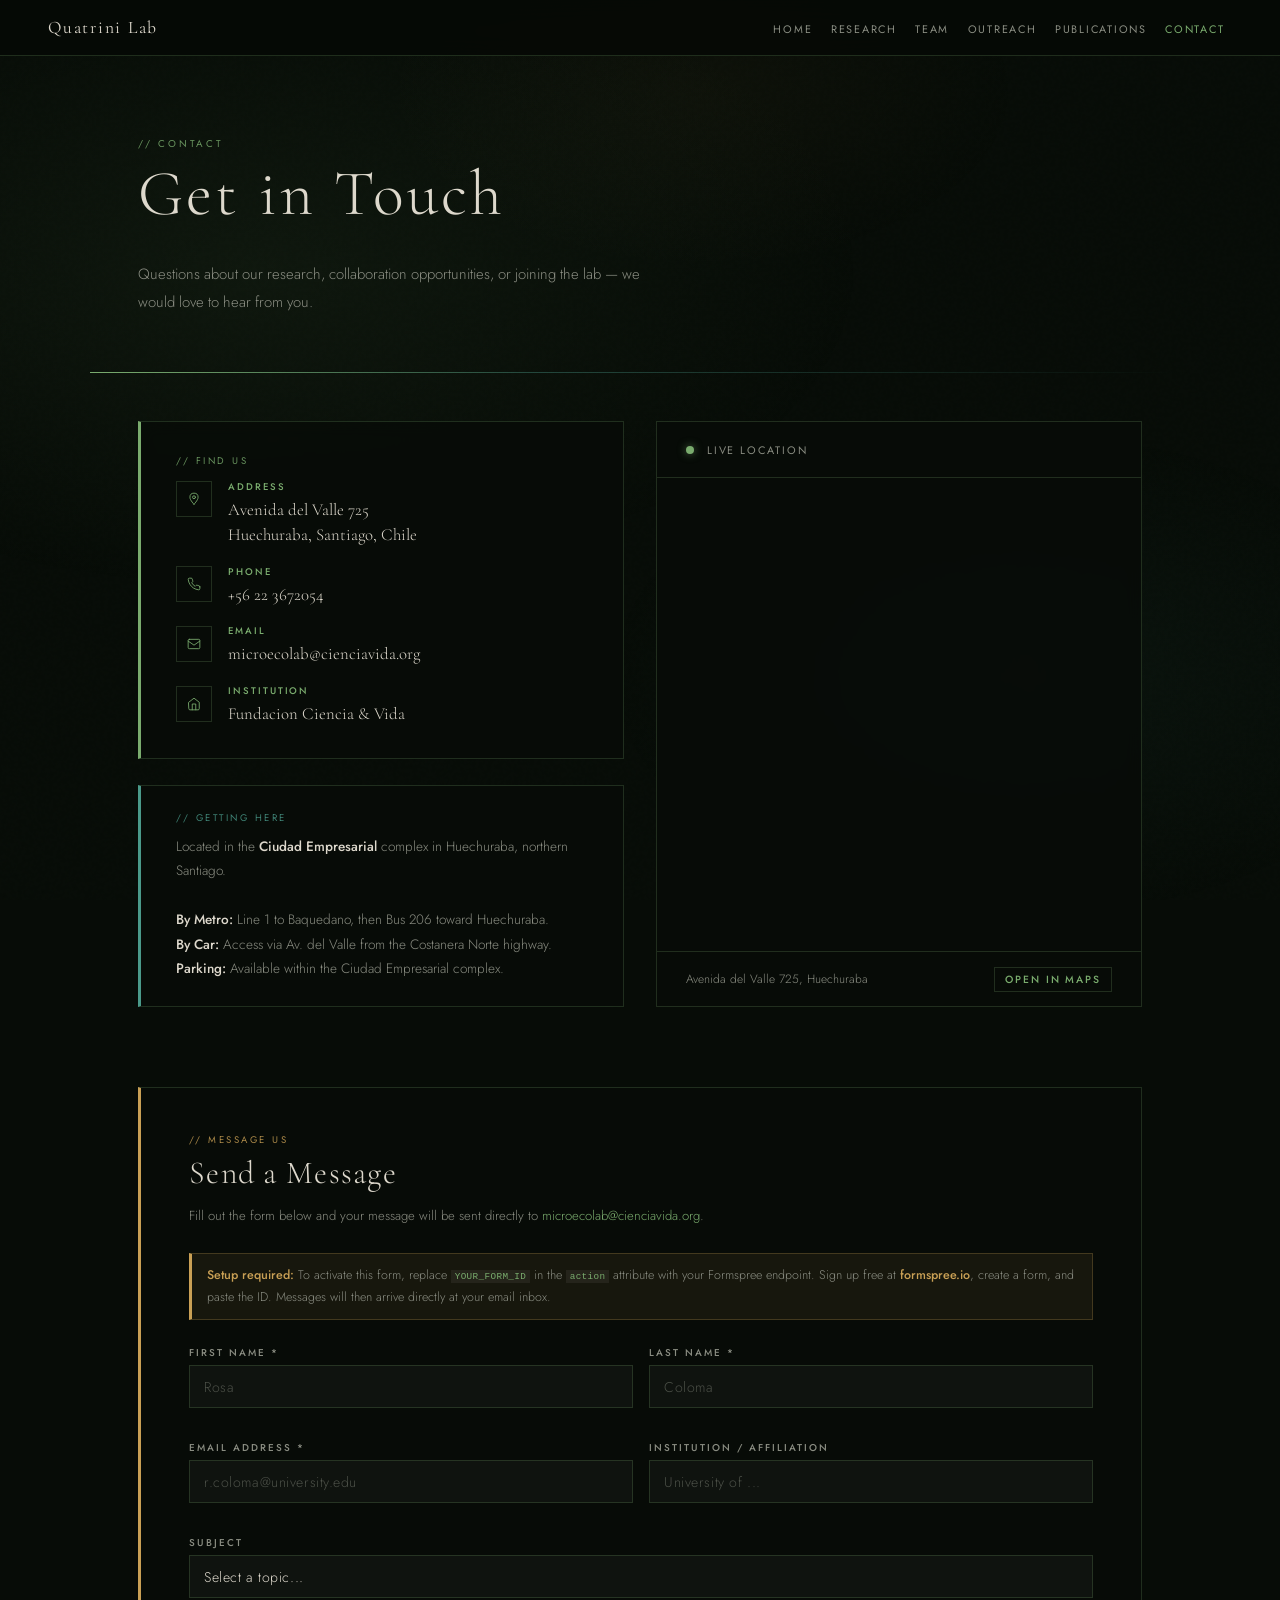
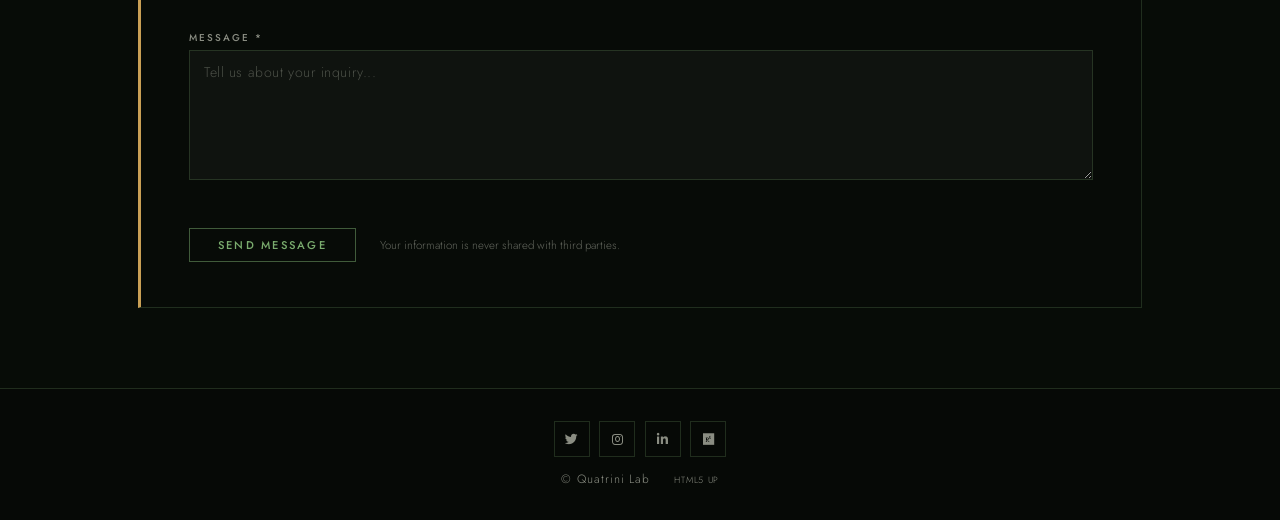
<file: contact.html>
<!DOCTYPE html>
<html lang="en">
<head>
  <meta charset="UTF-8" />
  <meta name="viewport" content="width=device-width, initial-scale=1.0"/>
  <title>Contact | Quatrini Lab</title>
  <link href="https://fonts.googleapis.com/css2?family=Cormorant+Garamond:ital,wght@0,300;0,400;0,600;1,300;1,400&family=Jost:wght@300;400;500;600&display=swap" rel="stylesheet"/>
  <link rel="stylesheet" href="https://cdnjs.cloudflare.com/ajax/libs/font-awesome/6.5.0/css/all.min.css"/>
  <style>
    *, *::before, *::after { box-sizing: border-box; margin: 0; padding: 0; }

    :root {
      --sage:        #7aac6e;
      --amber:       #c9a055;
      --rust:        #a84e2a;
      --teal:        #4a9a8a;
      --text-main:   #ddd8cc;
      --text-muted:  #8a8d82;
      --box-bg:      rgba(8, 12, 8, 0.82);
      --box-border:  rgba(122, 172, 110, 0.22);
      --box-border-h:rgba(122, 172, 110, 0.50);
      --page-bg:     #070c07;
    }

    html, body {
      min-height: 100vh;
      background: var(--page-bg);
      color: var(--text-main);
      font-family: 'Jost', sans-serif;
      font-weight: 300;
    }

    /* ── Background layers ── */
    body::before {
      content: '';
      position: fixed; inset: 0; z-index: 0;
      background:
        radial-gradient(ellipse 80% 60% at 20% 30%, rgba(122,172,110,0.07) 0%, transparent 60%),
        radial-gradient(ellipse 60% 50% at 80% 75%, rgba(74,154,138,0.06) 0%, transparent 55%),
        radial-gradient(ellipse 50% 40% at 55% 10%, rgba(201,160,85,0.04) 0%, transparent 50%);
      pointer-events: none;
    }

    body::after {
      content: '';
      position: fixed; inset: 0; z-index: 0;
      background-image: url("data:image/svg+xml,%3Csvg viewBox='0 0 256 256' xmlns='http://www.w3.org/2000/svg'%3E%3Cfilter id='noise'%3E%3CfeTurbulence type='fractalNoise' baseFrequency='0.9' numOctaves='4' stitchTiles='stitch'/%3E%3C/filter%3E%3Crect width='100%25' height='100%25' filter='url(%23noise)' opacity='0.03'/%3E%3C/svg%3E");
      opacity: 0.4;
      pointer-events: none;
    }

    /* ── Header ── */
    #header {
      position: fixed; top: 0; left: 0; right: 0; z-index: 100;
      display: flex; align-items: center; justify-content: space-between;
      padding: 0 3em;
      height: 56px;
      background: rgba(6, 9, 6, 0.90);
      backdrop-filter: blur(12px);
      -webkit-backdrop-filter: blur(12px);
      border-bottom: 1px solid var(--box-border);
    }

    #header h1 {
      font-family: 'Cormorant Garamond', serif;
      font-weight: 400;
      font-size: 1.1em;
      letter-spacing: 0.1em;
      color: var(--text-main);
    }

    #header h1 a { color: inherit; text-decoration: none; }

    #header nav ul {
      list-style: none;
      display: flex; gap: 0.2em;
    }

    #header nav ul li a {
      font-family: 'Jost', sans-serif;
      font-size: 0.68em;
      font-weight: 400;
      letter-spacing: 0.16em;
      text-transform: uppercase;
      color: var(--text-muted);
      text-decoration: none;
      padding: 0.4em 0.7em;
      transition: color 0.25s;
    }

    #header nav ul li a:hover,
    #header nav ul li a.active { color: var(--sage); }

    /* ── Page wrapper ── */
    .page-wrap {
      position: relative; z-index: 1;
      padding-top: 56px;
      min-height: 100vh;
    }

    /* ── Hero bar ── */
    .hero {
      padding: 5em 3em 3.5em;
      max-width: 1100px;
      margin: 0 auto;
    }

    .hero-tag {
      font-family: 'Jost', sans-serif;
      font-size: 0.62em;
      font-weight: 400;
      letter-spacing: 0.28em;
      text-transform: uppercase;
      color: var(--sage);
      opacity: 0.85;
      margin-bottom: 0.8em;
    }

    .hero h2 {
      font-family: 'Cormorant Garamond', serif;
      font-size: clamp(2.6rem, 5vw, 4rem);
      font-weight: 300;
      letter-spacing: 0.05em;
      color: var(--text-main);
      line-height: 1.1;
      margin-bottom: 0.5em;
    }

    .hero p {
      font-size: 0.93em;
      font-weight: 300;
      color: var(--text-muted);
      line-height: 1.85;
      max-width: 520px;
    }

    .hero-bar {
      height: 1px;
      background: linear-gradient(90deg, var(--sage) 0%, rgba(74,154,138,0.4) 40%, transparent 100%);
      max-width: 1100px;
      margin: 0 auto 3em;
    }

    /* ── Main grid ── */
    .contact-grid {
      max-width: 1100px;
      margin: 0 auto;
      padding: 0 3em 5em;
      display: grid;
      grid-template-columns: 1fr 1fr;
      gap: 2em;
    }

    /* ── Info panel ── */
    .info-panel {
      display: flex;
      flex-direction: column;
      gap: 1.6em;
    }

    .info-card {
      background: var(--box-bg);
      border: 1px solid var(--box-border);
      border-left: 3px solid var(--sage);
      padding: 2em 2.2em;
      backdrop-filter: blur(8px);
      transition: border-color 0.3s, background 0.3s;
    }

    .info-card:hover {
      border-color: var(--box-border-h);
      border-left-color: var(--amber);
      background: rgba(8,12,8,0.92);
    }

    .info-card .card-tag {
      font-size: 0.6em;
      font-weight: 400;
      letter-spacing: 0.26em;
      text-transform: uppercase;
      color: var(--sage);
      margin-bottom: 1.2em;
      opacity: 0.85;
    }

    .info-row {
      display: flex;
      align-items: flex-start;
      gap: 1em;
      margin-bottom: 1.1em;
    }

    .info-row:last-child { margin-bottom: 0; }

    .info-icon {
      width: 36px; height: 36px;
      border: 1px solid var(--box-border);
      display: flex; align-items: center; justify-content: center;
      flex-shrink: 0;
      margin-top: 0.1em;
    }

    .info-icon svg {
      width: 14px; height: 14px;
      fill: none;
      stroke: var(--sage);
      stroke-width: 1.5;
      stroke-linecap: round;
      stroke-linejoin: round;
    }

    .info-text {
      flex: 1;
    }

    .info-text .label {
      font-size: 0.6em;
      font-weight: 500;
      letter-spacing: 0.2em;
      text-transform: uppercase;
      color: var(--sage);
      margin-bottom: 0.3em;
    }

    .info-text .value {
      font-family: 'Cormorant Garamond', serif;
      font-size: 1.05em;
      font-weight: 300;
      color: var(--text-main);
      line-height: 1.5;
    }

    .info-text a {
      color: var(--text-main);
      text-decoration: none;
      transition: color 0.25s;
    }

    .info-text a:hover { color: var(--sage); }

    /* getting here note */
    .getting-here {
      background: var(--box-bg);
      border: 1px solid var(--box-border);
      border-left: 3px solid var(--teal);
      padding: 1.6em 2.2em;
      backdrop-filter: blur(8px);
    }

    .getting-here .card-tag {
      font-size: 0.6em;
      font-weight: 400;
      letter-spacing: 0.26em;
      text-transform: uppercase;
      color: var(--teal);
      margin-bottom: 0.9em;
      opacity: 0.85;
    }

    .getting-here p {
      font-size: 0.85em;
      color: var(--text-muted);
      line-height: 1.8;
    }

    .getting-here p strong {
      color: var(--text-main);
      font-weight: 500;
    }

    /* ── Map panel ── */
    .map-panel {
      background: var(--box-bg);
      border: 1px solid var(--box-border);
      backdrop-filter: blur(8px);
      display: flex;
      flex-direction: column;
      overflow: hidden;
      transition: border-color 0.3s;
    }

    .map-panel:hover { border-color: var(--box-border-h); }

    .map-header {
      padding: 1.2em 1.8em;
      border-bottom: 1px solid var(--box-border);
      display: flex;
      align-items: center;
      gap: 0.8em;
    }

    .map-dot {
      width: 8px; height: 8px;
      border-radius: 50%;
      background: var(--sage);
      box-shadow: 0 0 8px rgba(122,172,110,0.6);
      animation: pulse 2.4s ease-in-out infinite;
    }

    @keyframes pulse {
      0%, 100% { opacity: 1; box-shadow: 0 0 8px rgba(122,172,110,0.6); }
      50%       { opacity: 0.5; box-shadow: 0 0 16px rgba(122,172,110,0.3); }
    }

    .map-header span {
      font-size: 0.68em;
      font-weight: 400;
      letter-spacing: 0.18em;
      text-transform: uppercase;
      color: var(--text-muted);
    }

    .map-frame {
      flex: 1;
      min-height: 300px;
      position: relative;
      overflow: hidden;
    }

    .map-frame iframe {
      width: 100%; height: 100%;
      min-height: 300px;
      border: none;
      display: block;
      filter: saturate(0.5) brightness(0.7) hue-rotate(10deg);
      transition: filter 0.4s ease;
    }

    .map-panel:hover .map-frame iframe {
      filter: saturate(0.75) brightness(0.85) hue-rotate(5deg);
    }

    .map-footer {
      padding: 0.9em 1.8em;
      border-top: 1px solid var(--box-border);
      display: flex;
      align-items: center;
      justify-content: space-between;
    }

    .map-footer span {
      font-size: 0.75em;
      color: var(--text-muted);
      font-weight: 300;
    }

    .map-link {
      font-size: 0.65em;
      font-weight: 500;
      letter-spacing: 0.18em;
      text-transform: uppercase;
      color: var(--sage);
      text-decoration: none;
      border: 1px solid var(--box-border);
      padding: 0.4em 1em;
      transition: background 0.25s, border-color 0.25s, color 0.25s;
    }

    .map-link:hover {
      background: rgba(122,172,110,0.1);
      border-color: var(--sage);
      color: #fff;
    }

    /* ── Form section ── */
    .form-section {
      max-width: 1100px;
      margin: 0 auto;
      padding: 0 3em 5em;
    }

    .form-wrap {
      background: var(--box-bg);
      border: 1px solid var(--box-border);
      border-left: 3px solid var(--amber);
      padding: 2.8em 3em;
      backdrop-filter: blur(8px);
      position: relative;
    }

    .form-tag {
      font-size: 0.6em;
      font-weight: 400;
      letter-spacing: 0.26em;
      text-transform: uppercase;
      color: var(--amber);
      margin-bottom: 0.6em;
      opacity: 0.85;
    }

    .form-title {
      font-family: 'Cormorant Garamond', serif;
      font-size: clamp(1.6rem, 2.5vw, 2.2rem);
      font-weight: 300;
      letter-spacing: 0.04em;
      color: var(--text-main);
      margin-bottom: 0.4em;
    }

    .form-note {
      font-size: 0.82em;
      color: var(--text-muted);
      line-height: 1.7;
      margin-bottom: 2em;
    }

    .form-note a {
      color: var(--sage);
      text-decoration: none;
    }

    /* Formspree notice */
    .formspree-note {
      background: rgba(201,160,85,0.08);
      border: 1px solid rgba(201,160,85,0.25);
      border-left: 3px solid var(--amber);
      padding: 0.9em 1.2em;
      margin-bottom: 2em;
      font-size: 0.78em;
      color: var(--text-muted);
      line-height: 1.7;
    }

    .formspree-note strong {
      color: var(--amber);
      font-weight: 500;
    }

    .formspree-note code {
      background: rgba(255,255,255,0.06);
      padding: 0.1em 0.4em;
      font-size: 0.92em;
      color: var(--sage);
      letter-spacing: 0.04em;
    }

    .field-grid {
      display: grid;
      grid-template-columns: 1fr 1fr;
      gap: 1em;
      margin-bottom: 1em;
    }

    .field { margin-bottom: 1em; }
    .field.full { grid-column: 1 / -1; }

    .field label {
      display: block;
      font-size: 0.62em;
      font-weight: 500;
      letter-spacing: 0.2em;
      text-transform: uppercase;
      color: var(--text-muted);
      margin-bottom: 0.5em;
    }

    .field input,
    .field textarea,
    .field select {
      width: 100%;
      background: rgba(255,255,255,0.03);
      border: 1px solid var(--box-border);
      color: var(--text-main);
      font-family: 'Jost', sans-serif;
      font-weight: 300;
      font-size: 0.88em;
      letter-spacing: 0.04em;
      padding: 0.75em 1em;
      outline: none;
      transition: border-color 0.25s, background 0.25s;
      -webkit-appearance: none;
    }

    .field input::placeholder,
    .field textarea::placeholder {
      color: rgba(138,141,130,0.5);
    }

    .field input:focus,
    .field textarea:focus,
    .field select:focus {
      border-color: var(--sage);
      background: rgba(122,172,110,0.04);
    }

    .field input.error,
    .field textarea.error {
      border-color: var(--rust) !important;
    }

    .field select option { background: #0e140e; color: var(--text-main); }

    .field textarea { resize: vertical; min-height: 130px; }

    .form-actions { margin-top: 1.6em; display: flex; align-items: center; gap: 1.5em; }

    .btn-submit {
      display: inline-block;
      padding: 0.75em 2.5em;
      background: transparent;
      border: 1px solid var(--box-border-h);
      color: var(--sage);
      font-family: 'Jost', sans-serif;
      font-weight: 500;
      font-size: 0.7em;
      letter-spacing: 0.2em;
      text-transform: uppercase;
      cursor: pointer;
      transition: background 0.3s, border-color 0.3s, color 0.3s;
    }

    .btn-submit:hover {
      background: rgba(122,172,110,0.1);
      border-color: var(--sage);
      color: #fff;
    }

    .form-privacy {
      font-size: 0.72em;
      color: var(--text-muted);
      opacity: 0.7;
    }

    /* Success state */
    .form-success {
      display: none;
      text-align: center;
      padding: 3em 2em;
    }

    .form-success.visible { display: block; }

    .success-icon {
      width: 48px; height: 48px;
      border: 1px solid var(--sage);
      border-radius: 50%;
      display: flex; align-items: center; justify-content: center;
      margin: 0 auto 1.2em;
    }

    .success-icon svg {
      width: 20px; height: 20px;
      stroke: var(--sage);
      stroke-width: 1.5;
      fill: none;
      stroke-linecap: round;
      stroke-linejoin: round;
    }

    .success-title {
      font-family: 'Cormorant Garamond', serif;
      font-size: 1.8rem;
      font-weight: 300;
      color: var(--text-main);
      letter-spacing: 0.05em;
      margin-bottom: 0.4em;
    }

    .success-note {
      font-size: 0.85em;
      color: var(--text-muted);
      line-height: 1.7;
    }

    /* ── Footer ── */
    #footer {
      position: relative; z-index: 1;
      background: #060906;
      border-top: 1px solid var(--box-border);
      padding: 2em 3em;
      display: flex;
      flex-direction: column;
      align-items: center;
      gap: 0.8em;
    }

    #footer .icons {
      list-style: none;
      display: flex; gap: 0.6em;
    }

    #footer .icons li a {
      display: inline-flex;
      align-items: center; justify-content: center;
      width: 36px; height: 36px;
      border: 1px solid var(--box-border);
      color: var(--text-muted);
      font-size: 0.8em;
      text-decoration: none;
      transition: color 0.25s, border-color 0.25s;
    }

    #footer .icons li a:hover {
      color: var(--sage);
      border-color: var(--sage);
    }

    #footer .menu {
      list-style: none;
      display: flex; gap: 1.5em;
    }

    #footer .menu li,
    #footer .menu li a {
      font-size: 0.75em;
      font-weight: 300;
      letter-spacing: 0.08em;
      color: var(--text-muted);
      text-decoration: none;
    }

    #footer .menu li a:hover { color: var(--sage); }

    /* ── Responsive ── */
    @media (max-width: 900px) {
      .contact-grid { grid-template-columns: 1fr; padding: 0 2em 3em; }
      .form-section  { padding: 0 2em 3em; }
      .field-grid    { grid-template-columns: 1fr; }
      .hero          { padding: 4em 2em 2.5em; }
      #header        { padding: 0 1.5em; }
    }

    @media (max-width: 600px) {
      .contact-grid, .form-section { padding: 0 1.2em 2.5em; }
      .form-wrap { padding: 2em 1.5em; }
      .map-frame, .map-frame iframe { min-height: 220px; }
    }
  </style>
</head>
<body>

  <!-- Header -->
  <header id="header">
    <h1><a href="index.html">Quatrini Lab</a></h1>
    <nav>
      <ul>
        <li><a href="index.html">Home</a></li>
        <li><a href="research.html">Research</a></li>
        <li><a href="team.html">Team</a></li>
        <li><a href="outreach.html">Outreach</a></li>
        <li><a href="publications.html">Publications</a></li>
        <li><a href="contact.html" class="active">Contact</a></li>
      </ul>
    </nav>
  </header>

  <div class="page-wrap">

    <!-- Hero -->
    <div class="hero">
      <div class="hero-tag">// contact</div>
      <h2>Get in Touch</h2>
      <p>Questions about our research, collaboration opportunities, or joining the lab — we would love to hear from you.</p>
    </div>
    <div class="hero-bar"></div>

    <!-- Info + Map grid -->
    <div class="contact-grid">

      <!-- Left: Info -->
      <div class="info-panel">

        <div class="info-card">
          <div class="card-tag">// find us</div>

          <div class="info-row">
            <div class="info-icon">
              <svg viewBox="0 0 24 24"><path d="M12 21s-7-6.75-7-12a7 7 0 0 1 14 0c0 5.25-7 12-7 12z"/><circle cx="12" cy="9" r="2.5"/></svg>
            </div>
            <div class="info-text">
              <div class="label">Address</div>
              <div class="value">Avenida del Valle 725<br/>Huechuraba, Santiago, Chile</div>
            </div>
          </div>

          <div class="info-row">
            <div class="info-icon">
              <svg viewBox="0 0 24 24"><path d="M22 16.92v3a2 2 0 0 1-2.18 2A19.79 19.79 0 0 1 11.25 19a19.5 19.5 0 0 1-6-6A19.79 19.79 0 0 1 2.12 4.18 2 2 0 0 1 4.11 2h3a2 2 0 0 1 2 1.72c.127.96.361 1.903.7 2.81a2 2 0 0 1-.45 2.11L8.09 9.91a16 16 0 0 0 6 6l1.27-1.27a2 2 0 0 1 2.11-.45c.907.339 1.85.573 2.81.7A2 2 0 0 1 22 16.92z"/></svg>
            </div>
            <div class="info-text">
              <div class="label">Phone</div>
              <div class="value"><a href="tel:+56223672054">+56 22 3672054</a></div>
            </div>
          </div>

          <div class="info-row">
            <div class="info-icon">
              <svg viewBox="0 0 24 24"><rect x="2" y="4" width="20" height="16" rx="2"/><path d="m2 7 10 7 10-7"/></svg>
            </div>
            <div class="info-text">
              <div class="label">Email</div>
              <div class="value"><a href="mailto:microecolab@cienciavida.org">microecolab@cienciavida.org</a></div>
            </div>
          </div>

          <div class="info-row">
            <div class="info-icon">
              <svg viewBox="0 0 24 24"><path d="M3 9l9-7 9 7v11a2 2 0 0 1-2 2H5a2 2 0 0 1-2-2z"/><polyline points="9,22 9,12 15,12 15,22"/></svg>
            </div>
            <div class="info-text">
              <div class="label">Institution</div>
              <div class="value"><a href="https://www.cienciavida.org" target="_blank" rel="noopener">Fundacion Ciencia &amp; Vida</a></div>
            </div>
          </div>
        </div>

        <div class="getting-here">
          <div class="card-tag">// getting here</div>
          <p>
            Located in the <strong>Ciudad Empresarial</strong> complex in Huechuraba, northern Santiago.<br/><br/>
            <strong>By Metro:</strong> Line 1 to Baquedano, then Bus 206 toward Huechuraba.<br/>
            <strong>By Car:</strong> Access via Av. del Valle from the Costanera Norte highway.<br/>
            <strong>Parking:</strong> Available within the Ciudad Empresarial complex.
          </p>
        </div>

      </div>

      <!-- Right: Map -->
      <div class="map-panel">
        <div class="map-header">
          <div class="map-dot"></div>
          <span>Live Location</span>
        </div>
        <div class="map-frame">
          <iframe
            src="https://www.google.com/maps/embed?pb=!1m18!1m12!1m3!1d3330.0!2d-70.65!3d-33.37!2m3!1f0!2f0!3f0!3m2!1i1024!2i768!4f13.1!3m3!1m2!1s0x9662c3b1b1b1b1b1%3A0x1!2sAvenida+del+Valle+725%2C+Huechuraba%2C+Santiago%2C+Chile!5e0!3m2!1sen!2scl!4v1700000000000!5m2!1sen!2scl"
            allowfullscreen=""
            loading="lazy"
            referrerpolicy="no-referrer-when-downgrade"
            title="Quatrini Lab location">
          </iframe>
        </div>
        <div class="map-footer">
          <span>Avenida del Valle 725, Huechuraba</span>
          <a class="map-link"
             href="https://www.google.com/maps/search/Avenida+del+Valle+725,+Huechuraba,+Santiago,+Chile"
             target="_blank"
             rel="noopener">
            Open in Maps
          </a>
        </div>
      </div>

    </div><!-- /contact-grid -->

    <!-- Form section -->
    <div class="form-section">
      <div class="form-wrap">
        <div class="form-tag">// message us</div>
        <h3 class="form-title">Send a Message</h3>
        <p class="form-note">
          Fill out the form below and your message will be sent directly to
          <a href="mailto:microecolab@cienciavida.org">microecolab@cienciavida.org</a>.
        </p>

        <!-- FORMSPREE SETUP NOTICE — remove once configured -->
        <div class="formspree-note">
          <strong>Setup required:</strong> To activate this form, replace <code>YOUR_FORM_ID</code>
          in the <code>action</code> attribute with your Formspree endpoint.
          Sign up free at <strong>formspree.io</strong>, create a form, and paste the ID.
          Messages will then arrive directly at your email inbox.
        </div>

        <form id="contactForm"
              action="https://formspree.io/f/YOUR_FORM_ID"
              method="POST">

          <div class="field-grid">
            <div class="field">
              <label for="fname">First Name *</label>
              <input type="text" id="fname" name="first_name" placeholder="Rosa"/>
            </div>
            <div class="field">
              <label for="lname">Last Name *</label>
              <input type="text" id="lname" name="last_name" placeholder="Coloma"/>
            </div>
            <div class="field">
              <label for="email">Email Address *</label>
              <input type="email" id="email" name="email" placeholder="r.coloma@university.edu"/>
            </div>
            <div class="field">
              <label for="affil">Institution / Affiliation</label>
              <input type="text" id="affil" name="affiliation" placeholder="University of ..."/>
            </div>
            <div class="field full">
              <label for="subject">Subject</label>
              <select id="subject" name="subject">
                <option value="">Select a topic...</option>
                <option value="collaboration">Research Collaboration</option>
                <option value="phd">PhD Inquiry</option>
                <option value="postdoc">Postdoc Inquiry</option>
                <option value="visit">Lab Visit</option>
                <option value="media">Media / Press</option>
                <option value="other">Other</option>
              </select>
            </div>
            <div class="field full">
              <label for="message">Message *</label>
              <textarea id="message" name="message" placeholder="Tell us about your inquiry..."></textarea>
            </div>
          </div>

          <div class="form-actions">
            <button type="submit" class="btn-submit">Send Message</button>
            <span class="form-privacy">Your information is never shared with third parties.</span>
          </div>
        </form>

        <!-- Success message -->
        <div class="form-success" id="formSuccess">
          <div class="success-icon">
            <svg viewBox="0 0 24 24"><polyline points="20 6 9 17 4 12"/></svg>
          </div>
          <div class="success-title">Message Sent</div>
          <p class="success-note">Thank you for reaching out.<br/>We will get back to you as soon as possible.</p>
        </div>

      </div>
    </div>

  </div><!-- /page-wrap -->

  <!-- Footer -->
  <footer id="footer">
    <ul class="icons">
      <li><a href="#" title="Twitter"><i class="fab fa-twitter"></i></a></li>
      <li><a href="#" title="Instagram"><i class="fab fa-instagram"></i></a></li>
      <li><a href="#" title="LinkedIn"><i class="fab fa-linkedin-in"></i></a></li>
      <li><a href="#" title="ResearchGate"><i class="fab fa-researchgate"></i></a></li>
    </ul>
    <ul class="menu">
      <li>&copy; Quatrini Lab</li>
      <li><a href="https://html5up.net">HTML5 UP</a></li>
    </ul>
  </footer>

  <script>
    const form = document.getElementById('contactForm');
    const successBox = document.getElementById('formSuccess');

    form.addEventListener('submit', async function(e) {
      // Validate required fields
      const required = ['fname','lname','email','message'];
      let valid = true;
      required.forEach(id => {
        const el = document.getElementById(id);
        if (!el.value.trim()) {
          el.classList.add('error');
          valid = false;
        } else {
          el.classList.remove('error');
        }
      });
      if (!valid) { e.preventDefault(); return; }

      // If Formspree not yet configured, show demo success
      if (form.action.includes('YOUR_FORM_ID')) {
        e.preventDefault();
        form.style.opacity = '0';
        form.style.transition = 'opacity 0.4s';
        setTimeout(() => {
          form.style.display = 'none';
          successBox.classList.add('visible');
          successBox.style.opacity = '0';
          successBox.style.transition = 'opacity 0.4s';
          requestAnimationFrame(() => { successBox.style.opacity = '1'; });
        }, 400);
      }
      // If real Formspree ID is set, let the form submit normally
    });

    // Remove error highlight on input
    ['fname','lname','email','message'].forEach(id => {
      document.getElementById(id).addEventListener('input', function() {
        this.classList.remove('error');
      });
    });
  </script>

</body>
</html>
</file>
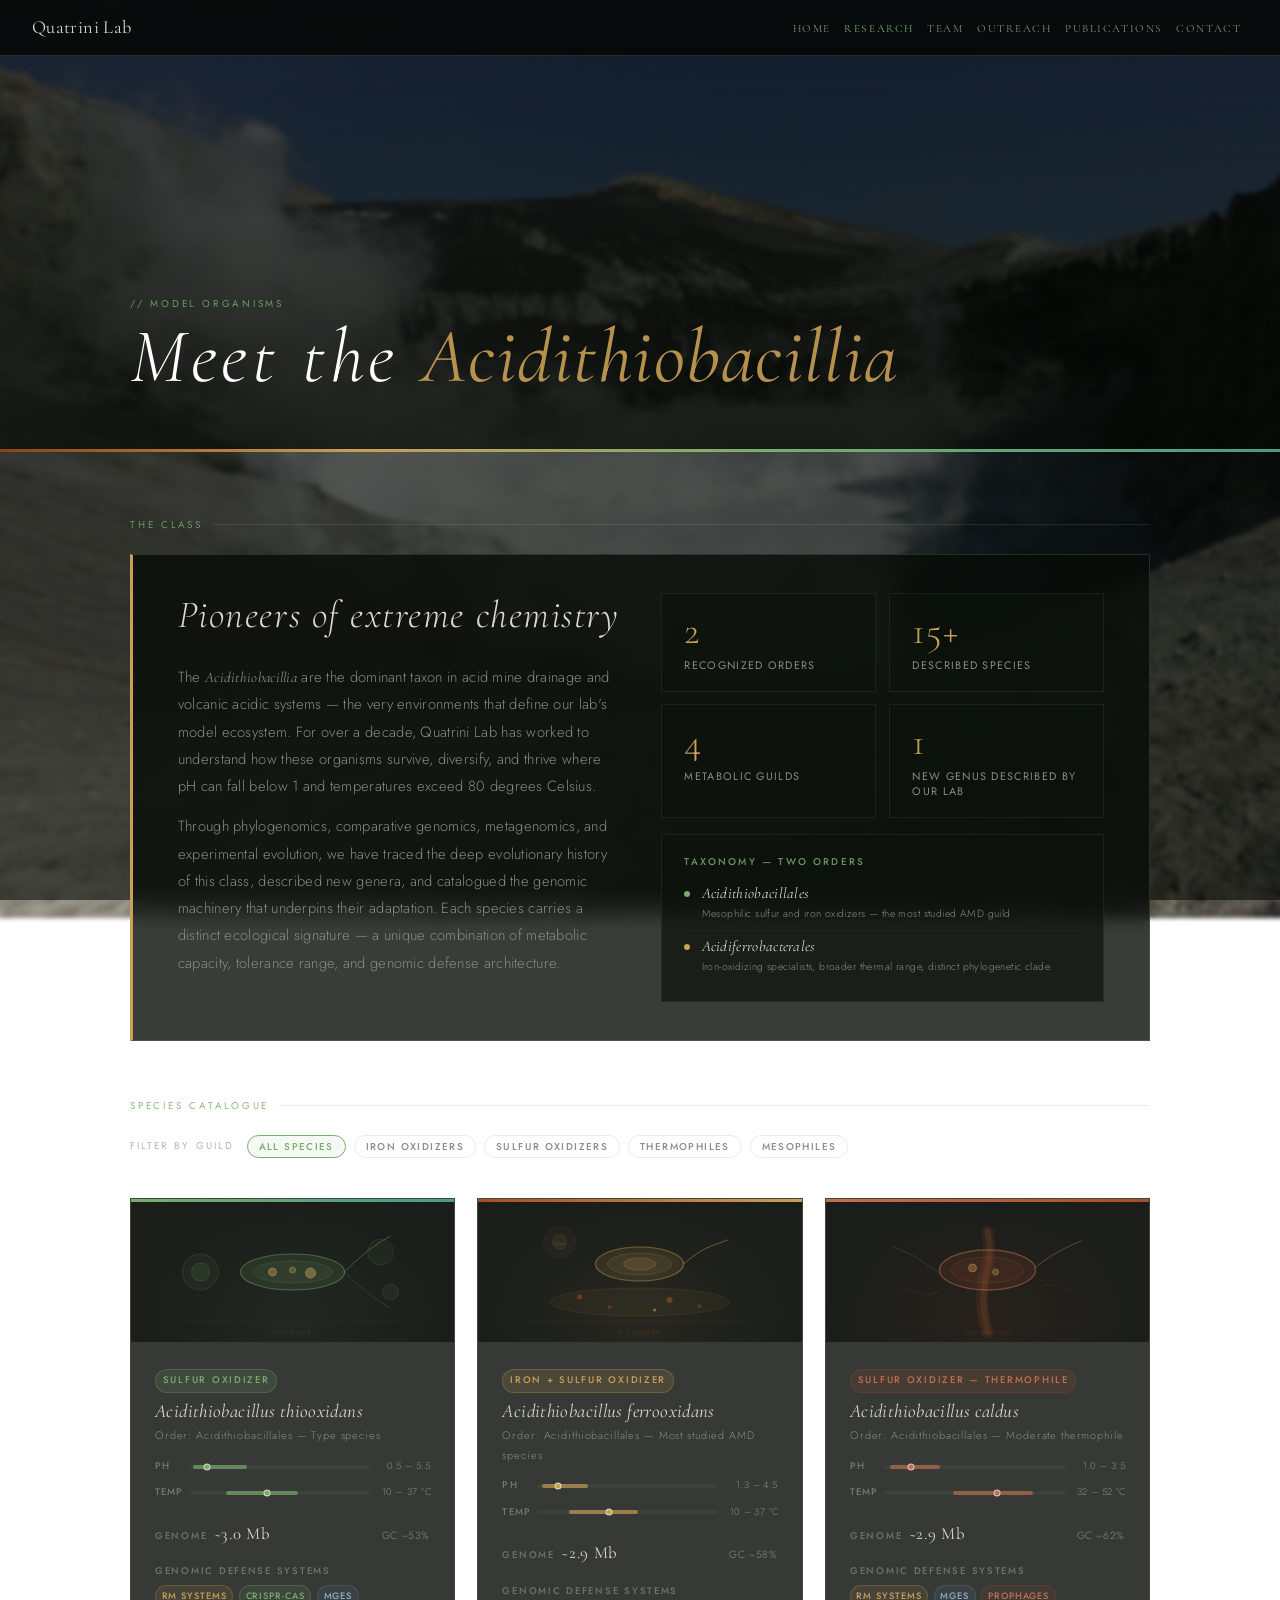
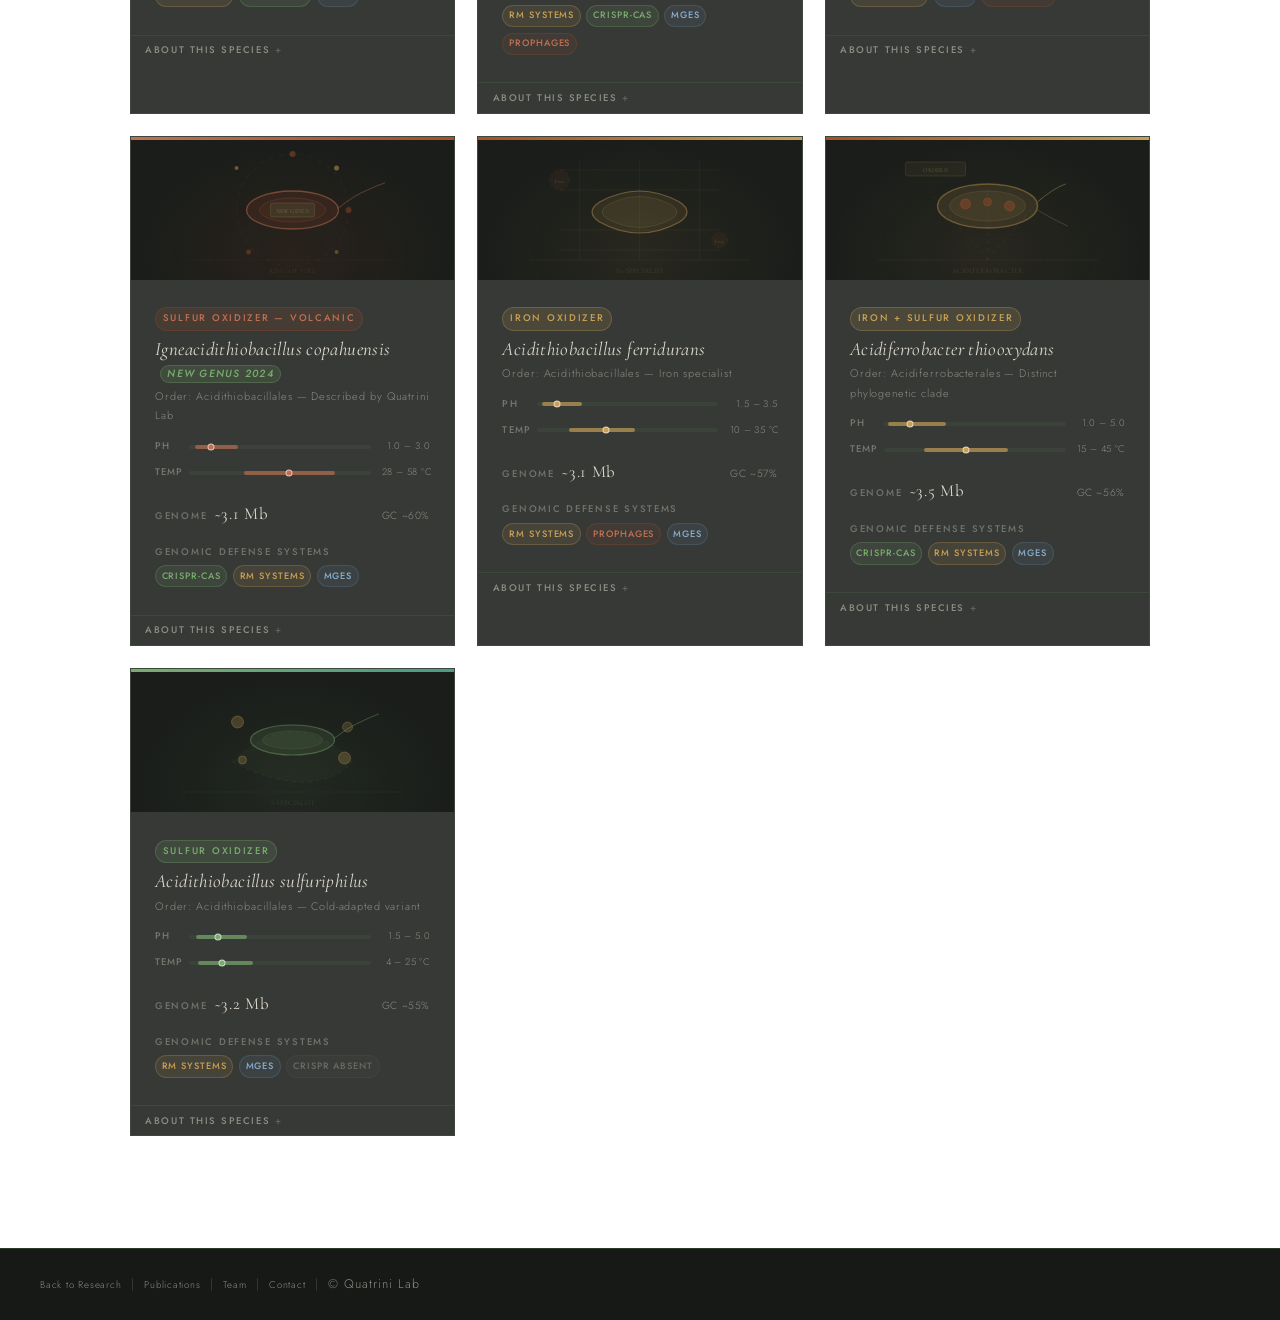
<file: meet.html>
<!DOCTYPE html>
<html lang="en">
<head>
  <meta charset="UTF-8" />
  <meta name="viewport" content="width=device-width, initial-scale=1.0"/>
  <title>Meet the Acidithiobacillia | Quatrini Lab</title>
  <link href="https://fonts.googleapis.com/css2?family=Cormorant+Garamond:ital,wght@0,300;0,400;0,600;1,300;1,400&family=Jost:wght@300;400;500;600&display=swap" rel="stylesheet">
  <style>
    *, *::before, *::after { box-sizing: border-box; margin: 0; padding: 0; }

    :root {
      --bg-image:    url("images/volcano.jpg");
      --sage:        #7aac6e;
      --amber:       #c9a055;
      --rust:        #a84e2a;
      --text-main:   #ddd8cc;
      --text-muted:  #8a8d82;
      --box-bg:      rgba(8, 12, 8, 0.80);
      --box-border:  rgba(122, 172, 110, 0.22);
      --box-border-hover: rgba(122, 172, 110, 0.50);
      --bg-card:     rgba(10, 14, 10, 0.82);
      --bg-lift:     rgba(18, 24, 16, 0.88);
      --sage-dim:    rgba(122,172,110,0.18);
      --sage-mid:    rgba(122,172,110,0.35);
      --amber-dim:   rgba(201,160,85,0.18);
      --border:      rgba(122,172,110,0.12);
      --border-h:    rgba(122,172,110,0.40);
    }

    html { scroll-behavior: smooth; }

    body {
      font-family: 'Cormorant Garamond', serif;
      font-weight: 400;
      letter-spacing: 0.02em;
      color: var(--text-main);
      line-height: 1.8;
      min-height: 100vh;
      position: relative;
    }

    body::before {
      content: '';
      position: fixed;
      inset: 0;
      z-index: -2;
      background: var(--bg-image) center center / cover no-repeat;
      filter: blur(2px) brightness(0.8) saturate(0.75);
      transform: scale(1.04);
    }

    body::after {
      content: '';
      position: fixed;
      inset: 0;
      z-index: -1;
      background: rgba(6, 10, 6, 0.60);
    }

    *, body, input, select, textarea, button, p, li, span, div {
      font-family: 'Cormorant Garamond', serif !important;
      font-weight: 400;
      letter-spacing: 0.02em;
    }

    h1, h2, h3, h4, h5, h6 {
      font-family: 'Cormorant Garamond', serif !important;
      font-weight: 400 !important;
      letter-spacing: 0.04em;
    }

    /* ── HEADER ── */
    #header {
      position: fixed;
      top: 0; left: 0; right: 0;
      display: flex;
      align-items: center;
      justify-content: space-between;
      padding: 0 2em;
      height: 3.5em;
      background: rgba(6, 9, 6, 0.88) !important;
      backdrop-filter: blur(10px);
      -webkit-backdrop-filter: blur(10px);
      border-bottom: 1px solid var(--box-border);
      z-index: 1000;
    }

    #header h1 {
      font-family: 'Cormorant Garamond', serif !important;
      font-weight: 400 !important;
      letter-spacing: 0.08em;
      color: var(--text-main) !important;
      font-size: 1.15em;
    }

    #header h1 a { color: inherit; text-decoration: none; }

    #header nav ul {
      list-style: none;
      display: flex;
      align-items: center;
    }

    #header nav ul li a {
      font-family: 'Cormorant Garamond', serif !important;
      font-weight: 400 !important;
      letter-spacing: 0.14em;
      text-transform: uppercase;
      font-size: 0.7em;
      color: var(--text-muted) !important;
      text-decoration: none;
      transition: color 0.25s ease;
      padding: 0 0.6em;
    }

    #header nav ul li a:hover,
    #header nav ul li a.active { color: var(--sage) !important; }

    /* ── HERO ── */
    .hero {
      margin-top: 3.5em;
      position: relative;
      height: 44vh;
      min-height: 280px;
      display: flex;
      align-items: flex-end;
      padding-bottom: 3.5em;
      overflow: hidden;
    }

    .hero::before {
      content: '';
      position: absolute;
      inset: 0;
      background: linear-gradient(to bottom, rgba(6,10,6,0.0) 0%, rgba(6,10,6,0.70) 100%);
      pointer-events: none;
    }

    .hero-bar {
      position: absolute;
      bottom: 0; left: 0; right: 0;
      height: 3px;
      background: linear-gradient(90deg, #8b4513 0%, #c9a055 28%, #7aac6e 60%, #4a9a8a 100%);
    }

    .hero-content {
      position: relative;
      z-index: 1;
      max-width: 1100px;
      margin: 0 auto;
      padding: 0 2.5em;
      width: 100%;
    }

    .hero-content .label {
      font-family: 'Jost', sans-serif !important;
      font-size: 0.62em;
      font-weight: 400 !important;
      letter-spacing: 0.28em;
      text-transform: uppercase;
      color: var(--sage);
      margin-bottom: 0.6em;
      opacity: 0.85;
      display: block;
    }

    .hero-content h1 {
      font-family: 'Cormorant Garamond', serif !important;
      font-weight: 300 !important;
      font-size: clamp(2.8rem, 6vw, 5rem) !important;
      letter-spacing: 0.06em;
      color: #ffffff !important;
      line-height: 1.0;
      font-style: italic;
    }

    .hero-content h1 em {
      font-style: italic;
      color: rgba(201,160,85,0.9);
    }

    /* ── PAGE BODY ── */
    .page-body {
      max-width: 1100px;
      margin: 0 auto;
      padding: 4em 2.5em 7em;
    }

    .section-label {
      font-family: 'Jost', sans-serif !important;
      font-size: 0.62em;
      font-weight: 400 !important;
      letter-spacing: 0.28em;
      text-transform: uppercase;
      color: var(--sage);
      margin-bottom: 2em;
      display: flex;
      align-items: center;
      gap: 1em;
      opacity: 0.85;
    }

    .section-label::after {
      content: '';
      flex: 1;
      height: 1px;
      background: var(--box-border);
    }

    /* ── INTRO BLOCK ── */
    .intro-block {
      background: var(--box-bg);
      border: 1px solid var(--box-border);
      border-left: 3px solid var(--amber);
      backdrop-filter: blur(8px);
      padding: 2.4em 2.8em;
      margin-bottom: 3.5em;
      display: grid;
      grid-template-columns: 1fr 1fr;
      gap: 2.5em;
      align-items: start;
    }

    .intro-text h2 {
      font-family: 'Cormorant Garamond', serif !important;
      font-weight: 300 !important;
      font-size: clamp(1.6rem, 3vw, 2.4rem) !important;
      color: var(--text-main) !important;
      line-height: 1.15;
      margin-bottom: 0.7em;
      font-style: italic;
    }

    .intro-text p {
      font-family: 'Jost', sans-serif !important;
      font-weight: 300 !important;
      font-size: 0.92em !important;
      line-height: 1.85 !important;
      color: var(--text-muted) !important;
      margin-bottom: 0.9em;
    }

    .intro-text p:last-child { margin-bottom: 0; }

    /* ── TAXONOMY STATS PANEL ── */
    .intro-stats {
      display: flex;
      flex-direction: column;
      gap: 1em;
    }

    .stat-row {
      display: grid;
      grid-template-columns: 1fr 1fr;
      gap: 0.8em;
    }

    .stat-box {
      background: rgba(12, 18, 12, 0.70);
      border: 1px solid var(--border);
      padding: 1.1em 1.4em;
      transition: border-color 0.25s ease;
    }

    .stat-box:hover { border-color: var(--border-h); }

    .stat-val {
      font-family: 'Cormorant Garamond', serif !important;
      font-weight: 300 !important;
      font-size: 2.4em !important;
      color: var(--amber) !important;
      line-height: 1;
      margin-bottom: 0.2em;
      letter-spacing: 0.02em;
    }

    .stat-desc {
      font-family: 'Jost', sans-serif !important;
      font-weight: 400 !important;
      font-size: 0.68em !important;
      letter-spacing: 0.12em;
      text-transform: uppercase;
      color: var(--text-muted) !important;
      line-height: 1.4;
    }

    .orders-list {
      background: rgba(12, 18, 12, 0.70);
      border: 1px solid var(--border);
      padding: 1.1em 1.4em;
    }

    .orders-list-label {
      font-family: 'Jost', sans-serif !important;
      font-size: 0.62em !important;
      font-weight: 500 !important;
      letter-spacing: 0.22em;
      text-transform: uppercase;
      color: var(--sage) !important;
      margin-bottom: 0.7em;
      opacity: 0.85;
      display: block;
    }

    .order-item {
      display: flex;
      align-items: flex-start;
      gap: 0.7em;
      padding: 0.4em 0;
      border-bottom: 1px solid rgba(122,172,110,0.06);
    }

    .order-item:last-child { border-bottom: none; }

    .order-dot {
      width: 6px;
      height: 6px;
      border-radius: 50%;
      flex-shrink: 0;
      margin-top: 0.45em;
    }

    .order-dot.sage  { background: var(--sage); }
    .order-dot.amber { background: var(--amber); }

    .order-name {
      font-family: 'Cormorant Garamond', serif !important;
      font-weight: 400 !important;
      font-size: 0.95em !important;
      font-style: italic;
      color: var(--text-main) !important;
      line-height: 1.3;
    }

    .order-sub {
      font-family: 'Jost', sans-serif !important;
      font-weight: 300 !important;
      font-size: 0.65em !important;
      color: var(--text-muted) !important;
      letter-spacing: 0.04em;
      margin-top: 0.1em;
    }

    /* ── FILTER PILLS ── */
    .filter-strip {
      display: flex;
      flex-wrap: wrap;
      align-items: center;
      gap: 0.5em;
      margin-bottom: 2.5em;
    }

    .filter-label {
      font-family: 'Jost', sans-serif !important;
      font-size: 0.62em !important;
      font-weight: 400 !important;
      letter-spacing: 0.22em;
      text-transform: uppercase;
      color: var(--text-muted) !important;
      opacity: 0.65;
      margin-right: 0.5em;
      white-space: nowrap;
    }

    .filter-btn {
      font-family: 'Jost', sans-serif !important;
      font-size: 0.62em !important;
      font-weight: 500 !important;
      letter-spacing: 0.14em;
      text-transform: uppercase;
      padding: 0.32em 1.1em;
      border: 1px solid rgba(122,172,110,0.20);
      background: transparent;
      color: var(--text-muted) !important;
      cursor: pointer;
      transition: all 0.2s ease;
      border-radius: 2em;
    }

    .filter-btn:hover,
    .filter-btn.active {
      border-color: var(--sage);
      color: var(--sage) !important;
      background: rgba(122,172,110,0.08);
    }

    .filter-btn[data-filter="iron"].active   { border-color: var(--amber); color: var(--amber) !important; background: rgba(201,160,85,0.08); }
    .filter-btn[data-filter="sulfur"].active { border-color: var(--sage);  color: var(--sage) !important;  background: rgba(122,172,110,0.08); }
    .filter-btn[data-filter="thermo"].active { border-color: #c07050;      color: #c07050 !important;       background: rgba(168,78,42,0.08); }
    .filter-btn[data-filter="meso"].active   { border-color: #6aaf9a;      color: #6aaf9a !important;       background: rgba(74,154,138,0.08); }

    /* ── SPECIES GRID ── */
    .species-grid {
      display: grid;
      grid-template-columns: repeat(3, 1fr);
      gap: 1.4em;
    }

    /* ── SPECIES CARD ── */
    .sp-card {
      background: var(--bg-card);
      border: 1px solid var(--border);
      backdrop-filter: blur(8px);
      position: relative;
      overflow: hidden;
      transition: border-color 0.3s ease, box-shadow 0.3s ease, transform 0.3s ease;
      cursor: default;
    }

    .sp-card:hover {
      border-color: var(--border-h);
      box-shadow: 0 12px 40px rgba(0,0,0,0.45);
      transform: translateY(-2px);
    }

    /* Top accent bar keyed to metabolic guild */
    .sp-card-bar {
      height: 3px;
      width: 100%;
    }

    .guild-iron   .sp-card-bar { background: linear-gradient(90deg, var(--rust), var(--amber)); }
    .guild-sulfur .sp-card-bar { background: linear-gradient(90deg, var(--sage), #4a9a8a); }
    .guild-thermo .sp-card-bar { background: linear-gradient(90deg, #c07050, var(--rust)); }
    .guild-meso   .sp-card-bar { background: linear-gradient(90deg, #4a9a8a, #6aaf9a); }

    /* SVG portrait area */
    .sp-portrait {
      width: 100%;
      height: 140px;
      display: flex;
      align-items: center;
      justify-content: center;
      position: relative;
      overflow: hidden;
      background: rgba(8, 11, 8, 0.60);
    }

    .sp-portrait svg {
      width: 100%;
      height: 100%;
      position: absolute;
      inset: 0;
    }

    /* Subtle guild glow behind portrait */
    .guild-iron   .sp-portrait { background: radial-gradient(ellipse at 50% 80%, rgba(201,160,85,0.08) 0%, transparent 70%), rgba(8,11,8,0.60); }
    .guild-sulfur .sp-portrait { background: radial-gradient(ellipse at 50% 80%, rgba(122,172,110,0.08) 0%, transparent 70%), rgba(8,11,8,0.60); }
    .guild-thermo .sp-portrait { background: radial-gradient(ellipse at 50% 80%, rgba(168,78,42,0.10) 0%, transparent 70%), rgba(8,11,8,0.60); }
    .guild-meso   .sp-portrait { background: radial-gradient(ellipse at 50% 80%, rgba(74,154,138,0.08) 0%, transparent 70%), rgba(8,11,8,0.60); }

    /* Card body */
    .sp-body {
      padding: 1.4em 1.5em 0.8em;
    }

    .sp-guild-badge {
      font-family: 'Jost', sans-serif !important;
      font-size: 0.6em !important;
      font-weight: 500 !important;
      letter-spacing: 0.18em;
      text-transform: uppercase;
      padding: 0.22em 0.7em;
      border-radius: 2em;
      display: inline-block;
      margin-bottom: 0.75em;
    }

    .guild-iron   .sp-guild-badge { background: rgba(201,160,85,0.14); color: var(--amber) !important; border: 1px solid rgba(201,160,85,0.28); }
    .guild-sulfur .sp-guild-badge { background: rgba(122,172,110,0.14); color: var(--sage) !important;  border: 1px solid rgba(122,172,110,0.28); }
    .guild-thermo .sp-guild-badge { background: rgba(168,78,42,0.14);   color: #c07050 !important;      border: 1px solid rgba(168,78,42,0.26); }
    .guild-meso   .sp-guild-badge { background: rgba(74,154,138,0.14);  color: #6aaf9a !important;      border: 1px solid rgba(74,154,138,0.26); }

    .sp-name {
      font-family: 'Cormorant Garamond', serif !important;
      font-weight: 400 !important;
      font-size: 1.18em !important;
      font-style: italic;
      color: var(--text-main) !important;
      line-height: 1.2;
      margin-bottom: 0.2em;
      letter-spacing: 0.02em;
    }

    .sp-clade {
      font-family: 'Jost', sans-serif !important;
      font-weight: 300 !important;
      font-size: 0.68em !important;
      color: var(--text-muted) !important;
      letter-spacing: 0.08em;
      margin-bottom: 1.1em;
    }

    /* New genus badge */
    .sp-new-badge {
      display: inline-block;
      font-family: 'Jost', sans-serif !important;
      font-size: 0.55em !important;
      font-weight: 500 !important;
      letter-spacing: 0.12em;
      text-transform: uppercase;
      padding: 0.18em 0.6em;
      background: rgba(122,172,110,0.15);
      border: 1px solid rgba(122,172,110,0.30);
      color: var(--sage) !important;
      border-radius: 2em;
      margin-left: 0.5em;
      vertical-align: middle;
    }

    /* ── Tolerance range bars ── */
    .sp-ranges {
      display: flex;
      flex-direction: column;
      gap: 0.55em;
      margin-bottom: 1.1em;
    }

    .range-row {
      display: flex;
      align-items: center;
      gap: 0.7em;
    }

    .range-key {
      font-family: 'Jost', sans-serif !important;
      font-weight: 500 !important;
      font-size: 0.6em !important;
      letter-spacing: 0.12em;
      text-transform: uppercase;
      color: var(--text-muted) !important;
      width: 2.4em;
      flex-shrink: 0;
      opacity: 0.75;
    }

    .range-track {
      flex: 1;
      height: 4px;
      background: rgba(122,172,110,0.08);
      border-radius: 2px;
      position: relative;
    }

    .range-fill {
      position: absolute;
      top: 0;
      height: 100%;
      border-radius: 2px;
      opacity: 0.65;
    }

    .range-opt {
      position: absolute;
      top: 50%;
      transform: translate(-50%, -50%);
      width: 7px;
      height: 7px;
      border-radius: 50%;
      border: 1.5px solid rgba(255,255,255,0.6);
    }

    .guild-iron   .range-fill { background: var(--amber); }
    .guild-iron   .range-opt  { background: var(--amber); }
    .guild-sulfur .range-fill { background: var(--sage); }
    .guild-sulfur .range-opt  { background: var(--sage); }
    .guild-thermo .range-fill { background: #c07050; }
    .guild-thermo .range-opt  { background: #c07050; }
    .guild-meso   .range-fill { background: #6aaf9a; }
    .guild-meso   .range-opt  { background: #6aaf9a; }

    .range-vals {
      font-family: 'Jost', sans-serif !important;
      font-weight: 300 !important;
      font-size: 0.6em !important;
      color: var(--text-muted) !important;
      white-space: nowrap;
      letter-spacing: 0.04em;
      width: 5em;
      text-align: right;
      flex-shrink: 0;
    }

    /* ── Genomic defense chips ── */
    .sp-defense {
      margin-bottom: 0.9em;
    }

    .defense-label {
      font-family: 'Jost', sans-serif !important;
      font-weight: 500 !important;
      font-size: 0.6em !important;
      letter-spacing: 0.18em;
      text-transform: uppercase;
      color: var(--text-muted) !important;
      margin-bottom: 0.45em;
      opacity: 0.7;
      display: block;
    }

    .defense-chips {
      display: flex;
      flex-wrap: wrap;
      gap: 0.35em;
    }

    .def-chip {
      font-family: 'Jost', sans-serif !important;
      font-size: 0.58em !important;
      font-weight: 500 !important;
      letter-spacing: 0.10em;
      text-transform: uppercase;
      padding: 0.2em 0.6em;
      border-radius: 2em;
      border: 1px solid;
    }

    .def-chip.crispr   { background: rgba(122,172,110,0.10); color: var(--sage) !important;  border-color: rgba(122,172,110,0.25); }
    .def-chip.rm       { background: rgba(201,160,85,0.10);  color: var(--amber) !important; border-color: rgba(201,160,85,0.25); }
    .def-chip.mge      { background: rgba(106,143,175,0.10); color: #8aaecc !important;      border-color: rgba(106,143,175,0.22); }
    .def-chip.prophage { background: rgba(168,78,42,0.10);   color: #c07050 !important;      border-color: rgba(168,78,42,0.22); }
    .def-chip.none     { background: rgba(138,141,130,0.06); color: var(--text-muted) !important; border-color: rgba(138,141,130,0.14); opacity: 0.6; }

    /* ── Genome size stat ── */
    .sp-genome {
      display: flex;
      align-items: baseline;
      gap: 0.4em;
      margin-bottom: 0.9em;
    }

    .genome-label {
      font-family: 'Jost', sans-serif !important;
      font-weight: 500 !important;
      font-size: 0.6em !important;
      letter-spacing: 0.18em;
      text-transform: uppercase;
      color: var(--text-muted) !important;
      opacity: 0.7;
    }

    .genome-val {
      font-family: 'Cormorant Garamond', serif !important;
      font-weight: 400 !important;
      font-size: 1.05em !important;
      color: var(--text-main) !important;
      letter-spacing: 0.04em;
    }

    .genome-gc {
      font-family: 'Jost', sans-serif !important;
      font-weight: 300 !important;
      font-size: 0.65em !important;
      color: var(--text-muted) !important;
      letter-spacing: 0.06em;
      margin-left: auto;
    }

    /* ── Card overlay: description ── */
    .sp-overlay {
      position: absolute;
      inset: 0;
      background: rgba(6, 10, 6, 0.96);
      border: 1px solid var(--border-h);
      padding: 1.5em;
      transform: translateY(101%);
      transition: transform 0.38s cubic-bezier(0.22, 0.61, 0.36, 1);
      will-change: transform;
      display: flex;
      flex-direction: column;
      justify-content: center;
      overflow: hidden;
    }

    .sp-card.open .sp-overlay { transform: translateY(0); }

    .overlay-sp-name {
      font-family: 'Cormorant Garamond', serif !important;
      font-weight: 300 !important;
      font-size: 1.1em !important;
      font-style: italic;
      color: var(--text-main) !important;
      margin-bottom: 0.8em;
      letter-spacing: 0.04em;
      padding-bottom: 0.6em;
      border-bottom: 1px solid var(--border);
    }

    .overlay-desc {
      font-family: 'Jost', sans-serif !important;
      font-weight: 300 !important;
      font-size: 0.82em !important;
      line-height: 1.75 !important;
      color: rgba(221,216,204,0.80) !important;
      flex: 1;
    }

    .overlay-close {
      margin-top: 1em;
      font-family: 'Jost', sans-serif !important;
      font-size: 0.6em !important;
      font-weight: 500 !important;
      letter-spacing: 0.18em;
      text-transform: uppercase;
      color: var(--text-muted) !important;
      cursor: pointer;
      opacity: 0.6;
      transition: opacity 0.2s ease, color 0.2s ease;
      align-self: flex-start;
      background: none;
      border: none;
      padding: 0;
    }

    .overlay-close:hover { opacity: 1; color: var(--sage) !important; }

    /* Read more trigger */
    .sp-read-more {
      font-family: 'Jost', sans-serif !important;
      font-size: 0.6em !important;
      font-weight: 500 !important;
      letter-spacing: 0.16em;
      text-transform: uppercase;
      color: var(--text-muted) !important;
      background: none;
      border: none;
      border-top: 1px solid var(--border);
      width: 100%;
      padding: 0.8em 1.5em;
      text-align: left;
      cursor: pointer;
      transition: color 0.2s ease, background 0.2s ease;
      display: block;
    }

    .sp-read-more:hover {
      color: var(--sage) !important;
      background: rgba(122,172,110,0.04);
    }

    .sp-read-more::after {
      content: ' +';
      opacity: 0.5;
    }

    .sp-card.open .sp-read-more::after { content: ' -'; opacity: 0.9; }

    /* Hidden cards on filter */
    .sp-card.hidden { display: none; }

    /* ── FOOTER ── */
    #footer {
      background: rgba(4, 6, 4, 0.92) !important;
      border-top: 1px solid var(--box-border);
      backdrop-filter: blur(10px);
      -webkit-backdrop-filter: blur(10px);
      padding: 1.5em 2.5em;
      display: flex;
      align-items: center;
      justify-content: space-between;
      flex-wrap: wrap;
      gap: 0.8em;
    }

    #footer ul { list-style: none; display: flex; gap: 0; }

    #footer ul.menu li,
    #footer ul.menu li a {
      font-family: 'Jost', sans-serif !important;
      font-weight: 300 !important;
      font-size: 0.78em !important;
      letter-spacing: 0.08em;
      color: var(--text-muted) !important;
      text-decoration: none;
    }

    #footer ul.menu li + li::before {
      content: '|';
      padding: 0 0.75em;
      color: var(--text-muted);
      opacity: 0.4;
    }

    #footer ul.menu li a:hover { color: var(--sage) !important; }

    /* ── RESPONSIVE ── */
    @media (max-width: 980px) {
      .species-grid { grid-template-columns: repeat(2, 1fr); }
      .intro-block { grid-template-columns: 1fr; }
    }

    @media (max-width: 640px) {
      .species-grid { grid-template-columns: 1fr; }
      .stat-row { grid-template-columns: 1fr 1fr; }
      #header nav { display: none; }
      .page-body { padding: 3em 1.4em 5em; }
      .hero-content { padding: 0 1.4em; }
    }
  </style>
</head>
<body>

  <!-- ─── HEADER ─── -->
  <header id="header">
    <h1><a href="index.html">Quatrini Lab</a></h1>
    <nav>
      <ul>
        <li><a href="index.html">Home</a></li>
        <li><a href="research.html" class="active">Research</a></li>
        <li><a href="team.html">Team</a></li>
        <li><a href="outreach.html">Outreach</a></li>
        <li><a href="publications.html">Publications</a></li>
        <li><a href="contact.html">Contact</a></li>
      </ul>
    </nav>
  </header>

  <!-- ─── HERO ─── -->
  <section class="hero">
    <div class="hero-content">
      <span class="label">// model organisms</span>
      <h1>Meet the <em>Acidithiobacillia</em></h1>
    </div>
    <div class="hero-bar"></div>
  </section>

  <!-- ─── PAGE BODY ─── -->
  <main class="page-body">

    <div class="section-label">The Class</div>

    <!-- ── INTRO + STATS MERGED ── -->
    <div class="intro-block">
      <div class="intro-text">
        <h2>Pioneers of extreme chemistry</h2>
        <p>
          The <em>Acidithiobacillia</em> are the dominant taxon in acid mine drainage
          and volcanic acidic systems — the very environments that define our lab's
          model ecosystem. For over a decade, Quatrini Lab has worked to understand
          how these organisms survive, diversify, and thrive where pH can fall below 1
          and temperatures exceed 80 degrees Celsius.
        </p>
        <p>
          Through phylogenomics, comparative genomics, metagenomics, and experimental
          evolution, we have traced the deep evolutionary history of this class,
          described new genera, and catalogued the genomic machinery that underpins
          their adaptation. Each species carries a distinct ecological signature —
          a unique combination of metabolic capacity, tolerance range, and genomic
          defense architecture.
        </p>
      </div>

      <div class="intro-stats">
        <div class="stat-row">
          <div class="stat-box">
            <div class="stat-val">2</div>
            <div class="stat-desc">Recognized orders</div>
          </div>
          <div class="stat-box">
            <div class="stat-val">15+</div>
            <div class="stat-desc">Described species</div>
          </div>
          <div class="stat-box">
            <div class="stat-val">4</div>
            <div class="stat-desc">Metabolic guilds</div>
          </div>
          <div class="stat-box">
            <div class="stat-val">1</div>
            <div class="stat-desc">New genus described by our lab</div>
          </div>
        </div>

        <div class="orders-list">
          <span class="orders-list-label">Taxonomy — two orders</span>
          <div class="order-item">
            <div class="order-dot sage"></div>
            <div>
              <div class="order-name">Acidithiobacillales</div>
              <div class="order-sub">Mesophilic sulfur and iron oxidizers — the most studied AMD guild</div>
            </div>
          </div>
          <div class="order-item">
            <div class="order-dot amber"></div>
            <div>
              <div class="order-name">Acidiferrobacterales</div>
              <div class="order-sub">Iron-oxidizing specialists, broader thermal range, distinct phylogenetic clade</div>
            </div>
          </div>
        </div>
      </div>
    </div>

    <!-- ── FILTERS ── -->
    <div class="section-label">Species Catalogue</div>

    <div class="filter-strip">
      <span class="filter-label">Filter by guild</span>
      <button class="filter-btn active" data-filter="all">All species</button>
      <button class="filter-btn" data-filter="iron">Iron oxidizers</button>
      <button class="filter-btn" data-filter="sulfur">Sulfur oxidizers</button>
      <button class="filter-btn" data-filter="thermo">Thermophiles</button>
      <button class="filter-btn" data-filter="meso">Mesophiles</button>
    </div>

    <!-- ── SPECIES GRID ── -->
    <div class="species-grid" id="speciesGrid">

      <!-- ─ Acidithiobacillus thiooxidans ─ -->
      <div class="sp-card guild-sulfur" data-guild="sulfur">
        <div class="sp-card-bar"></div>
        <div class="sp-portrait">
          <svg viewBox="0 0 280 140" xmlns="http://www.w3.org/2000/svg">
            <!-- Background field -->
            <rect width="280" height="140" fill="none"/>
            <!-- Elemental sulfur granules -->
            <circle cx="48" cy="70" r="18" fill="rgba(122,172,110,0.06)" stroke="rgba(122,172,110,0.15)" stroke-width="1"/>
            <circle cx="48" cy="70" r="9"  fill="rgba(122,172,110,0.10)" stroke="rgba(122,172,110,0.20)" stroke-width="1"/>
            <circle cx="228" cy="50" r="13" fill="rgba(122,172,110,0.06)" stroke="rgba(122,172,110,0.12)" stroke-width="1"/>
            <circle cx="238" cy="90" r="8"  fill="rgba(122,172,110,0.08)" stroke="rgba(122,172,110,0.15)" stroke-width="1"/>
            <!-- Cell body — elongated rod -->
            <ellipse cx="140" cy="70" rx="52" ry="18" fill="rgba(122,172,110,0.12)" stroke="rgba(122,172,110,0.45)" stroke-width="1.2"/>
            <!-- Inner membrane hint -->
            <ellipse cx="140" cy="70" rx="40" ry="11" fill="rgba(122,172,110,0.07)" stroke="rgba(122,172,110,0.20)" stroke-width="0.8"/>
            <!-- Sulfur granule inclusions -->
            <circle cx="120" cy="70" r="4" fill="rgba(201,160,85,0.40)" stroke="rgba(201,160,85,0.60)" stroke-width="0.8"/>
            <circle cx="140" cy="68" r="3" fill="rgba(201,160,85,0.30)" stroke="rgba(201,160,85,0.50)" stroke-width="0.8"/>
            <circle cx="158" cy="71" r="5" fill="rgba(201,160,85,0.45)" stroke="rgba(201,160,85,0.65)" stroke-width="0.8"/>
            <!-- Polar flagellum -->
            <path d="M192 70 Q210 52 222 44 Q230 38 238 34" stroke="rgba(122,172,110,0.40)" stroke-width="1" fill="none" stroke-linecap="round"/>
            <path d="M192 70 Q210 88 222 96 Q230 102 238 106" stroke="rgba(122,172,110,0.25)" stroke-width="0.8" fill="none" stroke-linecap="round"/>
            <!-- Axis line -->
            <line x1="30" y1="120" x2="250" y2="120" stroke="rgba(122,172,110,0.06)" stroke-width="1"/>
            <text x="140" y="133" text-anchor="middle" font-family="monospace" font-size="7" fill="rgba(122,172,110,0.22)" letter-spacing="3">S-OXIDIZER</text>
          </svg>
        </div>
        <div class="sp-body">
          <span class="sp-guild-badge">Sulfur oxidizer</span>
          <div class="sp-name">Acidithiobacillus thiooxidans</div>
          <div class="sp-clade">Order: Acidithiobacillales — Type species</div>

          <div class="sp-ranges">
            <div class="range-row">
              <span class="range-key">pH</span>
              <div class="range-track">
                <div class="range-fill" style="left:2%; width:30%;"></div>
                <div class="range-opt"  style="left:10%;"></div>
              </div>
              <span class="range-vals">0.5 – 5.5</span>
            </div>
            <div class="range-row">
              <span class="range-key">Temp</span>
              <div class="range-track">
                <div class="range-fill" style="left:20%; width:40%;"></div>
                <div class="range-opt"  style="left:43%;"></div>
              </div>
              <span class="range-vals">10 – 37 °C</span>
            </div>
          </div>

          <div class="sp-genome">
            <span class="genome-label">Genome</span>
            <span class="genome-val">~3.0 Mb</span>
            <span class="genome-gc">GC ~53%</span>
          </div>

          <div class="sp-defense">
            <span class="defense-label">Genomic defense systems</span>
            <div class="defense-chips">
              <span class="def-chip rm">RM Systems</span>
              <span class="def-chip crispr">CRISPR-Cas</span>
              <span class="def-chip mge">MGEs</span>
            </div>
          </div>
        </div>
        <button class="sp-read-more">About this species</button>
        <div class="sp-overlay">
          <div class="overlay-sp-name">Acidithiobacillus thiooxidans</div>
          <p class="overlay-desc">
            The founding member of the class — an obligate chemolithotroph that oxidizes
            reduced sulfur compounds as its sole energy source. Remarkably acid-tolerant,
            capable of growth at pH below 1. A key driver of sulfuric acid generation in
            AMD systems and a central focus of our comparative genomics work, where its
            pangenome reveals both a conserved sulfur-metabolism core and a highly
            plastic genomic island compartment carrying defense and adaptive functions.
          </p>
          <button class="overlay-close" onclick="closeCard(this)">Close</button>
        </div>
      </div>

      <!-- ─ Acidithiobacillus ferrooxidans ─ -->
      <div class="sp-card guild-iron" data-guild="iron">
        <div class="sp-card-bar"></div>
        <div class="sp-portrait">
          <svg viewBox="0 0 280 140" xmlns="http://www.w3.org/2000/svg">
            <rect width="280" height="140" fill="none"/>
            <!-- Iron precipitation halo -->
            <ellipse cx="140" cy="100" rx="90" ry="14" fill="rgba(201,160,85,0.05)" stroke="rgba(201,160,85,0.10)" stroke-width="1"/>
            <!-- Scattered Fe particles -->
            <circle cx="80"  cy="95" r="2.5" fill="rgba(168,78,42,0.50)"/>
            <circle cx="110" cy="105" r="2"   fill="rgba(168,78,42,0.40)"/>
            <circle cx="170" cy="98" r="3"    fill="rgba(168,78,42,0.55)"/>
            <circle cx="200" cy="104" r="2"   fill="rgba(168,78,42,0.40)"/>
            <circle cx="155" cy="108" r="1.5" fill="rgba(201,160,85,0.60)"/>
            <!-- Cell body — short rod -->
            <ellipse cx="140" cy="62" rx="44" ry="17" fill="rgba(201,160,85,0.12)" stroke="rgba(201,160,85,0.45)" stroke-width="1.2"/>
            <ellipse cx="140" cy="62" rx="32" ry="11" fill="rgba(201,160,85,0.07)" stroke="rgba(201,160,85,0.20)" stroke-width="0.8"/>
            <!-- Nucleoid -->
            <ellipse cx="140" cy="62" rx="16" ry="6"  fill="rgba(201,160,85,0.12)" stroke="rgba(201,160,85,0.30)" stroke-width="0.8"/>
            <!-- Flagellum -->
            <path d="M184 62 Q200 48 212 44 Q220 41 228 38" stroke="rgba(201,160,85,0.45)" stroke-width="1" fill="none" stroke-linecap="round"/>
            <!-- Fe2+ oxidation zone -->
            <circle cx="60" cy="40" r="16" fill="rgba(201,160,85,0.04)" stroke="rgba(201,160,85,0.10)" stroke-width="1" stroke-dasharray="3 3"/>
            <circle cx="60" cy="40" r="7"  fill="rgba(201,160,85,0.07)" stroke="rgba(201,160,85,0.18)" stroke-width="0.8"/>
            <text x="60" y="43" text-anchor="middle" font-family="monospace" font-size="5.5" fill="rgba(201,160,85,0.45)">Fe2+</text>
            <line x1="30" y1="120" x2="250" y2="120" stroke="rgba(201,160,85,0.06)" stroke-width="1"/>
            <text x="140" y="133" text-anchor="middle" font-family="monospace" font-size="7" fill="rgba(201,160,85,0.22)" letter-spacing="3">Fe-OXIDIZER</text>
          </svg>
        </div>
        <div class="sp-body">
          <span class="sp-guild-badge">Iron + sulfur oxidizer</span>
          <div class="sp-name">Acidithiobacillus ferrooxidans</div>
          <div class="sp-clade">Order: Acidithiobacillales — Most studied AMD species</div>

          <div class="sp-ranges">
            <div class="range-row">
              <span class="range-key">pH</span>
              <div class="range-track">
                <div class="range-fill" style="left:3%; width:25%;"></div>
                <div class="range-opt"  style="left:12%;"></div>
              </div>
              <span class="range-vals">1.3 – 4.5</span>
            </div>
            <div class="range-row">
              <span class="range-key">Temp</span>
              <div class="range-track">
                <div class="range-fill" style="left:18%; width:38%;"></div>
                <div class="range-opt"  style="left:40%;"></div>
              </div>
              <span class="range-vals">10 – 37 °C</span>
            </div>
          </div>

          <div class="sp-genome">
            <span class="genome-label">Genome</span>
            <span class="genome-val">~2.9 Mb</span>
            <span class="genome-gc">GC ~58%</span>
          </div>

          <div class="sp-defense">
            <span class="defense-label">Genomic defense systems</span>
            <div class="defense-chips">
              <span class="def-chip rm">RM Systems</span>
              <span class="def-chip crispr">CRISPR-Cas</span>
              <span class="def-chip mge">MGEs</span>
              <span class="def-chip prophage">Prophages</span>
            </div>
          </div>
        </div>
        <button class="sp-read-more">About this species</button>
        <div class="sp-overlay">
          <div class="overlay-sp-name">Acidithiobacillus ferrooxidans</div>
          <p class="overlay-desc">
            A metabolic generalist able to oxidize both ferrous iron and reduced sulfur,
            giving it a competitive edge across AMD niches. Its genome encodes
            one of the richest arsenals of restriction-modification systems described
            in acidophiles, reflecting intense phage pressure in community contexts.
            Our MOBHunter platform identified extensive mobile element content in
            this species, underlining the role of horizontal gene transfer in shaping
            its iron-oxidation gene clusters.
          </p>
          <button class="overlay-close" onclick="closeCard(this)">Close</button>
        </div>
      </div>

      <!-- ─ Acidithiobacillus caldus ─ -->
      <div class="sp-card guild-thermo" data-guild="thermo">
        <div class="sp-card-bar"></div>
        <div class="sp-portrait">
          <svg viewBox="0 0 280 140" xmlns="http://www.w3.org/2000/svg">
            <rect width="280" height="140" fill="none"/>
            <!-- Thermal vent plume -->
            <path d="M140 130 Q130 100 138 70 Q144 50 140 30" stroke="rgba(168,78,42,0.15)" stroke-width="12" fill="none" stroke-linecap="round"/>
            <path d="M140 130 Q132 100 139 70 Q145 50 140 30" stroke="rgba(201,160,85,0.10)" stroke-width="6"  fill="none" stroke-linecap="round"/>
            <!-- Cell — slightly wider rod for moderate thermophile -->
            <ellipse cx="140" cy="68" rx="48" ry="20" fill="rgba(168,78,42,0.13)" stroke="rgba(192,112,80,0.48)" stroke-width="1.3"/>
            <ellipse cx="140" cy="68" rx="36" ry="13" fill="rgba(168,78,42,0.07)" stroke="rgba(192,112,80,0.22)" stroke-width="0.8"/>
            <!-- Heat-stress granules -->
            <circle cx="125" cy="66" r="4" fill="rgba(201,160,85,0.35)" stroke="rgba(201,160,85,0.55)" stroke-width="0.8"/>
            <circle cx="148" cy="70" r="3" fill="rgba(201,160,85,0.30)" stroke="rgba(201,160,85,0.50)" stroke-width="0.8"/>
            <!-- Flagella — two polar -->
            <path d="M188 65 Q205 52 218 46 Q226 42 234 39" stroke="rgba(192,112,80,0.45)" stroke-width="1" fill="none" stroke-linecap="round"/>
            <path d="M92  71 Q74  58 62  52 Q54  48 46  45"  stroke="rgba(192,112,80,0.30)" stroke-width="0.8" fill="none" stroke-linecap="round"/>
            <!-- Temperature shimmer lines -->
            <path d="M50 90 Q60 85 70 90 Q80 95 90 90" stroke="rgba(168,78,42,0.15)" stroke-width="1" fill="none"/>
            <path d="M190 85 Q200 80 210 85 Q220 90 230 85" stroke="rgba(168,78,42,0.12)" stroke-width="1" fill="none"/>
            <line x1="30" y1="120" x2="250" y2="120" stroke="rgba(168,78,42,0.06)" stroke-width="1"/>
            <text x="140" y="133" text-anchor="middle" font-family="monospace" font-size="7" fill="rgba(192,112,80,0.22)" letter-spacing="3">THERMOPHILE</text>
          </svg>
        </div>
        <div class="sp-body">
          <span class="sp-guild-badge">Sulfur oxidizer — thermophile</span>
          <div class="sp-name">Acidithiobacillus caldus</div>
          <div class="sp-clade">Order: Acidithiobacillales — Moderate thermophile</div>

          <div class="sp-ranges">
            <div class="range-row">
              <span class="range-key">pH</span>
              <div class="range-track">
                <div class="range-fill" style="left:3%; width:28%;"></div>
                <div class="range-opt"  style="left:15%;"></div>
              </div>
              <span class="range-vals">1.0 – 3.5</span>
            </div>
            <div class="range-row">
              <span class="range-key">Temp</span>
              <div class="range-track">
                <div class="range-fill" style="left:38%; width:44%;"></div>
                <div class="range-opt"  style="left:62%;"></div>
              </div>
              <span class="range-vals">32 – 52 °C</span>
            </div>
          </div>

          <div class="sp-genome">
            <span class="genome-label">Genome</span>
            <span class="genome-val">~2.9 Mb</span>
            <span class="genome-gc">GC ~62%</span>
          </div>

          <div class="sp-defense">
            <span class="defense-label">Genomic defense systems</span>
            <div class="defense-chips">
              <span class="def-chip rm">RM Systems</span>
              <span class="def-chip mge">MGEs</span>
              <span class="def-chip prophage">Prophages</span>
            </div>
          </div>
        </div>
        <button class="sp-read-more">About this species</button>
        <div class="sp-overlay">
          <div class="overlay-sp-name">Acidithiobacillus caldus</div>
          <p class="overlay-desc">
            The thermophilic outlier of the Acidithiobacillales — thriving at temperatures
            that challenge most sulfur oxidizers. Its elevated GC content is a
            thermodynamic adaptation, stabilizing nucleic acids under heat stress.
            In our experimental evolution studies, <em>A. caldus</em> populations
            under chloride stress revealed rapid adaptive trajectories, making it
            a key model for studying ion tolerance and selection pressure in
            industrial bioleaching environments.
          </p>
          <button class="overlay-close" onclick="closeCard(this)">Close</button>
        </div>
      </div>

      <!-- ─ Igneacidithiobacillus copahuensis ─ -->
      <div class="sp-card guild-thermo" data-guild="thermo">
        <div class="sp-card-bar"></div>
        <div class="sp-portrait">
          <svg viewBox="0 0 280 140" xmlns="http://www.w3.org/2000/svg">
            <rect width="280" height="140" fill="none"/>
            <!-- Volcanic ring-of-fire motif -->
            <circle cx="140" cy="70" r="56" fill="none" stroke="rgba(168,78,42,0.08)" stroke-width="1.5" stroke-dasharray="4 6"/>
            <circle cx="140" cy="70" r="42" fill="none" stroke="rgba(168,78,42,0.06)" stroke-width="1" stroke-dasharray="2 8"/>
            <!-- Eruption dots around ring -->
            <circle cx="140" cy="14" r="3" fill="rgba(168,78,42,0.45)"/>
            <circle cx="184" cy="28" r="2.5" fill="rgba(201,160,85,0.50)"/>
            <circle cx="196" cy="70" r="3" fill="rgba(168,78,42,0.40)"/>
            <circle cx="184" cy="112" r="2" fill="rgba(201,160,85,0.35)"/>
            <circle cx="96" cy="112" r="2.5" fill="rgba(168,78,42,0.40)"/>
            <circle cx="84" cy="28" r="2" fill="rgba(201,160,85,0.45)"/>
            <!-- Cell body -->
            <ellipse cx="140" cy="70" rx="46" ry="19" fill="rgba(168,78,42,0.14)" stroke="rgba(192,112,80,0.50)" stroke-width="1.3"/>
            <ellipse cx="140" cy="70" rx="33" ry="12" fill="rgba(168,78,42,0.08)" stroke="rgba(192,112,80,0.22)" stroke-width="0.8"/>
            <!-- "Novel genus" marker -->
            <rect x="118" y="63" width="44" height="14" rx="2" fill="rgba(122,172,110,0.10)" stroke="rgba(122,172,110,0.25)" stroke-width="0.8"/>
            <text x="140" y="73" text-anchor="middle" font-family="monospace" font-size="6" fill="rgba(122,172,110,0.55)" letter-spacing="1">NEW GENUS</text>
            <!-- Flagella -->
            <path d="M186 68 Q202 55 215 50 Q223 46 232 43" stroke="rgba(192,112,80,0.40)" stroke-width="1" fill="none" stroke-linecap="round"/>
            <line x1="30" y1="120" x2="250" y2="120" stroke="rgba(168,78,42,0.06)" stroke-width="1"/>
            <text x="140" y="133" text-anchor="middle" font-family="monospace" font-size="7" fill="rgba(192,112,80,0.22)" letter-spacing="2">RING OF FIRE</text>
          </svg>
        </div>
        <div class="sp-body">
          <span class="sp-guild-badge">Sulfur oxidizer — volcanic</span>
          <div class="sp-name">Igneacidithiobacillus copahuensis<span class="sp-new-badge">New genus 2024</span></div>
          <div class="sp-clade">Order: Acidithiobacillales — Described by Quatrini Lab</div>

          <div class="sp-ranges">
            <div class="range-row">
              <span class="range-key">pH</span>
              <div class="range-track">
                <div class="range-fill" style="left:3%; width:24%;"></div>
                <div class="range-opt"  style="left:12%;"></div>
              </div>
              <span class="range-vals">1.0 – 3.0</span>
            </div>
            <div class="range-row">
              <span class="range-key">Temp</span>
              <div class="range-track">
                <div class="range-fill" style="left:30%; width:50%;"></div>
                <div class="range-opt"  style="left:55%;"></div>
              </div>
              <span class="range-vals">28 – 58 °C</span>
            </div>
          </div>

          <div class="sp-genome">
            <span class="genome-label">Genome</span>
            <span class="genome-val">~3.1 Mb</span>
            <span class="genome-gc">GC ~60%</span>
          </div>

          <div class="sp-defense">
            <span class="defense-label">Genomic defense systems</span>
            <div class="defense-chips">
              <span class="def-chip crispr">CRISPR-Cas</span>
              <span class="def-chip rm">RM Systems</span>
              <span class="def-chip mge">MGEs</span>
            </div>
          </div>
        </div>
        <button class="sp-read-more">About this species</button>
        <div class="sp-overlay">
          <div class="overlay-sp-name">Igneacidithiobacillus copahuensis</div>
          <p class="overlay-desc">
            First described by Quatrini Lab in 2024, this organism originates from
            the Copahue volcanic system — a site within the Pacific Ring of Fire.
            Its deep phylogenetic divergence from classical <em>Acidithiobacillus</em>
            warranted the description of an entirely new genus. Phylogenomic analysis
            placed it alongside other isolates from tectonically active sites worldwide,
            suggesting volcanic geochemistry as a cradle for diversification within the
            <em>Acidithiobacillia</em>.
          </p>
          <button class="overlay-close" onclick="closeCard(this)">Close</button>
        </div>
      </div>

      <!-- ─ Acidithiobacillus ferridurans ─ -->
      <div class="sp-card guild-iron" data-guild="iron">
        <div class="sp-card-bar"></div>
        <div class="sp-portrait">
          <svg viewBox="0 0 280 140" xmlns="http://www.w3.org/2000/svg">
            <rect width="280" height="140" fill="none"/>
            <!-- Iron crystal lattice backdrop -->
            <line x1="60"  y1="30" x2="220" y2="30"  stroke="rgba(201,160,85,0.07)" stroke-width="1"/>
            <line x1="60"  y1="50" x2="220" y2="50"  stroke="rgba(201,160,85,0.05)" stroke-width="1"/>
            <line x1="60"  y1="90" x2="220" y2="90"  stroke="rgba(201,160,85,0.05)" stroke-width="1"/>
            <line x1="60"  y1="110" x2="220" y2="110" stroke="rgba(201,160,85,0.07)" stroke-width="1"/>
            <line x1="80"  y1="20" x2="80"  y2="120" stroke="rgba(201,160,85,0.05)" stroke-width="1"/>
            <line x1="140" y1="20" x2="140" y2="120" stroke="rgba(201,160,85,0.05)" stroke-width="1"/>
            <line x1="200" y1="20" x2="200" y2="120" stroke="rgba(201,160,85,0.05)" stroke-width="1"/>
            <!-- Cell body — comma-shaped variant -->
            <path d="M100 62 Q140 40 180 62 Q195 72 180 82 Q140 104 100 82 Q85 72 100 62Z"
                  fill="rgba(201,160,85,0.11)" stroke="rgba(201,160,85,0.44)" stroke-width="1.2"/>
            <path d="M108 65 Q140 48 172 65 Q183 72 172 79 Q140 96 108 79 Q97 72 108 65Z"
                  fill="rgba(201,160,85,0.06)" stroke="rgba(201,160,85,0.18)" stroke-width="0.8"/>
            <!-- Oxidation reaction halo -->
            <circle cx="60"  cy="40" r="10" fill="rgba(168,78,42,0.08)" stroke="rgba(168,78,42,0.20)" stroke-width="0.8" stroke-dasharray="2 4"/>
            <circle cx="220" cy="100" r="8" fill="rgba(168,78,42,0.08)" stroke="rgba(168,78,42,0.18)" stroke-width="0.8" stroke-dasharray="2 4"/>
            <text x="60"  y="43" text-anchor="middle" font-family="monospace" font-size="5" fill="rgba(201,160,85,0.40)">Fe2+</text>
            <text x="220" y="103" text-anchor="middle" font-family="monospace" font-size="5" fill="rgba(201,160,85,0.40)">Fe3+</text>
            <line x1="30" y1="120" x2="250" y2="120" stroke="rgba(201,160,85,0.06)" stroke-width="1"/>
            <text x="140" y="133" text-anchor="middle" font-family="monospace" font-size="7" fill="rgba(201,160,85,0.22)" letter-spacing="3">Fe-SPECIALIST</text>
          </svg>
        </div>
        <div class="sp-body">
          <span class="sp-guild-badge">Iron oxidizer</span>
          <div class="sp-name">Acidithiobacillus ferridurans</div>
          <div class="sp-clade">Order: Acidithiobacillales — Iron specialist</div>

          <div class="sp-ranges">
            <div class="range-row">
              <span class="range-key">pH</span>
              <div class="range-track">
                <div class="range-fill" style="left:3%; width:22%;"></div>
                <div class="range-opt"  style="left:11%;"></div>
              </div>
              <span class="range-vals">1.5 – 3.5</span>
            </div>
            <div class="range-row">
              <span class="range-key">Temp</span>
              <div class="range-track">
                <div class="range-fill" style="left:18%; width:36%;"></div>
                <div class="range-opt"  style="left:38%;"></div>
              </div>
              <span class="range-vals">10 – 35 °C</span>
            </div>
          </div>

          <div class="sp-genome">
            <span class="genome-label">Genome</span>
            <span class="genome-val">~3.1 Mb</span>
            <span class="genome-gc">GC ~57%</span>
          </div>

          <div class="sp-defense">
            <span class="defense-label">Genomic defense systems</span>
            <div class="defense-chips">
              <span class="def-chip rm">RM Systems</span>
              <span class="def-chip prophage">Prophages</span>
              <span class="def-chip mge">MGEs</span>
            </div>
          </div>
        </div>
        <button class="sp-read-more">About this species</button>
        <div class="sp-overlay">
          <div class="overlay-sp-name">Acidithiobacillus ferridurans</div>
          <p class="overlay-desc">
            Closely related to <em>A. ferrooxidans</em> but distinguished by subtler
            metabolic and genomic characters. A prime example of how fine-scale
            comparative genomics — a hallmark of our lab's approach — can resolve
            cryptic diversity within AMD communities. Its pangenome analysis reveals
            a relatively closed architecture with fewer genomic islands, contrasting
            with the open pangenome of its sibling species.
          </p>
          <button class="overlay-close" onclick="closeCard(this)">Close</button>
        </div>
      </div>

      <!-- ─ Acidiferrobacter thiooxydans ─ -->
      <div class="sp-card guild-iron" data-guild="iron">
        <div class="sp-card-bar"></div>
        <div class="sp-portrait">
          <svg viewBox="0 0 280 140" xmlns="http://www.w3.org/2000/svg">
            <rect width="280" height="140" fill="none"/>
            <!-- Second order visual — branching phylogenetic hint -->
            <line x1="140" y1="120" x2="80"  y2="50" stroke="rgba(201,160,85,0.08)" stroke-width="1" stroke-dasharray="3 5"/>
            <line x1="140" y1="120" x2="140" y2="50" stroke="rgba(201,160,85,0.08)" stroke-width="1" stroke-dasharray="3 5"/>
            <line x1="140" y1="120" x2="200" y2="50" stroke="rgba(201,160,85,0.08)" stroke-width="1" stroke-dasharray="3 5"/>
            <!-- Wider, more robust cell body for Acidiferrobacter -->
            <ellipse cx="140" cy="66" rx="50" ry="22" fill="rgba(201,160,85,0.12)" stroke="rgba(201,160,85,0.42)" stroke-width="1.3"/>
            <ellipse cx="140" cy="66" rx="38" ry="15" fill="rgba(201,160,85,0.07)" stroke="rgba(201,160,85,0.20)" stroke-width="0.8"/>
            <!-- Dense inclusions — second order character -->
            <circle cx="118" cy="64" r="5" fill="rgba(168,78,42,0.35)" stroke="rgba(168,78,42,0.55)" stroke-width="0.8"/>
            <circle cx="140" cy="62" r="4" fill="rgba(168,78,42,0.30)" stroke="rgba(168,78,42,0.50)" stroke-width="0.8"/>
            <circle cx="162" cy="66" r="5" fill="rgba(168,78,42,0.35)" stroke="rgba(168,78,42,0.55)" stroke-width="0.8"/>
            <!-- Multiple flagella -->
            <path d="M190 62 Q206 48 218 44" stroke="rgba(201,160,85,0.40)" stroke-width="1" fill="none" stroke-linecap="round"/>
            <path d="M190 70 Q207 80 220 86" stroke="rgba(201,160,85,0.30)" stroke-width="0.8" fill="none" stroke-linecap="round"/>
            <!-- Order II label -->
            <rect x="58" y="22" width="60" height="14" rx="2" fill="rgba(201,160,85,0.06)" stroke="rgba(201,160,85,0.18)" stroke-width="0.8"/>
            <text x="88" y="32" text-anchor="middle" font-family="monospace" font-size="6" fill="rgba(201,160,85,0.40)" letter-spacing="1">ORDER II</text>
            <line x1="30" y1="120" x2="250" y2="120" stroke="rgba(201,160,85,0.06)" stroke-width="1"/>
            <text x="140" y="133" text-anchor="middle" font-family="monospace" font-size="7" fill="rgba(201,160,85,0.22)" letter-spacing="2">ACIDIFERROBACTER</text>
          </svg>
        </div>
        <div class="sp-body">
          <span class="sp-guild-badge">Iron + sulfur oxidizer</span>
          <div class="sp-name">Acidiferrobacter thiooxydans</div>
          <div class="sp-clade">Order: Acidiferrobacterales — Distinct phylogenetic clade</div>

          <div class="sp-ranges">
            <div class="range-row">
              <span class="range-key">pH</span>
              <div class="range-track">
                <div class="range-fill" style="left:2%; width:32%;"></div>
                <div class="range-opt"  style="left:14%;"></div>
              </div>
              <span class="range-vals">1.0 – 5.0</span>
            </div>
            <div class="range-row">
              <span class="range-key">Temp</span>
              <div class="range-track">
                <div class="range-fill" style="left:22%; width:46%;"></div>
                <div class="range-opt"  style="left:45%;"></div>
              </div>
              <span class="range-vals">15 – 45 °C</span>
            </div>
          </div>

          <div class="sp-genome">
            <span class="genome-label">Genome</span>
            <span class="genome-val">~3.5 Mb</span>
            <span class="genome-gc">GC ~56%</span>
          </div>

          <div class="sp-defense">
            <span class="defense-label">Genomic defense systems</span>
            <div class="defense-chips">
              <span class="def-chip crispr">CRISPR-Cas</span>
              <span class="def-chip rm">RM Systems</span>
              <span class="def-chip mge">MGEs</span>
            </div>
          </div>
        </div>
        <button class="sp-read-more">About this species</button>
        <div class="sp-overlay">
          <div class="overlay-sp-name">Acidiferrobacter thiooxydans</div>
          <p class="overlay-desc">
            The defining species of the <em>Acidiferrobacterales</em> — the second
            order within the class and phylogenetically distant from classical
            <em>Acidithiobacillus</em>. Its broader pH and temperature tolerance
            reflects a more generalist niche. Metagenome-resolved genomics from AMD
            communities frequently recovers MAGs belonging to this clade, confirming
            its ecological relevance in community succession studies carried out
            by our group in Patagonian volcanic rivers.
          </p>
          <button class="overlay-close" onclick="closeCard(this)">Close</button>
        </div>
      </div>

      <!-- ─ Acidithiobacillus sulfuriphilus ─ -->
      <div class="sp-card guild-sulfur" data-guild="sulfur">
        <div class="sp-card-bar"></div>
        <div class="sp-portrait">
          <svg viewBox="0 0 280 140" xmlns="http://www.w3.org/2000/svg">
            <rect width="280" height="140" fill="none"/>
            <!-- Sulfur cycle diagram -->
            <path d="M80 90 Q140 30 200 90 Q160 130 80 90Z" fill="rgba(122,172,110,0.04)" stroke="rgba(122,172,110,0.10)" stroke-width="1" stroke-dasharray="3 5"/>
            <!-- Cell body — slim rod -->
            <ellipse cx="140" cy="68" rx="42" ry="15" fill="rgba(122,172,110,0.12)" stroke="rgba(122,172,110,0.44)" stroke-width="1.2"/>
            <ellipse cx="140" cy="68" rx="30" ry="9"  fill="rgba(122,172,110,0.07)" stroke="rgba(122,172,110,0.20)" stroke-width="0.7"/>
            <!-- Colloidal sulfur deposits around cell -->
            <circle cx="85"  cy="50" r="6" fill="rgba(201,160,85,0.25)" stroke="rgba(201,160,85,0.40)" stroke-width="0.8"/>
            <circle cx="195" cy="55" r="5" fill="rgba(201,160,85,0.20)" stroke="rgba(201,160,85,0.35)" stroke-width="0.8"/>
            <circle cx="90"  cy="88" r="4" fill="rgba(201,160,85,0.22)" stroke="rgba(201,160,85,0.38)" stroke-width="0.8"/>
            <circle cx="192" cy="86" r="6" fill="rgba(201,160,85,0.25)" stroke="rgba(201,160,85,0.40)" stroke-width="0.8"/>
            <!-- Flagellum -->
            <path d="M182 66 Q198 54 210 49 Q218 45 226 42" stroke="rgba(122,172,110,0.38)" stroke-width="1" fill="none" stroke-linecap="round"/>
            <line x1="30" y1="120" x2="250" y2="120" stroke="rgba(122,172,110,0.06)" stroke-width="1"/>
            <text x="140" y="133" text-anchor="middle" font-family="monospace" font-size="7" fill="rgba(122,172,110,0.22)" letter-spacing="3">S-SPECIALIST</text>
          </svg>
        </div>
        <div class="sp-body">
          <span class="sp-guild-badge">Sulfur oxidizer</span>
          <div class="sp-name">Acidithiobacillus sulfuriphilus</div>
          <div class="sp-clade">Order: Acidithiobacillales — Cold-adapted variant</div>

          <div class="sp-ranges">
            <div class="range-row">
              <span class="range-key">pH</span>
              <div class="range-track">
                <div class="range-fill" style="left:4%; width:28%;"></div>
                <div class="range-opt"  style="left:16%;"></div>
              </div>
              <span class="range-vals">1.5 – 5.0</span>
            </div>
            <div class="range-row">
              <span class="range-key">Temp</span>
              <div class="range-track">
                <div class="range-fill" style="left:5%; width:30%;"></div>
                <div class="range-opt"  style="left:18%;"></div>
              </div>
              <span class="range-vals">4 – 25 °C</span>
            </div>
          </div>

          <div class="sp-genome">
            <span class="genome-label">Genome</span>
            <span class="genome-val">~3.2 Mb</span>
            <span class="genome-gc">GC ~55%</span>
          </div>

          <div class="sp-defense">
            <span class="defense-label">Genomic defense systems</span>
            <div class="defense-chips">
              <span class="def-chip rm">RM Systems</span>
              <span class="def-chip mge">MGEs</span>
              <span class="def-chip none">CRISPR absent</span>
            </div>
          </div>
        </div>
        <button class="sp-read-more">About this species</button>
        <div class="sp-overlay">
          <div class="overlay-sp-name">Acidithiobacillus sulfuriphilus</div>
          <p class="overlay-desc">
            A psychrotolerant sulfur oxidizer recovered from cold acidic environments.
            Its ability to function at near-freezing temperatures expands the known
            thermal envelope of the class. Comparative analysis within our group
            revealed cold-adaptation signatures in its genome — altered membrane
            lipid biosynthesis genes and cold-shock protein repertoires — contrasting
            sharply with the thermophilic clade represented by <em>A. caldus</em>.
          </p>
          <button class="overlay-close" onclick="closeCard(this)">Close</button>
        </div>
      </div>

    </div>
    <!-- end species-grid -->

  </main>

  <!-- ─── FOOTER ─── -->
  <footer id="footer">
    <ul class="menu">
      <li><a href="research.html">Back to Research</a></li>
      <li><a href="publications.html">Publications</a></li>
      <li><a href="team.html">Team</a></li>
      <li><a href="contact.html">Contact</a></li>
      <li>&copy; Quatrini Lab</li>
    </ul>
  </footer>

  <script>
    /* ── Filter ── */
    var filterBtns   = document.querySelectorAll('.filter-btn');
    var spCards      = document.querySelectorAll('.sp-card');

    filterBtns.forEach(function(btn) {
      btn.addEventListener('click', function() {
        filterBtns.forEach(function(b) { b.classList.remove('active'); });
        btn.classList.add('active');

        var f = btn.getAttribute('data-filter');
        spCards.forEach(function(card) {
          if (f === 'all' || card.getAttribute('data-guild') === f) {
            card.classList.remove('hidden');
          } else {
            card.classList.add('hidden');
          }
        });
      });
    });

    /* ── Card overlay open / close ── */
    document.querySelectorAll('.sp-read-more').forEach(function(btn) {
      btn.addEventListener('click', function(e) {
        e.stopPropagation();
        var card = btn.closest('.sp-card');
        var isOpen = card.classList.contains('open');

        document.querySelectorAll('.sp-card.open').forEach(function(c) {
          c.classList.remove('open');
        });

        if (!isOpen) card.classList.add('open');
      });
    });

    document.addEventListener('click', function() {
      document.querySelectorAll('.sp-card.open').forEach(function(c) {
        c.classList.remove('open');
      });
    });

    document.querySelectorAll('.sp-card').forEach(function(card) {
      card.addEventListener('click', function(e) {
        if (!e.target.closest('.overlay-close') && !e.target.closest('.sp-read-more')) {
          e.stopPropagation();
        }
      });
    });

    function closeCard(btn) {
      var card = btn.closest('.sp-card');
      card.classList.remove('open');
    }
  </script>

</body>
</html>
</file>
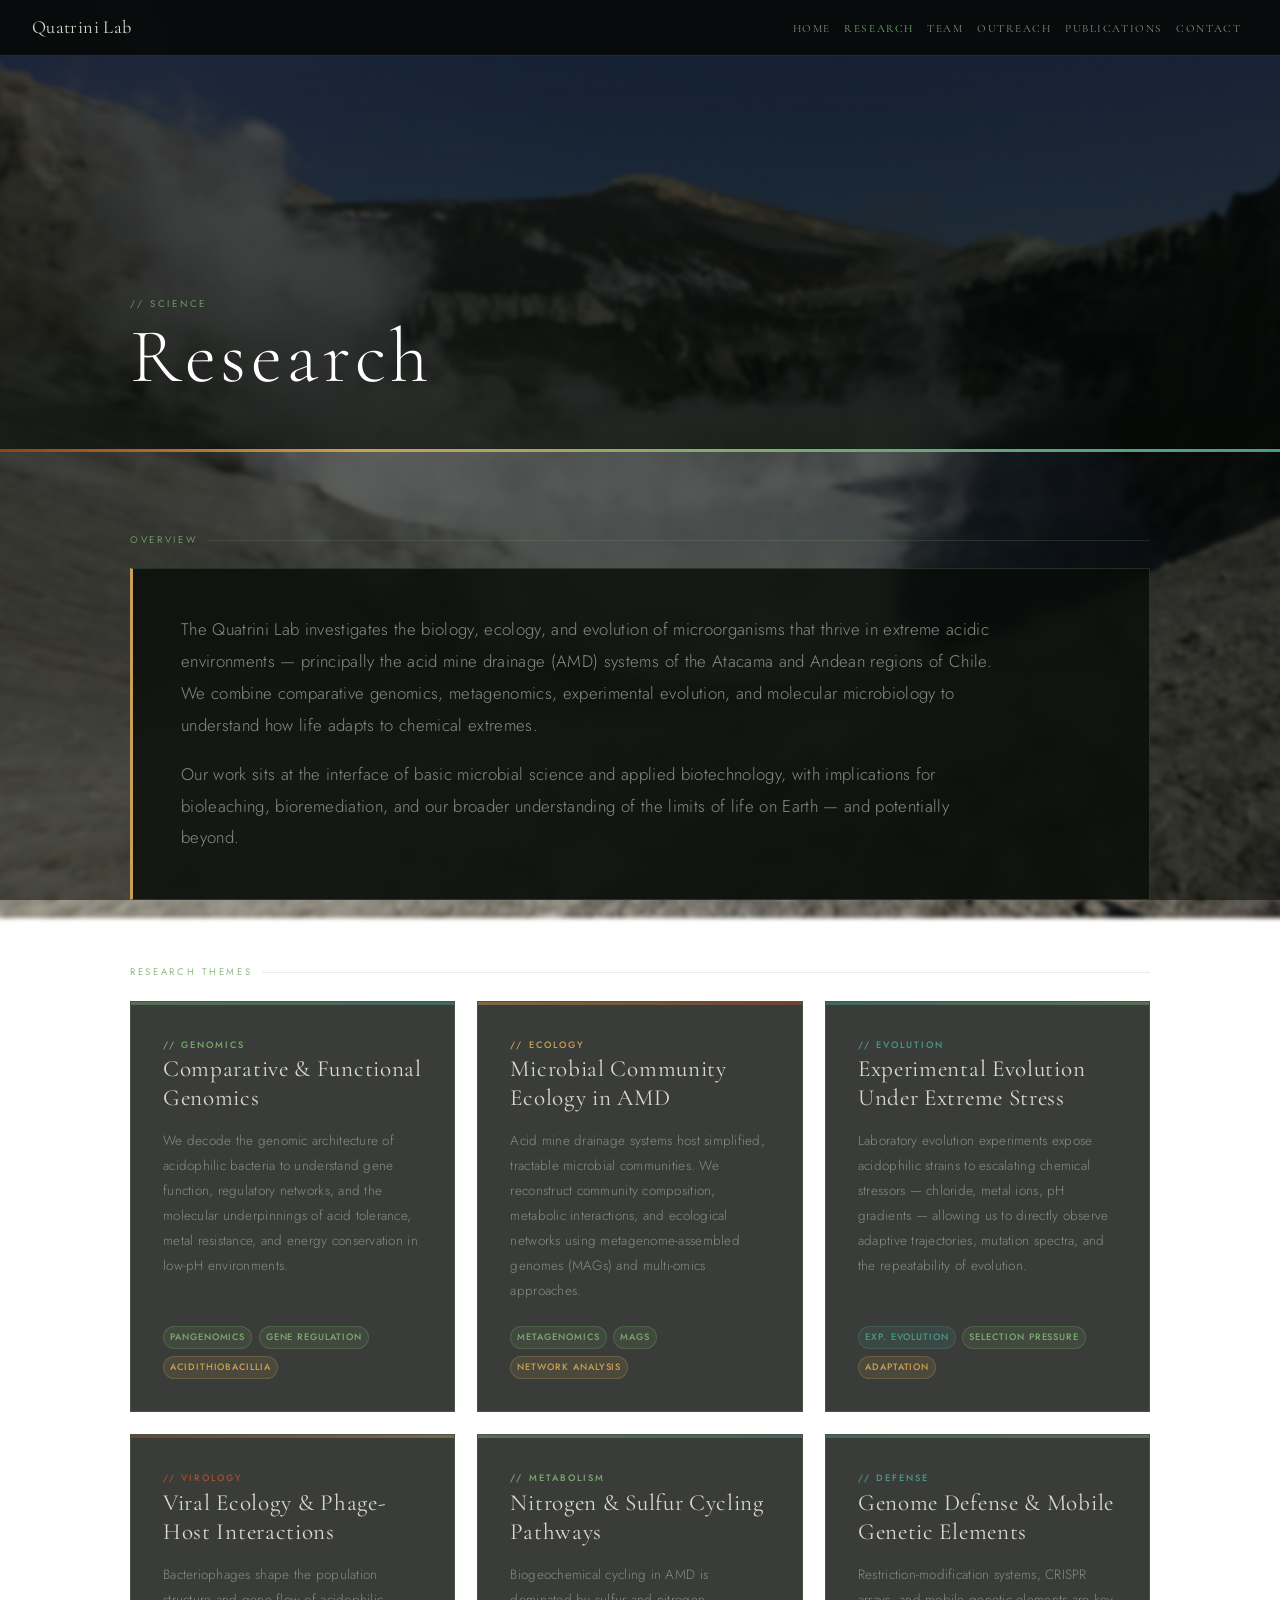
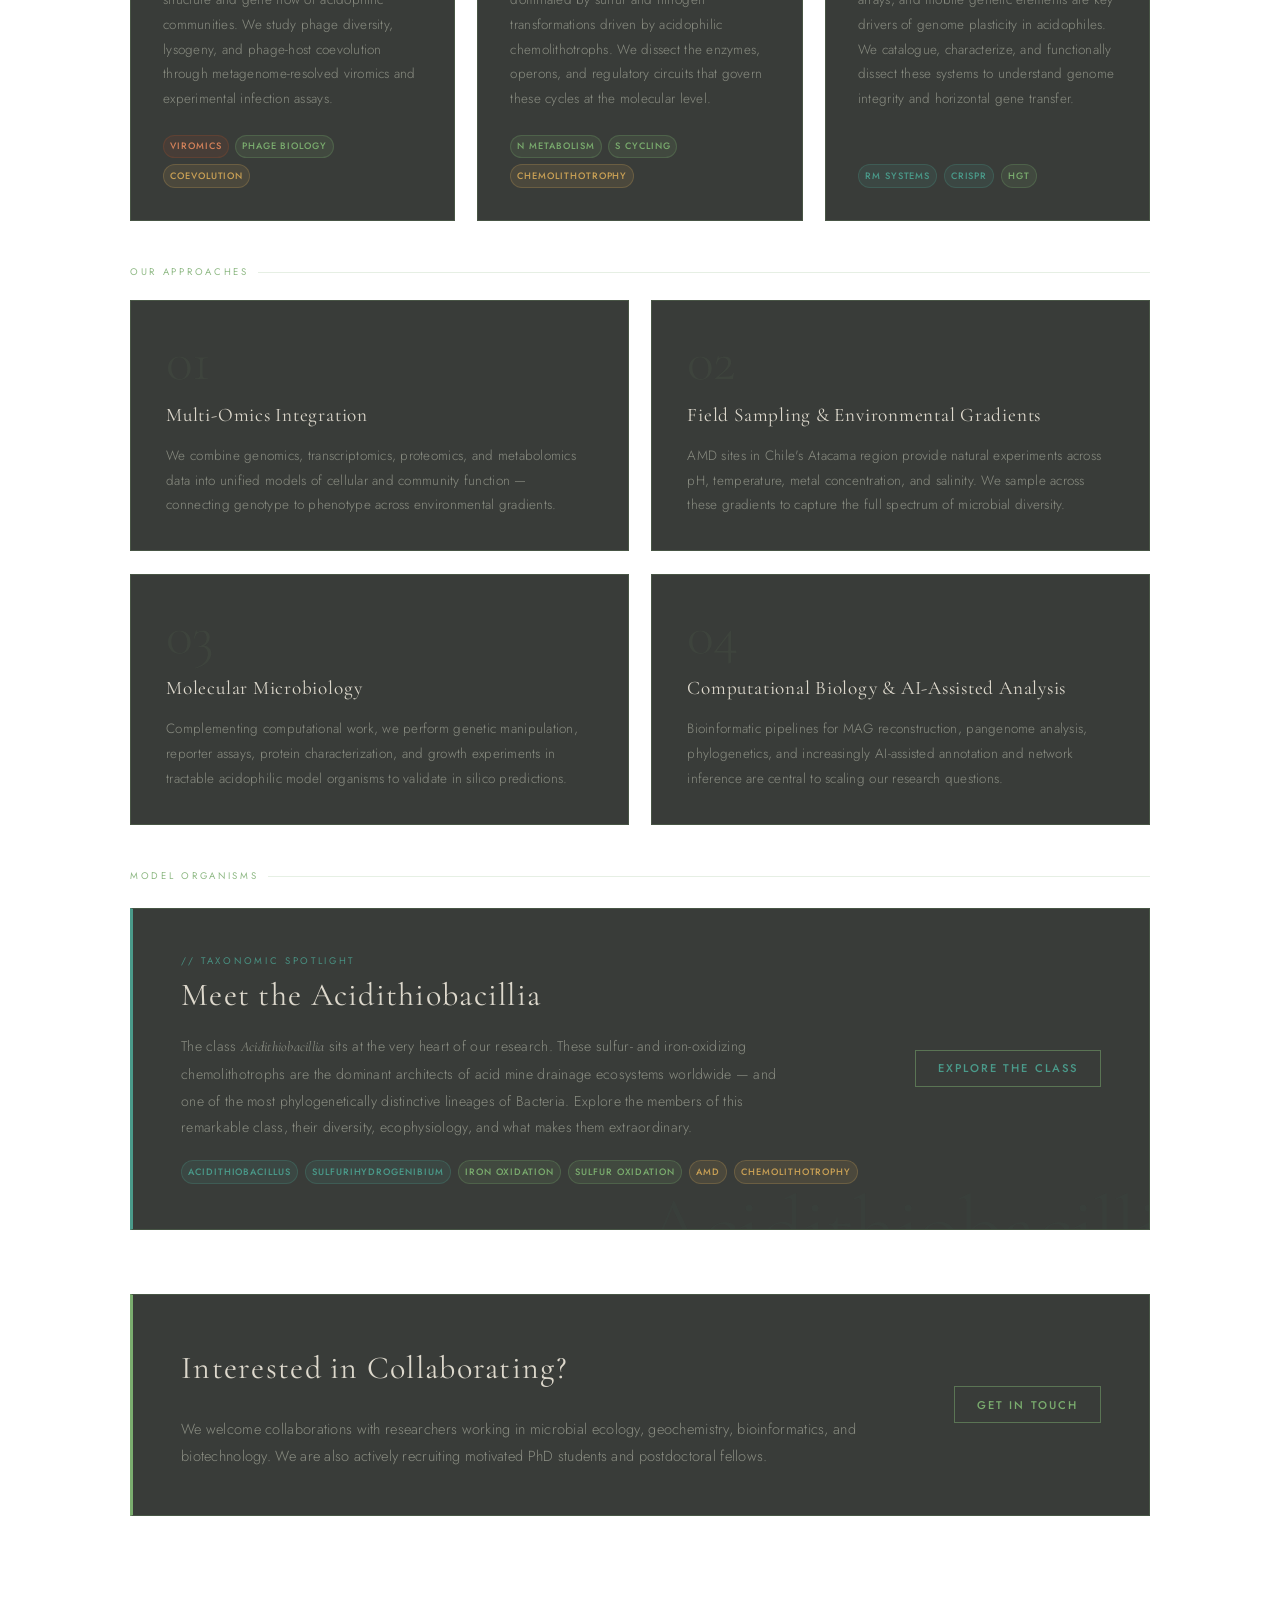
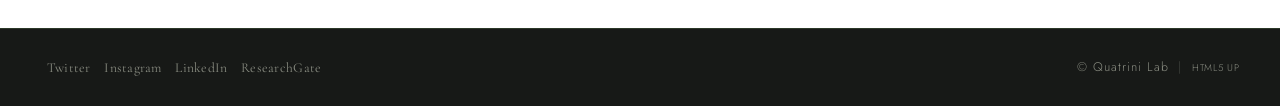
<file: research.html>
<!DOCTYPE html>
<html lang="en">
<head>
  <meta charset="UTF-8" />
  <meta name="viewport" content="width=device-width, initial-scale=1.0"/>
  <title>Research | Quatrini Lab</title>
  <link href="https://fonts.googleapis.com/css2?family=Cormorant+Garamond:ital,wght@0,300;0,400;0,600;1,300;1,400&family=Jost:wght@300;400;500;600&display=swap" rel="stylesheet">
  <style>
    *, *::before, *::after { box-sizing: border-box; margin: 0; padding: 0; }

    :root {
      --bg-image:    url("images/volcano.jpg");
      --sage:        #7aac6e;
      --amber:       #c9a055;
      --rust:        #a84e2a;
      --teal:        #4a9a8a;
      --text-main:   #ddd8cc;
      --text-muted:  #8a8d82;
      --box-bg:      rgba(8, 12, 8, 0.80);
      --box-border:  rgba(122, 172, 110, 0.22);
      --box-border-hover: rgba(122, 172, 110, 0.50);
      --sage-dim:    rgba(122,172,110,0.12);
      --sage-mid:    rgba(122,172,110,0.35);
      --amber-dim:   rgba(201,160,85,0.12);
    }

    html { scroll-behavior: smooth; }

    body {
      font-family: 'Cormorant Garamond', serif;
      font-weight: 400;
      letter-spacing: 0.02em;
      color: var(--text-main);
      line-height: 1.8;
      min-height: 100vh;
      position: relative;
    }

    body::before {
      content: '';
      position: fixed;
      inset: 0;
      z-index: -2;
      background: var(--bg-image) center center / cover no-repeat;
      filter: blur(2px) brightness(0.8) saturate(0.75);
      transform: scale(1.04);
    }

    body::after {
      content: '';
      position: fixed;
      inset: 0;
      z-index: -1;
      background: rgba(6, 10, 6, 0.55);
    }

    *, body, input, select, textarea, button, p, li, span, div {
      font-family: 'Cormorant Garamond', serif !important;
      font-weight: 400;
      letter-spacing: 0.02em;
    }

    h1, h2, h3, h4, h5, h6 {
      font-family: 'Cormorant Garamond', serif !important;
      font-weight: 400 !important;
      letter-spacing: 0.04em;
    }

    /* ── HEADER ── */
    #header {
      position: fixed;
      top: 0; left: 0; right: 0;
      display: flex;
      align-items: center;
      justify-content: space-between;
      padding: 0 2em;
      height: 3.5em;
      background: rgba(6, 9, 6, 0.88) !important;
      backdrop-filter: blur(10px);
      -webkit-backdrop-filter: blur(10px);
      border-bottom: 1px solid var(--box-border);
      z-index: 1000;
    }

    #header h1 {
      font-family: 'Cormorant Garamond', serif !important;
      font-weight: 400 !important;
      letter-spacing: 0.08em;
      color: var(--text-main) !important;
      font-size: 1.15em;
    }

    #header h1 a { color: inherit; text-decoration: none; }

    #header nav ul {
      list-style: none;
      display: flex;
      align-items: center;
      gap: 0;
    }

    #header nav ul li a {
      font-family: 'Cormorant Garamond', serif !important;
      font-weight: 400 !important;
      letter-spacing: 0.14em;
      text-transform: uppercase;
      font-size: 0.7em;
      color: var(--text-muted) !important;
      text-decoration: none;
      transition: color 0.25s ease;
      padding: 0 0.6em;
    }

    #header nav ul li a:hover,
    #header nav ul li a.active { color: var(--sage) !important; }

    /* ── HERO ── */
    .hero {
      margin-top: 3.5em;
      position: relative;
      height: 44vh;
      min-height: 280px;
      display: flex;
      align-items: flex-end;
      padding-bottom: 3.5em;
      overflow: hidden;
    }

    .hero::before {
      content: '';
      position: absolute;
      inset: 0;
      background: linear-gradient(to bottom, rgba(6,10,6,0.0) 0%, rgba(6,10,6,0.65) 100%);
      pointer-events: none;
    }

    .hero-bar {
      position: absolute;
      bottom: 0; left: 0; right: 0;
      height: 3px;
      background: linear-gradient(90deg, #8b4513 0%, #c9a055 28%, #7aac6e 60%, #4a9a8a 100%);
    }

    .hero-content {
      position: relative;
      z-index: 1;
      max-width: 1100px;
      margin: 0 auto;
      padding: 0 2.5em;
      width: 100%;
    }

    .hero-content .label {
      font-family: 'Jost', sans-serif !important;
      font-size: 0.6em;
      font-weight: 400 !important;
      letter-spacing: 0.28em;
      text-transform: uppercase;
      color: var(--sage);
      margin-bottom: 0.6em;
      opacity: 0.85;
    }

    .hero-content h1 {
      font-family: 'Cormorant Garamond', serif !important;
      font-weight: 300 !important;
      font-size: clamp(2.8rem, 6vw, 5rem) !important;
      letter-spacing: 0.06em;
      color: #ffffff !important;
      line-height: 1.0;
    }

    /* ── PAGE BODY ── */
    .page-body {
      max-width: 1100px;
      margin: 0 auto;
      padding: 5em 2.5em 7em;
    }

    /* ── SECTION LABEL ── */
    .section-label {
      font-family: 'Jost', sans-serif !important;
      font-size: 0.6em;
      font-weight: 400 !important;
      letter-spacing: 0.28em;
      text-transform: uppercase;
      color: var(--sage);
      margin-bottom: 2em;
      display: flex;
      align-items: center;
      gap: 1em;
      opacity: 0.85;
    }

    .section-label::after {
      content: '';
      flex: 1;
      height: 1px;
      background: var(--box-border);
    }

    .section-gap { margin-top: 4.5em; }

    /* ── INTRO BLOCK ── */
    .intro-block {
      background: var(--box-bg) !important;
      border: 1px solid var(--box-border) !important;
      border-left: 3px solid var(--amber) !important;
      backdrop-filter: blur(8px);
      -webkit-backdrop-filter: blur(8px);
      padding: 2.8em 3em !important;
      margin-bottom: 4em;
      transition: border-color 0.3s ease, background 0.3s ease;
    }

    .intro-block:hover {
      border-color: var(--box-border-hover) !important;
      border-left-color: var(--sage) !important;
      background: rgba(8,12,8,0.88) !important;
    }

    .intro-block p {
      font-family: 'Jost', sans-serif !important;
      font-weight: 300 !important;
      font-size: 1.05em !important;
      line-height: 1.9 !important;
      color: var(--text-muted) !important;
      max-width: 820px;
    }

    .intro-block p + p { margin-top: 1em; }

    /* ── RESEARCH GRID ── */
    .research-grid {
      display: grid;
      grid-template-columns: repeat(3, 1fr);
      gap: 1.4em;
      margin-bottom: 1em;
    }

    /* ── RESEARCH CARD ── */
    .research-card {
      background: var(--box-bg) !important;
      border: 1px solid var(--box-border) !important;
      backdrop-filter: blur(8px);
      -webkit-backdrop-filter: blur(8px);
      padding: 2.2em 2em 2em;
      display: flex;
      flex-direction: column;
      gap: 1em;
      transition: border-color 0.35s ease, transform 0.35s ease,
                  box-shadow 0.35s ease, background 0.35s ease;
      position: relative;
      overflow: hidden;
    }

    .research-card::before {
      content: '';
      position: absolute;
      top: 0; left: 0; right: 0;
      height: 3px;
      opacity: 0.45;
      transition: opacity 0.35s ease;
    }

    .research-card.accent-sage::before {
      background: linear-gradient(90deg, var(--sage) 0%, var(--teal) 100%);
    }

    .research-card.accent-amber::before {
      background: linear-gradient(90deg, var(--amber) 0%, var(--rust) 100%);
    }

    .research-card.accent-teal::before {
      background: linear-gradient(90deg, var(--teal) 0%, var(--sage) 100%);
    }

    .research-card.accent-rust::before {
      background: linear-gradient(90deg, var(--rust) 0%, var(--amber) 100%);
    }

    .research-card:hover {
      border-color: var(--box-border-hover) !important;
      transform: translateY(-4px);
      box-shadow: 0 16px 48px rgba(0,0,0,0.45);
      background: rgba(10,16,10,0.92) !important;
    }

    .research-card:hover::before { opacity: 1; }

    .card-tag {
      font-family: 'Jost', sans-serif !important;
      font-size: 0.58em;
      font-weight: 500 !important;
      letter-spacing: 0.22em;
      text-transform: uppercase;
      margin-bottom: 0.2em;
    }

    .tag-sage  { color: var(--sage);  }
    .tag-amber { color: var(--amber); }
    .tag-teal  { color: var(--teal);  }
    .tag-rust  { color: var(--rust);  }

    .research-card h3 {
      font-family: 'Cormorant Garamond', serif !important;
      font-weight: 400 !important;
      font-size: clamp(1.1rem, 2vw, 1.45rem) !important;
      color: var(--text-main) !important;
      line-height: 1.25;
      letter-spacing: 0.03em;
    }

    .research-card p {
      font-family: 'Jost', sans-serif !important;
      font-weight: 300 !important;
      font-size: 0.84em !important;
      line-height: 1.85 !important;
      color: var(--text-muted) !important;
      flex: 1;
    }

    .card-chips {
      display: flex;
      flex-wrap: wrap;
      gap: 0.4em;
      margin-top: 0.4em;
    }

    .chip {
      font-family: 'Jost', sans-serif !important;
      font-size: 0.58em;
      font-weight: 500 !important;
      letter-spacing: 0.10em;
      text-transform: uppercase;
      padding: 0.25em 0.65em;
      border-radius: 2em;
    }

    .chip-sage  { background: var(--sage-dim);  color: var(--sage);  border: 1px solid rgba(122,172,110,0.25); }
    .chip-amber { background: var(--amber-dim); color: var(--amber); border: 1px solid rgba(201,160,85,0.25);  }
    .chip-teal  { background: rgba(74,154,138,0.12); color: var(--teal); border: 1px solid rgba(74,154,138,0.25); }
    .chip-rust  { background: rgba(168,78,42,0.12);  color: #d4825a;     border: 1px solid rgba(168,78,42,0.25);  }

    /* ── APPROACH BLOCK — 2-col highlight ── */
    .approach-grid {
      display: grid;
      grid-template-columns: 1fr 1fr;
      gap: 1.4em;
    }

    .approach-card {
      background: var(--box-bg) !important;
      border: 1px solid var(--box-border) !important;
      backdrop-filter: blur(8px);
      -webkit-backdrop-filter: blur(8px);
      padding: 2em 2.2em;
      transition: border-color 0.3s ease, background 0.3s ease;
    }

    .approach-card:hover {
      border-color: var(--box-border-hover) !important;
      background: rgba(10,16,10,0.92) !important;
    }

    .approach-card h4 {
      font-family: 'Cormorant Garamond', serif !important;
      font-weight: 400 !important;
      font-size: 1.2em !important;
      color: var(--text-main) !important;
      margin-bottom: 0.6em;
      letter-spacing: 0.04em;
    }

    .approach-card p {
      font-family: 'Jost', sans-serif !important;
      font-weight: 300 !important;
      font-size: 0.84em !important;
      line-height: 1.85 !important;
      color: var(--text-muted) !important;
    }

    .approach-number {
      font-family: 'Cormorant Garamond', serif !important;
      font-weight: 300 !important;
      font-size: 3.5em !important;
      color: rgba(122,172,110,0.08);
      line-height: 1;
      margin-bottom: 0.15em;
      letter-spacing: -0.02em;
    }

    /* ── ACIDITHIOBACILLIA SPOTLIGHT BLOCK ── */
    .spotlight-block {
      background: var(--box-bg) !important;
      border: 1px solid var(--box-border) !important;
      border-left: 3px solid var(--teal) !important;
      backdrop-filter: blur(8px);
      -webkit-backdrop-filter: blur(8px);
      padding: 2.8em 3em !important;
      margin-top: 1.4em;
      display: grid;
      grid-template-columns: 1fr auto;
      align-items: center;
      gap: 3em;
      transition: border-color 0.3s ease, background 0.3s ease;
      position: relative;
      overflow: hidden;
    }

    .spotlight-block::after {
      content: 'Acidithiobacillia';
      position: absolute;
      right: -0.5em;
      bottom: -0.5em;
      font-family: 'Cormorant Garamond', serif !important;
      font-weight: 300 !important;
      font-size: 5.5em !important;
      color: rgba(74,154,138,0.04);
      letter-spacing: -0.02em;
      pointer-events: none;
      line-height: 1;
      white-space: nowrap;
    }

    .spotlight-block:hover {
      border-color: var(--box-border-hover) !important;
      border-left-color: var(--teal) !important;
      background: rgba(8,12,8,0.92) !important;
    }

    .spotlight-inner .spotlight-tag {
      font-family: 'Jost', sans-serif !important;
      font-size: 0.6em;
      font-weight: 400 !important;
      letter-spacing: 0.28em;
      text-transform: uppercase;
      color: var(--teal);
      margin-bottom: 0.7em;
      opacity: 0.9;
    }

    .spotlight-inner h3 {
      font-family: 'Cormorant Garamond', serif !important;
      font-weight: 400 !important;
      font-size: clamp(1.5rem, 2.5vw, 2.2rem) !important;
      color: var(--text-main) !important;
      margin-bottom: 0.6em;
      letter-spacing: 0.04em;
      line-height: 1.15;
    }

    .spotlight-inner p {
      font-family: 'Jost', sans-serif !important;
      font-weight: 300 !important;
      font-size: 0.88em !important;
      line-height: 1.9 !important;
      color: var(--text-muted) !important;
      max-width: 620px;
    }

    .spotlight-chips {
      display: flex;
      flex-wrap: wrap;
      gap: 0.45em;
      margin-top: 1.2em;
    }

    /* section-btn — exact copy from index */
    .section-btn {
      display: inline-block;
      padding: 0.65em 2em;
      border: 1px solid var(--box-border-hover) !important;
      color: var(--teal) !important;
      font-family: 'Jost', sans-serif !important;
      font-weight: 500 !important;
      font-size: 0.7em !important;
      letter-spacing: 0.18em;
      text-transform: uppercase;
      text-decoration: none;
      background: transparent;
      transition: background 0.3s ease, border-color 0.3s ease, color 0.3s ease;
      white-space: nowrap;
      position: relative;
      z-index: 1;
    }

    .section-btn:hover {
      background: rgba(74,154,138,0.10) !important;
      border-color: var(--teal) !important;
      color: #fff !important;
    }

    /* ── JOIN BLOCK ── */
    .join-block {
      background: var(--box-bg) !important;
      border: 1px solid var(--box-border) !important;
      border-left: 3px solid var(--sage) !important;
      backdrop-filter: blur(8px);
      -webkit-backdrop-filter: blur(8px);
      padding: 2.8em 3em !important;
      display: grid;
      grid-template-columns: 1fr auto;
      align-items: center;
      gap: 2.5em;
      margin-top: 4em;
      transition: border-color 0.3s ease, background 0.3s ease;
    }

    .join-block:hover {
      border-color: var(--box-border-hover) !important;
      background: rgba(8,12,8,0.88) !important;
    }

    .join-block h3 {
      font-family: 'Cormorant Garamond', serif !important;
      font-weight: 400 !important;
      font-size: clamp(1.5rem, 2.5vw, 2rem) !important;
      color: var(--text-main) !important;
      margin-bottom: 0.6em;
      letter-spacing: 0.04em;
    }

    .join-block p {
      font-family: 'Jost', sans-serif !important;
      font-weight: 300 !important;
      font-size: 0.91em !important;
      line-height: 1.85 !important;
      color: var(--text-muted) !important;
    }

    .section-btn-sage {
      display: inline-block;
      padding: 0.65em 2em;
      border: 1px solid var(--box-border-hover) !important;
      color: var(--sage) !important;
      font-family: 'Jost', sans-serif !important;
      font-weight: 500 !important;
      font-size: 0.7em !important;
      letter-spacing: 0.18em;
      text-transform: uppercase;
      text-decoration: none;
      background: transparent;
      transition: background 0.3s ease, border-color 0.3s ease, color 0.3s ease;
      white-space: nowrap;
    }

    .section-btn-sage:hover {
      background: rgba(122,172,110,0.10) !important;
      border-color: var(--sage) !important;
      color: #fff !important;
    }

    /* ── FOOTER ── */
    #footer {
      background: rgba(4, 6, 4, 0.92) !important;
      border-top: 1px solid var(--box-border);
      backdrop-filter: blur(10px);
      -webkit-backdrop-filter: blur(10px);
      padding: 1.5em 2.5em;
      display: flex;
      align-items: center;
      justify-content: space-between;
      flex-wrap: wrap;
      gap: 0.8em;
    }

    #footer ul.icons { list-style: none; display: flex; gap: 0; }

    #footer ul.icons li a {
      font-family: 'Jost', sans-serif !important;
      font-weight: 400 !important;
      color: var(--text-muted) !important;
      text-decoration: none;
      font-size: 0.85em;
      padding: 0 0.5em;
      transition: color 0.25s ease;
    }

    #footer ul.icons li a:hover { color: var(--sage) !important; }

    #footer ul.menu { list-style: none; display: flex; gap: 0; }

    #footer ul.menu li,
    #footer ul.menu li a {
      font-family: 'Jost', sans-serif !important;
      font-weight: 300 !important;
      font-size: 0.78em !important;
      letter-spacing: 0.08em;
      color: var(--text-muted) !important;
      text-decoration: none;
    }

    #footer ul.menu li + li::before {
      content: '|';
      padding: 0 0.75em;
      color: var(--text-muted);
      opacity: 0.4;
    }

    #footer ul.menu li a:hover { color: var(--sage) !important; }

    /* ── RESPONSIVE ── */
    @media (max-width: 980px) {
      .research-grid { grid-template-columns: repeat(2, 1fr); }
      .approach-grid { grid-template-columns: 1fr; }
    }

    @media (max-width: 760px) {
      .research-grid { grid-template-columns: 1fr; }
      .spotlight-block { grid-template-columns: 1fr; }
      .join-block { grid-template-columns: 1fr; }
      #header nav { display: none; }
      .spotlight-block::after { display: none; }
    }

    @media (max-width: 480px) {
      .page-body { padding: 3em 1.4em 5em; }
      .hero-content { padding: 0 1.4em; }
      .intro-block, .spotlight-block, .join-block { padding: 2em 1.6em !important; }
    }
  </style>
</head>
<body>

  <!-- ── HEADER ── -->
  <header id="header">
    <h1><a href="index.html">Quatrini Lab</a></h1>
    <nav>
      <ul>
        <li><a href="index.html">Home</a></li>
        <li><a href="research.html" class="active">Research</a></li>
        <li><a href="team.html">Team</a></li>
        <li><a href="outreach.html">Outreach</a></li>
        <li><a href="publications.html">Publications</a></li>
        <li><a href="contact.html">Contact</a></li>
      </ul>
    </nav>
  </header>

  <!-- ── HERO ── -->
  <section class="hero">
    <div class="hero-content">
      <div class="label">// science</div>
      <h1>Research</h1>
    </div>
    <div class="hero-bar"></div>
  </section>

  <!-- ── PAGE BODY ── -->
  <main class="page-body">

    <!-- INTRO -->
    <div class="section-label">Overview</div>
    <div class="intro-block">
      <p>
        The Quatrini Lab investigates the biology, ecology, and evolution of microorganisms
        that thrive in extreme acidic environments — principally the acid mine drainage (AMD)
        systems of the Atacama and Andean regions of Chile. We combine comparative genomics,
        metagenomics, experimental evolution, and molecular microbiology to understand how
        life adapts to chemical extremes.
      </p>
      <p>
        Our work sits at the interface of basic microbial science and applied biotechnology,
        with implications for bioleaching, bioremediation, and our broader understanding
        of the limits of life on Earth — and potentially beyond.
      </p>
    </div>

    <!-- RESEARCH THEMES -->
    <div class="section-label">Research Themes</div>
    <div class="research-grid">

      <div class="research-card accent-sage">
        <div>
          <div class="card-tag tag-sage">// Genomics</div>
          <h3>Comparative &amp; Functional Genomics</h3>
        </div>
        <p>
          We decode the genomic architecture of acidophilic bacteria to understand gene
          function, regulatory networks, and the molecular underpinnings of acid tolerance,
          metal resistance, and energy conservation in low-pH environments.
        </p>
        <div class="card-chips">
          <span class="chip chip-sage">Pangenomics</span>
          <span class="chip chip-sage">Gene Regulation</span>
          <span class="chip chip-amber">Acidithiobacillia</span>
        </div>
      </div>

      <div class="research-card accent-amber">
        <div>
          <div class="card-tag tag-amber">// Ecology</div>
          <h3>Microbial Community Ecology in AMD</h3>
        </div>
        <p>
          Acid mine drainage systems host simplified, tractable microbial communities.
          We reconstruct community composition, metabolic interactions, and ecological
          networks using metagenome-assembled genomes (MAGs) and multi-omics approaches.
        </p>
        <div class="card-chips">
          <span class="chip chip-sage">Metagenomics</span>
          <span class="chip chip-sage">MAGs</span>
          <span class="chip chip-amber">Network Analysis</span>
        </div>
      </div>

      <div class="research-card accent-teal">
        <div>
          <div class="card-tag tag-teal">// Evolution</div>
          <h3>Experimental Evolution Under Extreme Stress</h3>
        </div>
        <p>
          Laboratory evolution experiments expose acidophilic strains to escalating
          chemical stressors — chloride, metal ions, pH gradients — allowing us to
          directly observe adaptive trajectories, mutation spectra, and the
          repeatability of evolution.
        </p>
        <div class="card-chips">
          <span class="chip chip-teal">Exp. Evolution</span>
          <span class="chip chip-sage">Selection Pressure</span>
          <span class="chip chip-amber">Adaptation</span>
        </div>
      </div>

      <div class="research-card accent-rust">
        <div>
          <div class="card-tag tag-rust">// Virology</div>
          <h3>Viral Ecology &amp; Phage-Host Interactions</h3>
        </div>
        <p>
          Bacteriophages shape the population structure and gene flow of acidophilic
          communities. We study phage diversity, lysogeny, and phage-host coevolution
          through metagenome-resolved viromics and experimental infection assays.
        </p>
        <div class="card-chips">
          <span class="chip chip-rust">Viromics</span>
          <span class="chip chip-sage">Phage Biology</span>
          <span class="chip chip-amber">Coevolution</span>
        </div>
      </div>

      <div class="research-card accent-sage">
        <div>
          <div class="card-tag tag-sage">// Metabolism</div>
          <h3>Nitrogen &amp; Sulfur Cycling Pathways</h3>
        </div>
        <p>
          Biogeochemical cycling in AMD is dominated by sulfur and nitrogen transformations
          driven by acidophilic chemolithotrophs. We dissect the enzymes, operons, and
          regulatory circuits that govern these cycles at the molecular level.
        </p>
        <div class="card-chips">
          <span class="chip chip-sage">N Metabolism</span>
          <span class="chip chip-sage">S Cycling</span>
          <span class="chip chip-amber">Chemolithotrophy</span>
        </div>
      </div>

      <div class="research-card accent-teal">
        <div>
          <div class="card-tag tag-teal">// Defense</div>
          <h3>Genome Defense &amp; Mobile Genetic Elements</h3>
        </div>
        <p>
          Restriction-modification systems, CRISPR arrays, and mobile genetic elements
          are key drivers of genome plasticity in acidophiles. We catalogue, characterize,
          and functionally dissect these systems to understand genome integrity and
          horizontal gene transfer.
        </p>
        <div class="card-chips">
          <span class="chip chip-teal">RM Systems</span>
          <span class="chip chip-teal">CRISPR</span>
          <span class="chip chip-sage">HGT</span>
        </div>
      </div>

    </div>

    <!-- APPROACHES -->
    <div class="section-label section-gap">Our Approaches</div>
    <div class="approach-grid">

      <div class="approach-card">
        <div class="approach-number">01</div>
        <h4>Multi-Omics Integration</h4>
        <p>
          We combine genomics, transcriptomics, proteomics, and metabolomics data
          into unified models of cellular and community function — connecting
          genotype to phenotype across environmental gradients.
        </p>
      </div>

      <div class="approach-card">
        <div class="approach-number">02</div>
        <h4>Field Sampling &amp; Environmental Gradients</h4>
        <p>
          AMD sites in Chile's Atacama region provide natural experiments across
          pH, temperature, metal concentration, and salinity. We sample across
          these gradients to capture the full spectrum of microbial diversity.
        </p>
      </div>

      <div class="approach-card">
        <div class="approach-number">03</div>
        <h4>Molecular Microbiology</h4>
        <p>
          Complementing computational work, we perform genetic manipulation,
          reporter assays, protein characterization, and growth experiments
          in tractable acidophilic model organisms to validate in silico predictions.
        </p>
      </div>

      <div class="approach-card">
        <div class="approach-number">04</div>
        <h4>Computational Biology &amp; AI-Assisted Analysis</h4>
        <p>
          Bioinformatic pipelines for MAG reconstruction, pangenome analysis,
          phylogenetics, and increasingly AI-assisted annotation and network
          inference are central to scaling our research questions.
        </p>
      </div>

    </div>

    <!-- ACIDITHIOBACILLIA SPOTLIGHT — new box -->
    <div class="section-label section-gap">Model Organisms</div>
    <div class="spotlight-block">
      <div class="spotlight-inner">
        <div class="spotlight-tag">// taxonomic spotlight</div>
        <h3>Meet the Acidithiobacillia</h3>
        <p>
          The class <em>Acidithiobacillia</em> sits at the very heart of our research.
          These sulfur- and iron-oxidizing chemolithotrophs are the dominant architects
          of acid mine drainage ecosystems worldwide — and one of the most
          phylogenetically distinctive lineages of Bacteria. Explore the members
          of this remarkable class, their diversity, ecophysiology, and what makes
          them extraordinary.
        </p>
        <div class="spotlight-chips">
          <span class="chip chip-teal">Acidithiobacillus</span>
          <span class="chip chip-teal">Sulfurihydrogenibium</span>
          <span class="chip chip-sage">Iron Oxidation</span>
          <span class="chip chip-sage">Sulfur Oxidation</span>
          <span class="chip chip-amber">AMD</span>
          <span class="chip chip-amber">Chemolithotrophy</span>
        </div>
      </div>
      <a href="meet.html" class="section-btn">Explore the Class</a>
    </div>

    <!-- JOIN -->
    <div class="join-block">
      <div>
        <h3>Interested in Collaborating?</h3>
        <p>
          We welcome collaborations with researchers working in microbial ecology,
          geochemistry, bioinformatics, and biotechnology. We are also actively
          recruiting motivated PhD students and postdoctoral fellows.
        </p>
      </div>
      <a href="contact.html" class="section-btn-sage">Get in Touch</a>
    </div>

  </main>

  <!-- ── FOOTER ── -->
  <footer id="footer">
    <ul class="icons">
      <li><a href="#" class="icon brands fa-twitter"><span class="label">Twitter</span></a></li>
      <li><a href="#" class="icon brands fa-instagram"><span class="label">Instagram</span></a></li>
      <li><a href="#" class="icon brands fa-linkedin-in"><span class="label">LinkedIn</span></a></li>
      <li><a href="#" class="icon brands fa-researchgate"><span class="label">ResearchGate</span></a></li>
    </ul>
    <ul class="menu">
      <li>&copy; Quatrini Lab</li>
      <li><a href="https://html5up.net">HTML5 UP</a></li>
    </ul>
  </footer>

</body>
</html>
</file>
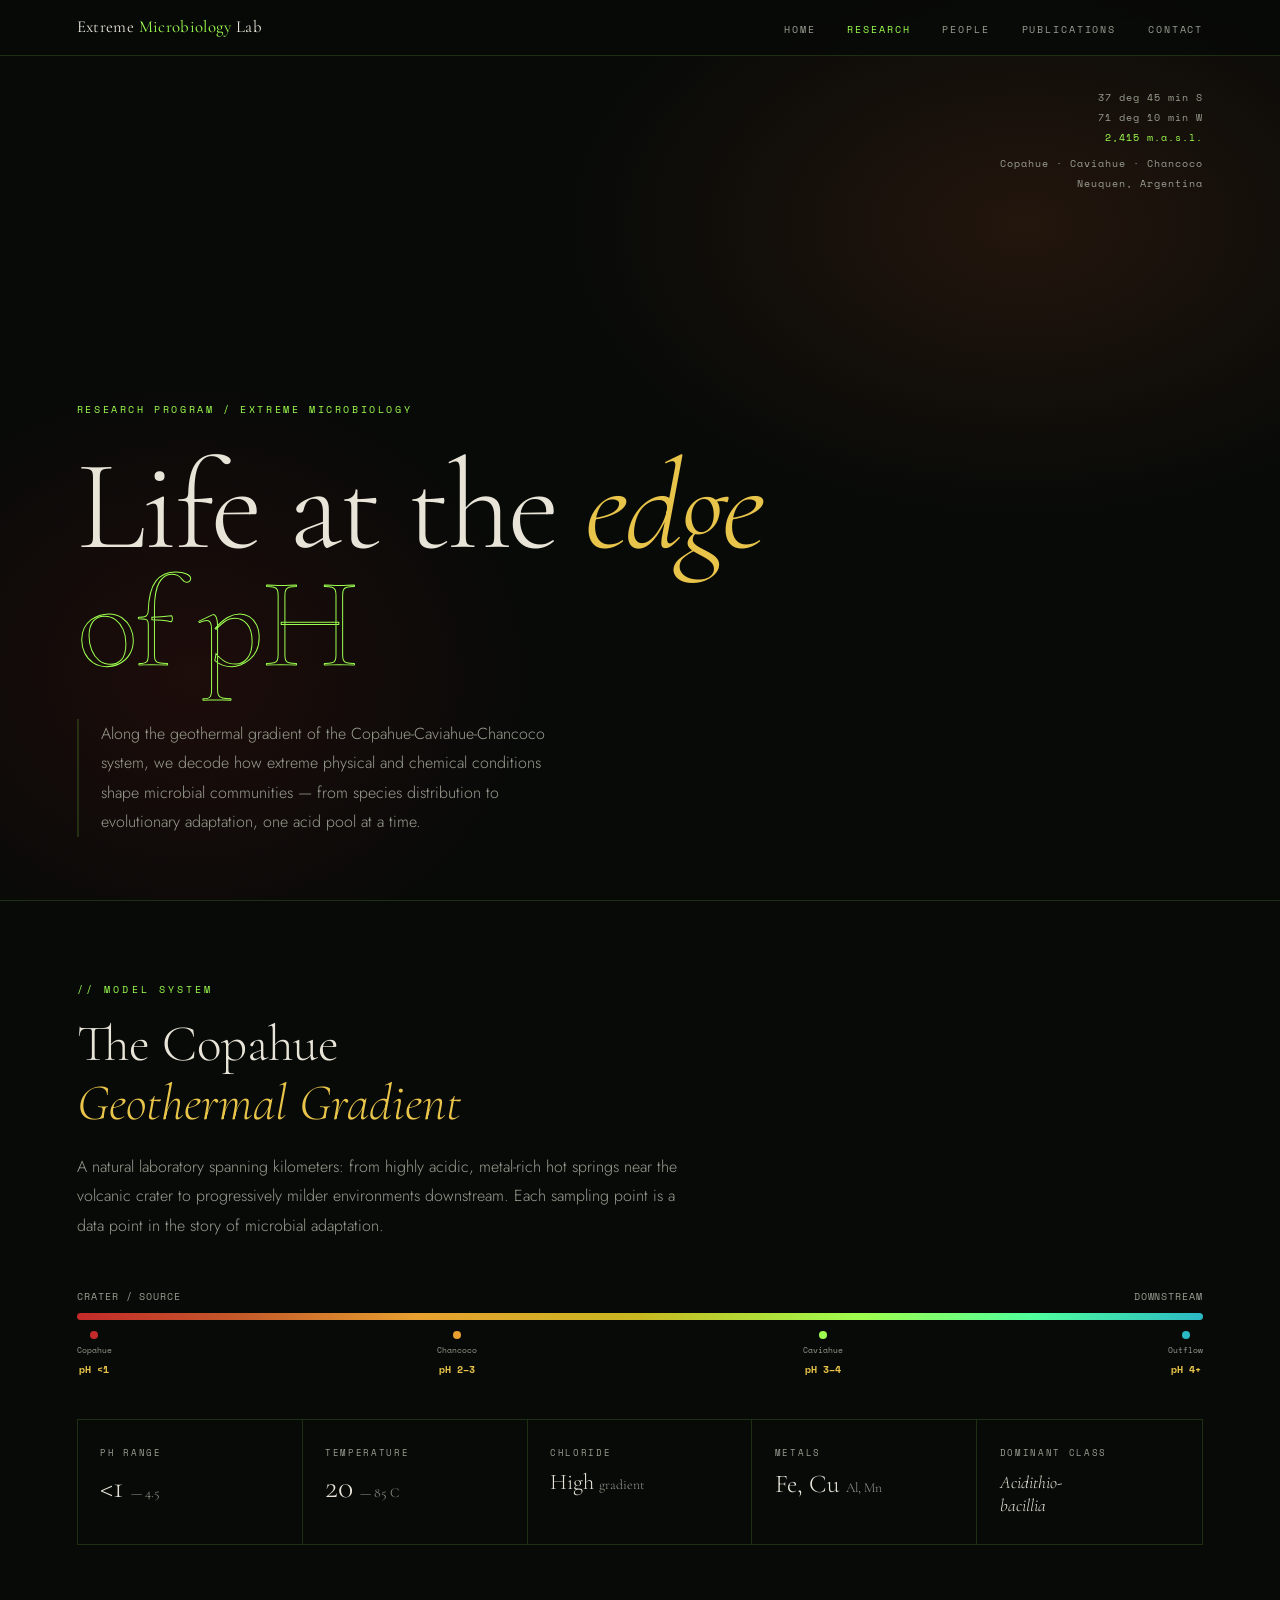
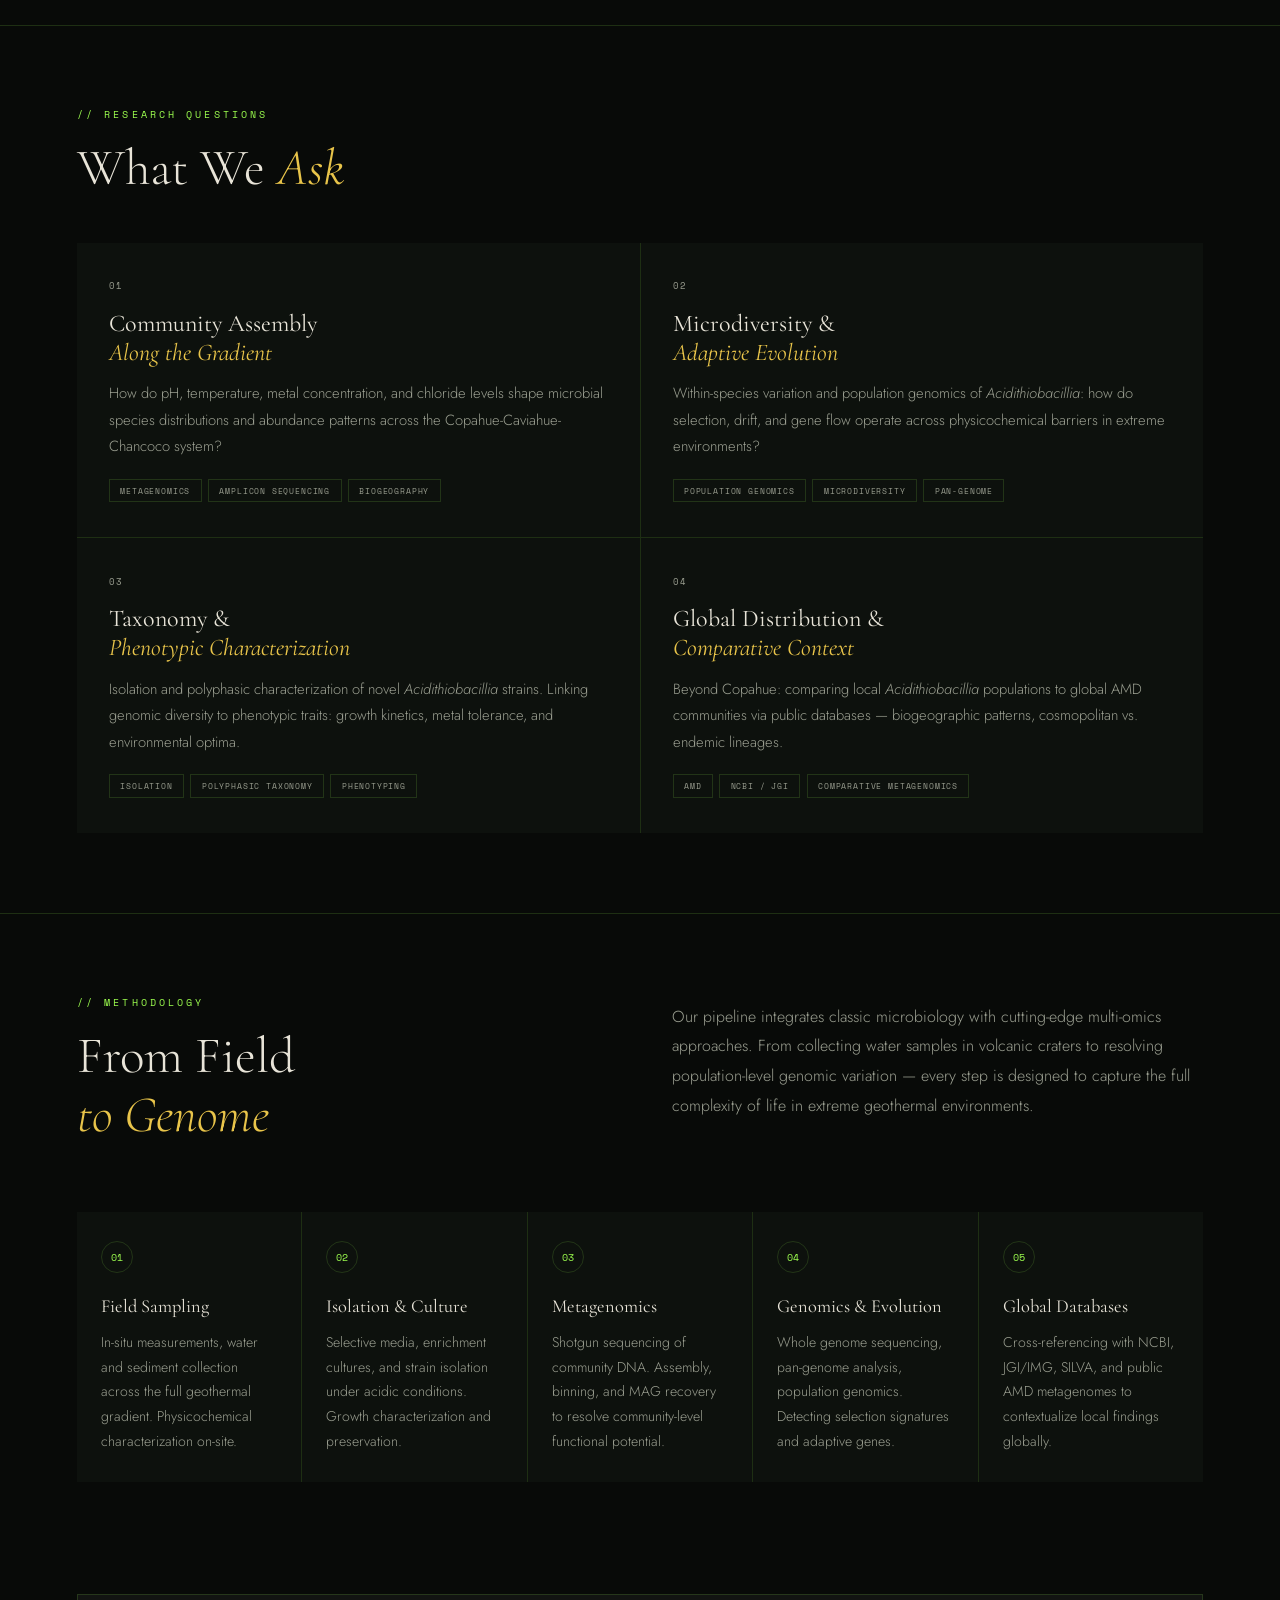
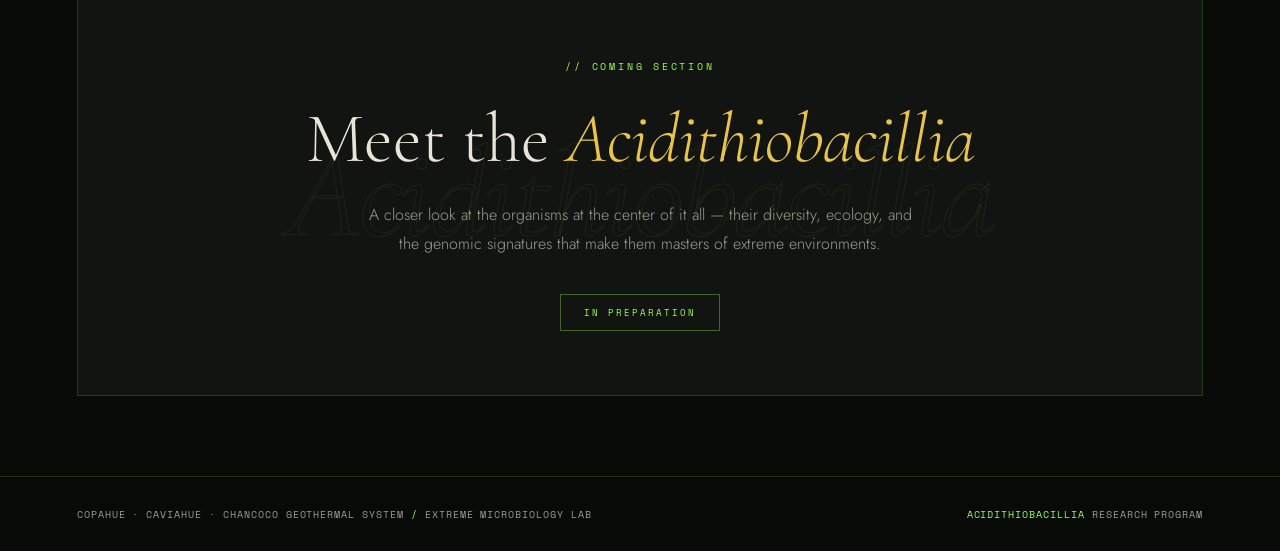
<file: research_flashy.html>
<!DOCTYPE html>
<html lang="en">
<head>
<meta charset="UTF-8" />
<meta name="viewport" content="width=device-width, initial-scale=1.0"/>
<title>Research — Extreme Microbiology Lab</title>
<link href="https://fonts.googleapis.com/css2?family=Cormorant+Garamond:ital,wght@0,300;0,400;0,600;1,300;1,400&family=Jost:wght@200;300;400;500&family=Space+Mono:wght@400;700&display=swap" rel="stylesheet"/>
<style>

/* ─── RESET & VARIABLES ─────────────────────────────────────────────── */
*, *::before, *::after { box-sizing: border-box; margin: 0; padding: 0; }

:root {
  --black:      #080a08;
  --deep:       #0d110d;
  --acid-green: #9dff4f;
  --sulfur:     #e8c44a;
  --rust:       #c45c2a;
  --glass:      rgba(255,255,255,0.04);
  --border:     rgba(157,255,79,0.15);
  --text-main:  #e8e4d8;
  --text-muted: #9a9e90;
  --section-pad: 5rem 6vw;
}

html { scroll-behavior: smooth; }

body {
  background: var(--black);
  color: var(--text-main);
  font-family: 'Jost', sans-serif;
  font-weight: 300;
  font-size: 1rem;
  line-height: 1.7;
  overflow-x: hidden;
}

/* ─── SHARED UTILITIES ──────────────────────────────────────────────── */
.section-tag {
  font-family: 'Space Mono', monospace;
  font-size: 0.65rem;
  letter-spacing: 0.3em;
  color: var(--acid-green);
  text-transform: uppercase;
  margin-bottom: 1rem;
  display: block;
}

.section-title {
  font-family: 'Cormorant Garamond', serif;
  font-size: clamp(2rem, 4vw, 3.2rem);
  font-weight: 300;
  line-height: 1.15;
  margin-bottom: 1.2rem;
}

.section-title em { color: var(--sulfur); font-style: italic; }

.divider {
  border: none;
  border-top: 1px solid var(--border);
  margin: 0;
}

/* ─── NAVIGATION ─────────────────────────────────────────────────────── */
.site-nav {
  position: fixed;
  top: 0; left: 0; right: 0;
  z-index: 100;
  background: rgba(8,10,8,0.92);
  backdrop-filter: blur(12px);
  border-bottom: 1px solid var(--border);
  height: 56px;
  display: flex;
  align-items: center;
  padding: 0 6vw;
  gap: 2rem;
}

.nav-logo {
  font-family: 'Cormorant Garamond', serif;
  font-size: 1.05rem;
  font-weight: 400;
  color: var(--text-main);
  text-decoration: none;
  letter-spacing: 0.02em;
  margin-right: auto;
  white-space: nowrap;
}

.nav-logo span { color: var(--acid-green); }

.nav-links {
  display: flex;
  gap: 2rem;
  list-style: none;
}

.nav-links a {
  font-family: 'Space Mono', monospace;
  font-size: 0.65rem;
  letter-spacing: 0.18em;
  text-transform: uppercase;
  color: var(--text-muted);
  text-decoration: none;
  transition: color 0.2s;
}

.nav-links a:hover,
.nav-links a.active { color: var(--acid-green); }

/* ─── HERO ───────────────────────────────────────────────────────────── */
.hero {
  min-height: 100vh;
  padding: 0 6vw 7vh;
  padding-top: 56px;
  display: flex;
  flex-direction: column;
  justify-content: flex-end;
  position: relative;
  overflow: hidden;
  background:
    radial-gradient(ellipse 55% 50% at 80% 25%, rgba(196,92,42,0.14) 0%, transparent 65%),
    radial-gradient(ellipse 45% 55% at 15% 75%, rgba(139,26,26,0.16) 0%, transparent 60%),
    var(--black);
}

.hero-coords {
  position: absolute;
  top: calc(56px + 2rem);
  right: 6vw;
  font-family: 'Space Mono', monospace;
  font-size: 0.62rem;
  color: var(--text-muted);
  letter-spacing: 0.1em;
  text-align: right;
  line-height: 2;
}

.hero-coords .hi { color: var(--acid-green); }

.hero-eyebrow {
  font-family: 'Space Mono', monospace;
  font-size: 0.65rem;
  letter-spacing: 0.25em;
  color: var(--acid-green);
  text-transform: uppercase;
  margin-bottom: 1.8rem;
  animation: fadeUp 0.7s 0.2s both;
}

.hero-title {
  font-family: 'Cormorant Garamond', serif;
  font-size: clamp(3.8rem, 10vw, 8.5rem);
  font-weight: 300;
  line-height: 0.92;
  letter-spacing: -0.02em;
  animation: fadeUp 0.8s 0.4s both;
}

.hero-title em { color: var(--sulfur); font-style: italic; }

.hero-title .outline {
  -webkit-text-stroke: 1px var(--acid-green);
  color: transparent;
  display: block;
}

.hero-sub {
  margin-top: 2.2rem;
  max-width: 500px;
  font-size: 1rem;
  line-height: 1.85;
  color: var(--text-muted);
  border-left: 2px solid var(--border);
  padding-left: 1.4rem;
  animation: fadeUp 0.8s 0.6s both;
}

@keyframes fadeUp {
  from { opacity: 0; transform: translateY(22px); }
  to   { opacity: 1; transform: translateY(0); }
}

/* ─── GRADIENT SECTION ───────────────────────────────────────────────── */
.gradient-section {
  padding: var(--section-pad);
}

.gradient-intro {
  max-width: 600px;
  font-size: 1rem;
  color: var(--text-muted);
  line-height: 1.85;
  margin-bottom: 3rem;
}

/* Color bar */
.env-bar-wrap { margin-bottom: 2.5rem; }

.bar-labels {
  display: flex;
  justify-content: space-between;
  font-family: 'Space Mono', monospace;
  font-size: 0.6rem;
  color: var(--text-muted);
  letter-spacing: 0.1em;
  margin-bottom: 0.5rem;
}

.bar-track {
  height: 7px;
  border-radius: 4px;
  background: linear-gradient(
    to right,
    #c42a2a 0%, #c45c2a 15%, #e8a030 30%,
    #c8b820 50%, #9dff4f 70%, #4fff9d 85%, #2ab8c4 100%
  );
}

.bar-markers {
  display: flex;
  justify-content: space-between;
  margin-top: 0.7rem;
}

.marker {
  display: flex;
  flex-direction: column;
  align-items: center;
  gap: 0.25rem;
}

.marker-dot {
  width: 8px; height: 8px;
  border-radius: 50%;
}

.marker-name {
  font-family: 'Space Mono', monospace;
  font-size: 0.52rem;
  color: var(--text-muted);
  white-space: nowrap;
}

.marker-ph {
  font-family: 'Space Mono', monospace;
  font-size: 0.65rem;
  color: var(--sulfur);
  font-weight: 700;
}

/* Param grid */
.param-grid {
  display: grid;
  grid-template-columns: repeat(auto-fit, minmax(150px, 1fr));
  border: 1px solid var(--border);
}

.param-cell {
  padding: 1.6rem 1.4rem;
  border-right: 1px solid var(--border);
  position: relative;
}

.param-cell:last-child { border-right: none; }

.param-cell::after {
  content: '';
  position: absolute;
  bottom: 0; left: 0; right: 0;
  height: 2px;
  background: var(--ac, var(--acid-green));
  transform: scaleX(0);
  transform-origin: left;
  transition: transform 0.35s ease;
}

.param-cell:hover::after { transform: scaleX(1); }

.param-label {
  font-family: 'Space Mono', monospace;
  font-size: 0.58rem;
  letter-spacing: 0.18em;
  color: var(--text-muted);
  text-transform: uppercase;
  margin-bottom: 0.6rem;
}

.param-value {
  font-family: 'Cormorant Garamond', serif;
  font-size: 2rem;
  font-weight: 300;
  line-height: 1;
}

.param-unit {
  font-size: 0.85rem;
  color: var(--text-muted);
}

/* ─── RESEARCH QUESTIONS ─────────────────────────────────────────────── */
.themes-section {
  padding: var(--section-pad);
  border-top: 1px solid var(--border);
}

.themes-header {
  margin-bottom: 2.8rem;
}

/* 2x2 box grid */
.themes-grid {
  display: grid;
  grid-template-columns: 1fr 1fr;
  gap: 1px;
  background: var(--border);
}

@media (max-width: 700px) {
  .themes-grid { grid-template-columns: 1fr; }
}

.theme-box {
  background: var(--deep);
  padding: 2.2rem 2rem;
  position: relative;
  transition: background 0.25s;
}

.theme-box:hover { background: rgba(255,255,255,0.05); }

.theme-box::before {
  content: '';
  position: absolute;
  top: 0; left: 0; right: 0;
  height: 2px;
  background: var(--bc, var(--acid-green));
  transform: scaleX(0);
  transform-origin: left;
  transition: transform 0.35s ease;
}

.theme-box:hover::before { transform: scaleX(1); }

.theme-box-num {
  font-family: 'Space Mono', monospace;
  font-size: 0.58rem;
  color: var(--text-muted);
  letter-spacing: 0.15em;
  margin-bottom: 1rem;
}

.theme-box h3 {
  font-family: 'Cormorant Garamond', serif;
  font-size: 1.5rem;
  font-weight: 400;
  line-height: 1.2;
  margin-bottom: 0.8rem;
}

.theme-box h3 em { color: var(--sulfur); font-style: italic; }

.theme-box p {
  font-size: 0.92rem;
  line-height: 1.8;
  color: var(--text-muted);
}

.theme-tags {
  display: flex;
  flex-wrap: wrap;
  gap: 0.4rem;
  margin-top: 1.2rem;
}

.tag {
  font-family: 'Space Mono', monospace;
  font-size: 0.52rem;
  letter-spacing: 0.1em;
  padding: 0.22rem 0.65rem;
  border: 1px solid var(--border);
  color: var(--text-muted);
  text-transform: uppercase;
  transition: color 0.2s, border-color 0.2s;
}

.theme-box:hover .tag {
  color: var(--acid-green);
  border-color: rgba(157,255,79,0.3);
}

/* ─── METHODS SECTION ────────────────────────────────────────────────── */
.methods-section {
  padding: var(--section-pad);
  border-top: 1px solid var(--border);
}

.methods-header {
  display: grid;
  grid-template-columns: 1fr 1fr;
  gap: 4rem;
  margin-bottom: 3rem;
  align-items: start;
}

@media (max-width: 700px) {
  .methods-header { grid-template-columns: 1fr; gap: 1.5rem; }
}

.methods-header p {
  font-size: 1rem;
  color: var(--text-muted);
  line-height: 1.85;
  padding-top: 0.5rem;
}

.pipeline {
  display: grid;
  grid-template-columns: repeat(auto-fit, minmax(180px, 1fr));
  gap: 1px;
  background: var(--border);
}

.step {
  background: var(--deep);
  padding: 1.8rem 1.5rem;
  transition: background 0.25s;
}

.step:hover { background: rgba(255,255,255,0.05); }

.step-badge {
  width: 32px; height: 32px;
  border: 1px solid var(--border);
  border-radius: 50%;
  display: flex; align-items: center; justify-content: center;
  font-family: 'Space Mono', monospace;
  font-size: 0.6rem;
  color: var(--acid-green);
  margin-bottom: 1.1rem;
}

.step-title {
  font-family: 'Cormorant Garamond', serif;
  font-size: 1.15rem;
  font-weight: 400;
  margin-bottom: 0.5rem;
}

.step-desc {
  font-size: 0.88rem;
  line-height: 1.75;
  color: var(--text-muted);
}

/* ─── MEET ACIDITHIOBACILLIA ──────────────────────────────────────────── */
.meet-section {
  margin: 2rem 6vw 5rem;
  padding: 4rem 3.5rem;
  border: 1px solid var(--border);
  background: var(--glass);
  position: relative;
  overflow: hidden;
  text-align: center;
}

.meet-section::before {
  content: 'Acidithiobacillia';
  position: absolute;
  top: 50%;
  left: 50%;
  transform: translate(-50%, -50%);
  font-family: 'Cormorant Garamond', serif;
  font-size: clamp(4rem, 10vw, 9rem);
  font-weight: 300;
  font-style: italic;
  color: transparent;
  -webkit-text-stroke: 1px rgba(157,255,79,0.07);
  white-space: nowrap;
  pointer-events: none;
  user-select: none;
  letter-spacing: -0.02em;
}

.meet-eyebrow {
  font-family: 'Space Mono', monospace;
  font-size: 0.62rem;
  letter-spacing: 0.28em;
  color: var(--acid-green);
  text-transform: uppercase;
  margin-bottom: 1.5rem;
  position: relative;
  z-index: 1;
}

.meet-title {
  font-family: 'Cormorant Garamond', serif;
  font-size: clamp(2.4rem, 5.5vw, 4.5rem);
  font-weight: 300;
  line-height: 1.1;
  margin-bottom: 1.4rem;
  position: relative;
  z-index: 1;
}

.meet-title em { color: var(--sulfur); font-style: italic; }

.meet-desc {
  font-size: 1rem;
  color: var(--text-muted);
  line-height: 1.85;
  max-width: 560px;
  margin: 0 auto 2.2rem;
  position: relative;
  z-index: 1;
}

.meet-badge {
  display: inline-block;
  font-family: 'Space Mono', monospace;
  font-size: 0.58rem;
  letter-spacing: 0.22em;
  padding: 0.6rem 1.4rem;
  border: 1px solid rgba(157,255,79,0.35);
  color: var(--acid-green);
  text-transform: uppercase;
  position: relative;
  z-index: 1;
  animation: pulse 2.5s ease-in-out infinite;
}

@keyframes pulse {
  0%, 100% { opacity: 1; border-color: rgba(157,255,79,0.35); }
  50%       { opacity: 0.55; border-color: rgba(157,255,79,0.1); }
}

/* ─── FOOTER ─────────────────────────────────────────────────────────── */
.site-footer {
  padding: 1.8rem 6vw;
  border-top: 1px solid var(--border);
  display: flex;
  justify-content: space-between;
  align-items: center;
  flex-wrap: wrap;
  gap: 1rem;
}

.footer-text {
  font-family: 'Space Mono', monospace;
  font-size: 0.6rem;
  color: var(--text-muted);
  letter-spacing: 0.1em;
  text-transform: uppercase;
}

.footer-text span { color: var(--acid-green); }

/* ─── RESPONSIVE ─────────────────────────────────────────────────────── */
@media (max-width: 500px) {
  .nav-links { display: none; }
  .hero-coords { display: none; }
  .meet-section { padding: 3rem 1.8rem; }
}

</style>
</head>
<body>

<!-- NAV -->
<nav class="site-nav">
  <a class="nav-logo" href="index.html">Extreme <span>Microbiology</span> Lab</a>
  <ul class="nav-links">
    <li><a href="index.html">Home</a></li>
    <li><a href="research.html" class="active">Research</a></li>
    <li><a href="people.html">People</a></li>
    <li><a href="publications.html">Publications</a></li>
    <li><a href="contact.html">Contact</a></li>
  </ul>
</nav>

<!-- HERO -->
<section class="hero">
  <div class="hero-coords">
    <div>37 deg 45 min S</div>
    <div>71 deg 10 min W</div>
    <div class="hi">2,415 m.a.s.l.</div>
    <div style="margin-top:0.4rem;">Copahue · Caviahue · Chancoco</div>
    <div>Neuquen, Argentina</div>
  </div>

  <div class="hero-eyebrow">Research Program / Extreme Microbiology</div>

  <h1 class="hero-title">
    <span>Life at the</span>
    <em>edge</em>
    <span class="outline">of pH</span>
  </h1>

  <p class="hero-sub">
    Along the geothermal gradient of the Copahue-Caviahue-Chancoco system,
    we decode how extreme physical and chemical conditions shape microbial
    communities — from species distribution to evolutionary adaptation,
    one acid pool at a time.
  </p>
</section>

<hr class="divider">

<!-- ENVIRONMENTAL GRADIENT -->
<section class="gradient-section">
  <span class="section-tag">// model system</span>
  <h2 class="section-title">The Copahue<br><em>Geothermal Gradient</em></h2>
  <p class="gradient-intro">
    A natural laboratory spanning kilometers: from highly acidic, metal-rich hot
    springs near the volcanic crater to progressively milder environments downstream.
    Each sampling point is a data point in the story of microbial adaptation.
  </p>

  <div class="env-bar-wrap">
    <div class="bar-labels">
      <span>CRATER / SOURCE</span>
      <span>DOWNSTREAM</span>
    </div>
    <div class="bar-track"></div>
    <div class="bar-markers">
      <div class="marker">
        <div class="marker-dot" style="background:#c42a2a;"></div>
        <span class="marker-name">Copahue</span>
        <span class="marker-ph">pH &lt;1</span>
      </div>
      <div class="marker">
        <div class="marker-dot" style="background:#e8a030;"></div>
        <span class="marker-name">Chancoco</span>
        <span class="marker-ph">pH 2–3</span>
      </div>
      <div class="marker">
        <div class="marker-dot" style="background:#9dff4f;"></div>
        <span class="marker-name">Caviahue</span>
        <span class="marker-ph">pH 3–4</span>
      </div>
      <div class="marker">
        <div class="marker-dot" style="background:#2ab8c4;"></div>
        <span class="marker-name">Outflow</span>
        <span class="marker-ph">pH 4+</span>
      </div>
    </div>
  </div>

  <div class="param-grid">
    <div class="param-cell" style="--ac:#c42a2a;">
      <div class="param-label">pH Range</div>
      <div class="param-value">&lt;1 <span class="param-unit">— 4.5</span></div>
    </div>
    <div class="param-cell" style="--ac:#e8a030;">
      <div class="param-label">Temperature</div>
      <div class="param-value">20 <span class="param-unit">— 85 C</span></div>
    </div>
    <div class="param-cell" style="--ac:var(--sulfur);">
      <div class="param-label">Chloride</div>
      <div class="param-value" style="font-size:1.4rem;">High <span class="param-unit">gradient</span></div>
    </div>
    <div class="param-cell" style="--ac:#9dff4f;">
      <div class="param-label">Metals</div>
      <div class="param-value" style="font-size:1.6rem;">Fe, Cu <span class="param-unit">Al, Mn</span></div>
    </div>
    <div class="param-cell" style="--ac:#4fff9d;">
      <div class="param-label">Dominant Class</div>
      <div class="param-value" style="font-size:1.1rem;line-height:1.35;font-style:italic;">Acidithio-<br>bacillia</div>
    </div>
  </div>
</section>

<!-- RESEARCH QUESTIONS -->
<section class="themes-section">
  <div class="themes-header">
    <span class="section-tag">// research questions</span>
    <h2 class="section-title">What We <em>Ask</em></h2>
  </div>

  <div class="themes-grid">

    <div class="theme-box" style="--bc:#c42a2a;">
      <div class="theme-box-num">01</div>
      <h3>Community Assembly<br><em>Along the Gradient</em></h3>
      <p>How do pH, temperature, metal concentration, and chloride levels shape
      microbial species distributions and abundance patterns across the
      Copahue-Caviahue-Chancoco system?</p>
      <div class="theme-tags">
        <span class="tag">Metagenomics</span>
        <span class="tag">Amplicon Sequencing</span>
        <span class="tag">Biogeography</span>
      </div>
    </div>

    <div class="theme-box" style="--bc:#e8a030;">
      <div class="theme-box-num">02</div>
      <h3>Microdiversity &amp;<br><em>Adaptive Evolution</em></h3>
      <p>Within-species variation and population genomics of
      <em>Acidithiobacillia</em>: how do selection, drift, and gene flow
      operate across physicochemical barriers in extreme environments?</p>
      <div class="theme-tags">
        <span class="tag">Population Genomics</span>
        <span class="tag">Microdiversity</span>
        <span class="tag">Pan-genome</span>
      </div>
    </div>

    <div class="theme-box" style="--bc:#9dff4f;">
      <div class="theme-box-num">03</div>
      <h3>Taxonomy &amp;<br><em>Phenotypic Characterization</em></h3>
      <p>Isolation and polyphasic characterization of novel
      <em>Acidithiobacillia</em> strains. Linking genomic diversity to
      phenotypic traits: growth kinetics, metal tolerance, and environmental optima.</p>
      <div class="theme-tags">
        <span class="tag">Isolation</span>
        <span class="tag">Polyphasic Taxonomy</span>
        <span class="tag">Phenotyping</span>
      </div>
    </div>

    <div class="theme-box" style="--bc:var(--sulfur);">
      <div class="theme-box-num">04</div>
      <h3>Global Distribution &amp;<br><em>Comparative Context</em></h3>
      <p>Beyond Copahue: comparing local <em>Acidithiobacillia</em> populations
      to global AMD communities via public databases — biogeographic patterns,
      cosmopolitan vs. endemic lineages.</p>
      <div class="theme-tags">
        <span class="tag">AMD</span>
        <span class="tag">NCBI / JGI</span>
        <span class="tag">Comparative Metagenomics</span>
      </div>
    </div>

  </div>
</section>

<!-- METHODS PIPELINE -->
<section class="methods-section">
  <div class="methods-header">
    <div>
      <span class="section-tag">// methodology</span>
      <h2 class="section-title">From Field<br><em>to Genome</em></h2>
    </div>
    <p>
      Our pipeline integrates classic microbiology with cutting-edge
      multi-omics approaches. From collecting water samples in volcanic
      craters to resolving population-level genomic variation — every
      step is designed to capture the full complexity of life in
      extreme geothermal environments.
    </p>
  </div>

  <div class="pipeline">
    <div class="step">
      <div class="step-badge">01</div>
      <div class="step-title">Field Sampling</div>
      <div class="step-desc">In-situ measurements, water and sediment collection across the full geothermal gradient. Physicochemical characterization on-site.</div>
    </div>
    <div class="step">
      <div class="step-badge">02</div>
      <div class="step-title">Isolation &amp; Culture</div>
      <div class="step-desc">Selective media, enrichment cultures, and strain isolation under acidic conditions. Growth characterization and preservation.</div>
    </div>
    <div class="step">
      <div class="step-badge">03</div>
      <div class="step-title">Metagenomics</div>
      <div class="step-desc">Shotgun sequencing of community DNA. Assembly, binning, and MAG recovery to resolve community-level functional potential.</div>
    </div>
    <div class="step">
      <div class="step-badge">04</div>
      <div class="step-title">Genomics &amp; Evolution</div>
      <div class="step-desc">Whole genome sequencing, pan-genome analysis, population genomics. Detecting selection signatures and adaptive genes.</div>
    </div>
    <div class="step">
      <div class="step-badge">05</div>
      <div class="step-title">Global Databases</div>
      <div class="step-desc">Cross-referencing with NCBI, JGI/IMG, SILVA, and public AMD metagenomes to contextualize local findings globally.</div>
    </div>
  </div>
</section>

<!-- MEET ACIDITHIOBACILLIA -->
<div class="meet-section">
  <div class="meet-eyebrow">// coming section</div>
  <h2 class="meet-title">Meet the <em>Acidithiobacillia</em></h2>
  <p class="meet-desc">
    A closer look at the organisms at the center of it all — their
    diversity, ecology, and the genomic signatures that make them
    masters of extreme environments.
  </p>
  <div class="meet-badge">In preparation</div>
</div>

<!-- FOOTER -->
<footer class="site-footer">
  <div class="footer-text">
    Copahue · Caviahue · Chancoco Geothermal System
    <span> / </span> Extreme Microbiology Lab
  </div>
  <div class="footer-text">
    <span>Acidithiobacillia</span> Research Program
  </div>
</footer>

</body>
</html>
</file>
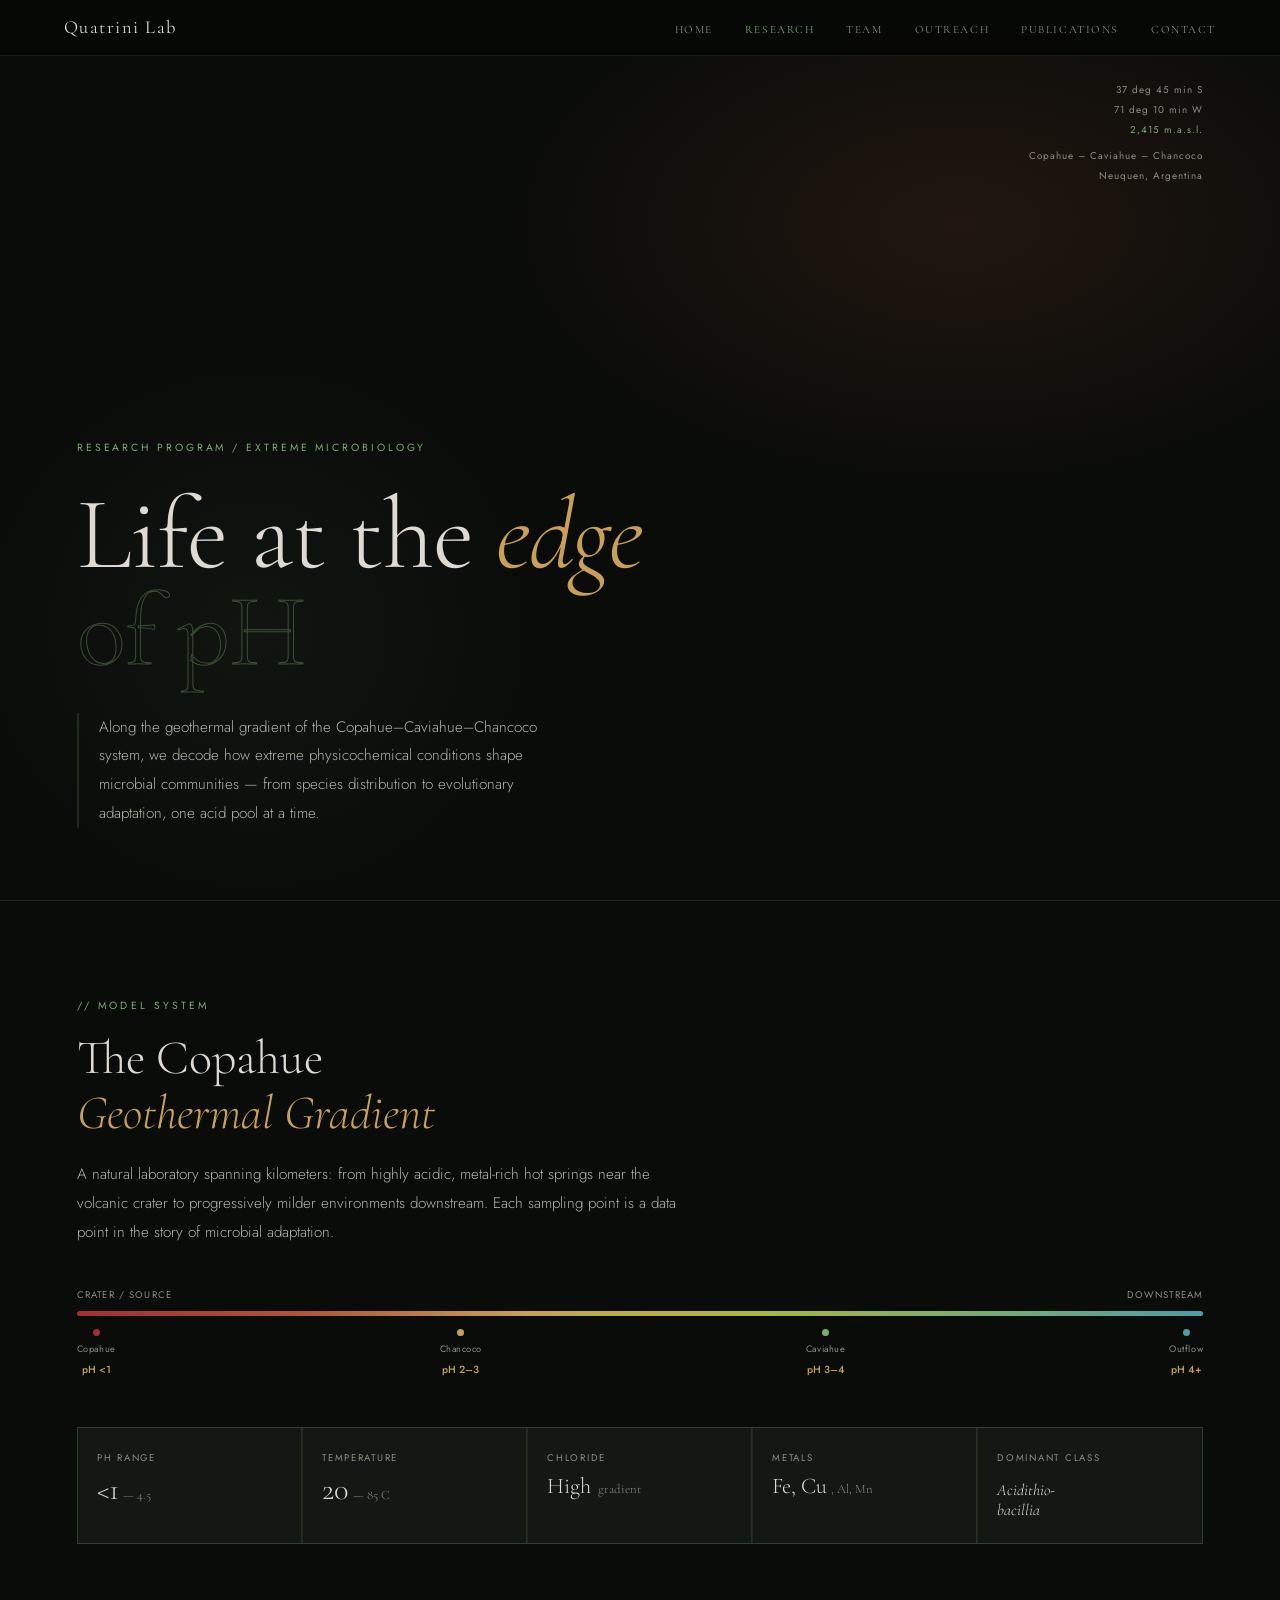
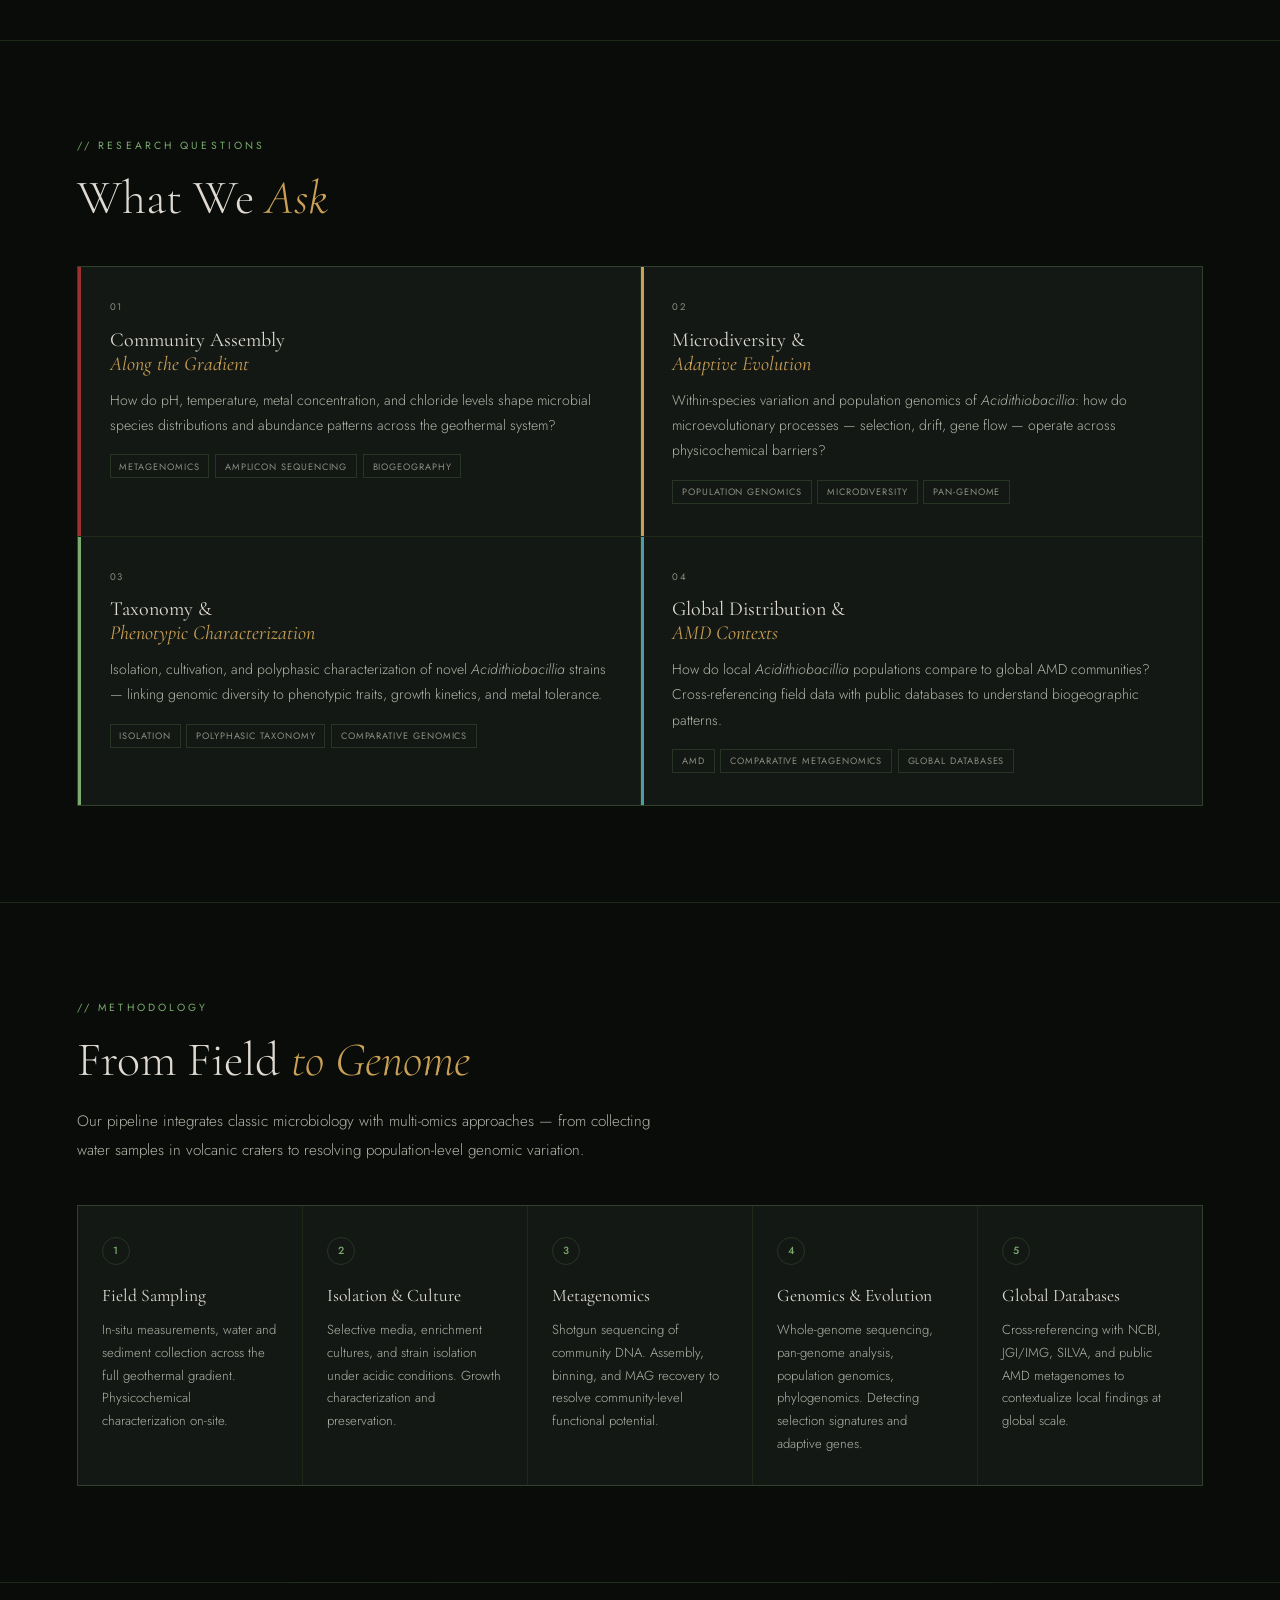
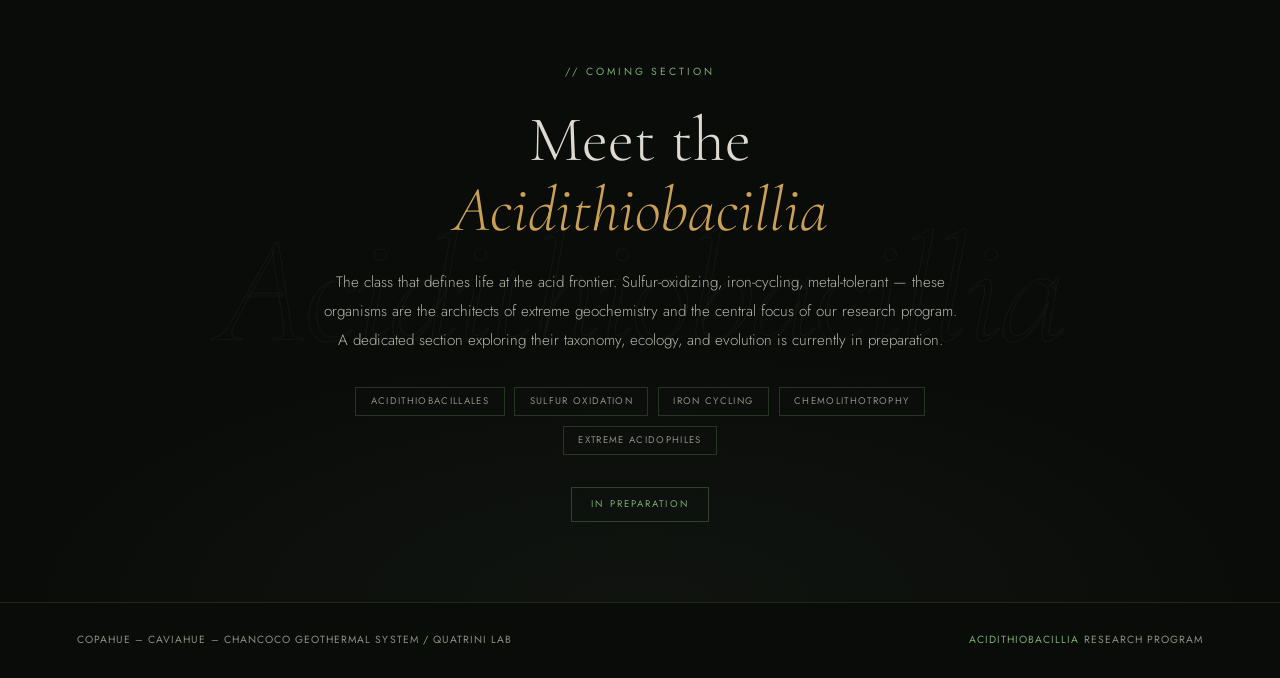
<file: notused/research.html>
<!DOCTYPE html>
<html lang="en">
<head>
<meta charset="UTF-8" />
<meta name="viewport" content="width=device-width, initial-scale=1.0"/>
<title>Research — Quatrini Lab</title>
<link href="https://fonts.googleapis.com/css2?family=Cormorant+Garamond:ital,wght@0,300;0,400;0,600;1,300;1,400&family=Jost:wght@200;300;400;500;600&display=swap" rel="stylesheet"/>
<style>
*, *::before, *::after { box-sizing: border-box; margin: 0; padding: 0; }

:root {
  --black:      #0a0c0a;
  --deep:       #0f120f;
  --surface:    #141814;
  --sage:       #7aac6e;
  --amber:      #c9a055;
  --rust:       #b05535;
  --border:     rgba(122,172,110,0.18);
  --border-mid: rgba(201,160,85,0.18);
  --text-main:  #dedad2;
  --text-muted: #8a8f82;
  --text-soft:  #b0b5a8;
}

html { scroll-behavior: smooth; }

body {
  background: var(--black);
  color: var(--text-main);
  font-family: 'Jost', sans-serif;
  font-weight: 300;
  font-size: 16px;
  line-height: 1.7;
  overflow-x: hidden;
}

/* ── NAV ── */
.site-nav {
  position: fixed;
  top: 0; left: 0; right: 0;
  z-index: 100;
  background: rgba(6,9,6,0.88);
  backdrop-filter: blur(10px);
  border-bottom: 1px solid rgba(122,172,110,0.12);
  display: flex;
  align-items: center;
  justify-content: space-between;
  padding: 0 5vw;
  height: 56px;
}

.nav-logo {
  font-family: 'Cormorant Garamond', serif;
  font-weight: 400;
  font-size: 1.15rem;
  letter-spacing: 0.08em;
  color: var(--text-main);
  text-decoration: none;
}

.nav-links {
  display: flex;
  gap: 2rem;
  list-style: none;
}

.nav-links a {
  font-family: 'Cormorant Garamond', serif;
  font-weight: 400;
  font-size: 0.7rem;
  letter-spacing: 0.14em;
  text-transform: uppercase;
  color: var(--text-muted);
  text-decoration: none;
  transition: color 0.2s;
}

.nav-links a:hover,
.nav-links a.active {
  color: var(--sage);
}

/* ── SHARED LAYOUT ── */
.page-section {
  padding: 6rem 6vw;
  border-top: 1px solid var(--border);
  position: relative;
}

.section-tag {
  font-family: 'Jost', sans-serif;
  font-size: 0.65rem;
  font-weight: 400;
  letter-spacing: 0.3em;
  text-transform: uppercase;
  color: var(--sage);
  margin-bottom: 1rem;
}

.section-title {
  font-family: 'Cormorant Garamond', serif;
  font-size: clamp(2rem, 4vw, 3rem);
  font-weight: 300;
  line-height: 1.15;
  margin-bottom: 1.2rem;
  color: var(--text-main);
}

.section-title em {
  font-style: italic;
  color: var(--amber);
}

.section-body {
  font-size: 0.95rem;
  line-height: 1.9;
  color: var(--text-soft);
  max-width: 600px;
}

/* ── HERO ── */
.hero {
  min-height: 100vh;
  padding-top: 56px;
  display: flex;
  flex-direction: column;
  justify-content: flex-end;
  padding-bottom: 8vh;
  padding-left: 6vw;
  padding-right: 6vw;
  position: relative;
  overflow: hidden;
  border-top: none;
}

.hero-bg {
  position: absolute;
  inset: 0;
  background:
    radial-gradient(ellipse 55% 45% at 75% 25%, rgba(176,85,53,0.14) 0%, transparent 65%),
    radial-gradient(ellipse 40% 55% at 20% 70%, rgba(122,172,110,0.06) 0%, transparent 55%),
    var(--black);
  z-index: 0;
}

.hero-label {
  font-family: 'Jost', sans-serif;
  font-size: 0.65rem;
  font-weight: 400;
  letter-spacing: 0.28em;
  color: var(--sage);
  text-transform: uppercase;
  margin-bottom: 1.8rem;
  position: relative;
  z-index: 2;
}

.hero-title {
  font-family: 'Cormorant Garamond', serif;
  font-size: clamp(3rem, 8vw, 7rem);
  font-weight: 300;
  line-height: 0.95;
  letter-spacing: -0.01em;
  position: relative;
  z-index: 2;
  color: var(--text-main);
}

.hero-title em {
  font-style: italic;
  color: var(--amber);
}

.hero-title .outline {
  -webkit-text-stroke: 1px rgba(122,172,110,0.4);
  color: transparent;
  display: block;
}

.hero-sub {
  margin-top: 2rem;
  max-width: 500px;
  font-size: 0.95rem;
  line-height: 1.9;
  color: var(--text-soft);
  position: relative;
  z-index: 2;
  border-left: 2px solid var(--border);
  padding-left: 1.25rem;
}

.hero-coords {
  position: absolute;
  top: 80px;
  right: 6vw;
  font-family: 'Jost', sans-serif;
  font-size: 0.62rem;
  font-weight: 400;
  color: var(--text-muted);
  letter-spacing: 0.1em;
  text-align: right;
  z-index: 2;
  line-height: 2;
}

.hero-coords .hi { color: var(--sage); }

/* ── GRADIENT BAR ── */
.gradient-bar-track {
  height: 5px;
  width: 100%;
  border-radius: 3px;
  background: linear-gradient(
    to right,
    #a03030 0%,
    #b05535 20%,
    #c9a055 40%,
    #a8b840 60%,
    #7aac6e 80%,
    #4a9ea8 100%
  );
  margin-bottom: 0.6rem;
}

.gradient-labels {
  display: flex;
  justify-content: space-between;
  font-family: 'Jost', sans-serif;
  font-size: 0.6rem;
  font-weight: 400;
  color: var(--text-muted);
  letter-spacing: 0.12em;
  text-transform: uppercase;
  margin-bottom: 0.5rem;
}

.gradient-markers {
  display: flex;
  justify-content: space-between;
  margin-top: 0.8rem;
}

.marker { display: flex; flex-direction: column; align-items: center; gap: 0.3rem; }

.marker-dot {
  width: 7px; height: 7px;
  border-radius: 50%;
}

.marker-name {
  font-family: 'Jost', sans-serif;
  font-size: 0.58rem;
  font-weight: 400;
  color: var(--text-muted);
  letter-spacing: 0.06em;
}

.marker-ph {
  font-family: 'Jost', sans-serif;
  font-size: 0.65rem;
  font-weight: 500;
  color: var(--amber);
}

/* ── PARAM GRID ── */
.param-grid {
  display: grid;
  grid-template-columns: repeat(auto-fit, minmax(140px, 1fr));
  gap: 1px;
  background: var(--border);
  margin-top: 3rem;
  border: 1px solid var(--border);
}

.param-cell {
  background: var(--surface);
  padding: 1.4rem 1.2rem;
  border-right: 1px solid var(--border);
  transition: background 0.25s;
  position: relative;
}

.param-cell:last-child { border-right: none; }

.param-cell::after {
  content: '';
  position: absolute;
  bottom: 0; left: 0; right: 0;
  height: 2px;
  background: var(--cell-accent, var(--sage));
  transform: scaleX(0);
  transform-origin: left;
  transition: transform 0.3s ease;
}

.param-cell:hover { background: rgba(255,255,255,0.04); }
.param-cell:hover::after { transform: scaleX(1); }

.param-label {
  font-family: 'Jost', sans-serif;
  font-size: 0.6rem;
  font-weight: 400;
  letter-spacing: 0.18em;
  color: var(--text-muted);
  text-transform: uppercase;
  margin-bottom: 0.5rem;
}

.param-value {
  font-family: 'Cormorant Garamond', serif;
  font-size: 1.9rem;
  font-weight: 300;
  line-height: 1;
  color: var(--text-main);
}

.param-unit {
  font-size: 0.8rem;
  color: var(--text-muted);
  margin-left: 0.25rem;
}

/* ── RESEARCH QUESTIONS GRID ── */
.questions-grid {
  display: grid;
  grid-template-columns: repeat(2, 1fr);
  gap: 1px;
  background: var(--border);
  border: 1px solid var(--border);
  margin-top: 2.5rem;
}

@media (max-width: 700px) {
  .questions-grid { grid-template-columns: 1fr; }
}

.q-box {
  background: var(--surface);
  padding: 2rem 1.8rem;
  transition: background 0.25s;
  position: relative;
  border-left: 3px solid var(--q-color, var(--sage));
}

.q-box:hover { background: rgba(255,255,255,0.04); }

.q-num {
  font-family: 'Jost', sans-serif;
  font-size: 0.6rem;
  font-weight: 400;
  letter-spacing: 0.18em;
  color: var(--text-muted);
  margin-bottom: 0.75rem;
}

.q-title {
  font-family: 'Cormorant Garamond', serif;
  font-size: 1.25rem;
  font-weight: 400;
  line-height: 1.2;
  margin-bottom: 0.75rem;
  color: var(--text-main);
}

.q-title em {
  font-style: italic;
  color: var(--amber);
}

.q-body {
  font-size: 0.88rem;
  line-height: 1.8;
  color: var(--text-soft);
}

.q-tags {
  display: flex;
  flex-wrap: wrap;
  gap: 0.35rem;
  margin-top: 1rem;
}

.tag {
  font-family: 'Jost', sans-serif;
  font-size: 0.58rem;
  font-weight: 400;
  letter-spacing: 0.1em;
  padding: 0.2rem 0.55rem;
  border: 1px solid rgba(122,172,110,0.2);
  color: var(--text-muted);
  text-transform: uppercase;
  transition: border-color 0.2s, color 0.2s;
}

.q-box:hover .tag {
  border-color: rgba(122,172,110,0.4);
  color: var(--sage);
}

/* ── METHODS PIPELINE ── */
.pipeline-grid {
  display: grid;
  grid-template-columns: repeat(auto-fit, minmax(180px, 1fr));
  gap: 1px;
  background: var(--border);
  border: 1px solid var(--border);
  margin-top: 2.5rem;
}

.pipeline-step {
  background: var(--surface);
  padding: 1.8rem 1.5rem;
  transition: background 0.25s;
}

.pipeline-step:hover { background: rgba(255,255,255,0.04); }

.step-num-badge {
  display: inline-flex;
  align-items: center;
  justify-content: center;
  width: 28px; height: 28px;
  border: 1px solid var(--border);
  border-radius: 50%;
  font-family: 'Jost', sans-serif;
  font-size: 0.65rem;
  font-weight: 500;
  color: var(--sage);
  margin-bottom: 1rem;
}

.step-title {
  font-family: 'Cormorant Garamond', serif;
  font-size: 1.1rem;
  font-weight: 400;
  margin-bottom: 0.5rem;
  color: var(--text-main);
}

.step-desc {
  font-family: 'Jost', sans-serif;
  font-size: 0.82rem;
  font-weight: 300;
  line-height: 1.75;
  color: var(--text-soft);
}

/* ── MEET ACIDITHIOBACILLIA ── */
.aciditho-section {
  padding: 5rem 6vw;
  border-top: 1px solid var(--border);
  background: radial-gradient(ellipse 70% 60% at 50% 100%, rgba(122,172,110,0.05) 0%, transparent 70%);
  text-align: center;
  position: relative;
  overflow: hidden;
}

.aciditho-bg-text {
  position: absolute;
  top: 50%;
  left: 50%;
  transform: translate(-50%, -50%);
  font-family: 'Cormorant Garamond', serif;
  font-size: clamp(4rem, 12vw, 10rem);
  font-weight: 300;
  font-style: italic;
  color: transparent;
  -webkit-text-stroke: 1px rgba(122,172,110,0.07);
  white-space: nowrap;
  pointer-events: none;
  user-select: none;
  letter-spacing: -0.02em;
}

.aciditho-inner {
  position: relative;
  z-index: 2;
  max-width: 640px;
  margin: 0 auto;
}

.aciditho-label {
  font-family: 'Jost', sans-serif;
  font-size: 0.65rem;
  font-weight: 400;
  letter-spacing: 0.28em;
  text-transform: uppercase;
  color: var(--sage);
  margin-bottom: 1.5rem;
}

.aciditho-title {
  font-family: 'Cormorant Garamond', serif;
  font-size: clamp(2.4rem, 5vw, 4rem);
  font-weight: 300;
  line-height: 1.1;
  margin-bottom: 1.4rem;
}

.aciditho-title em {
  font-style: italic;
  color: var(--amber);
}

.aciditho-body {
  font-size: 0.95rem;
  line-height: 1.9;
  color: var(--text-soft);
  margin-bottom: 2rem;
}

.aciditho-badges {
  display: flex;
  justify-content: center;
  flex-wrap: wrap;
  gap: 0.6rem;
  margin-bottom: 2rem;
}

.aciditho-badge {
  font-family: 'Jost', sans-serif;
  font-size: 0.6rem;
  font-weight: 400;
  letter-spacing: 0.14em;
  text-transform: uppercase;
  padding: 0.35rem 0.9rem;
  border: 1px solid rgba(122,172,110,0.25);
  color: var(--text-muted);
}

.aciditho-status {
  display: inline-block;
  font-family: 'Jost', sans-serif;
  font-size: 0.6rem;
  font-weight: 400;
  letter-spacing: 0.22em;
  text-transform: uppercase;
  padding: 0.5rem 1.2rem;
  border: 1px solid rgba(122,172,110,0.3);
  color: var(--sage);
  animation: pulse 2.5s ease-in-out infinite;
}

@keyframes pulse {
  0%, 100% { opacity: 1; }
  50% { opacity: 0.45; }
}

/* ── FOOTER ── */
.page-footer {
  padding: 1.8rem 6vw;
  border-top: 1px solid var(--border);
  display: flex;
  justify-content: space-between;
  align-items: center;
  flex-wrap: wrap;
  gap: 1rem;
}

.footer-text {
  font-family: 'Jost', sans-serif;
  font-size: 0.65rem;
  font-weight: 400;
  color: var(--text-muted);
  letter-spacing: 0.1em;
  text-transform: uppercase;
}

.footer-text span { color: var(--sage); }

</style>
</head>
<body>

<!-- NAV -->
<nav class="site-nav">
  <a href="index.html" class="nav-logo">Quatrini Lab</a>
  <ul class="nav-links">
    <li><a href="index.html">Home</a></li>
    <li><a href="research.html" class="active">Research</a></li>
    <li><a href="team.html">Team</a></li>
    <li><a href="outreach.html">Outreach</a></li>
    <li><a href="publications.html">Publications</a></li>
    <li><a href="#contact">Contact</a></li>
  </ul>
</nav>

<!-- HERO -->
<section class="hero">
  <div class="hero-bg"></div>

  <div class="hero-coords">
    <div>37 deg 45 min S</div>
    <div>71 deg 10 min W</div>
    <div class="hi">2,415 m.a.s.l.</div>
    <div style="margin-top:0.4rem;">Copahue – Caviahue – Chancoco</div>
    <div>Neuquen, Argentina</div>
  </div>

  <div class="hero-label">Research Program / Extreme Microbiology</div>

  <h1 class="hero-title">
    <span>Life at the</span>
    <em>edge</em>
    <span class="outline">of pH</span>
  </h1>

  <p class="hero-sub">
    Along the geothermal gradient of the Copahue–Caviahue–Chancoco system,
    we decode how extreme physicochemical conditions shape microbial
    communities — from species distribution to evolutionary adaptation,
    one acid pool at a time.
  </p>
</section>

<!-- GRADIENT SECTION -->
<section class="page-section">
  <div class="section-tag">// model system</div>
  <h2 class="section-title">The Copahue<br><em>Geothermal Gradient</em></h2>
  <p class="section-body">
    A natural laboratory spanning kilometers: from highly acidic, metal-rich
    hot springs near the volcanic crater to progressively milder environments
    downstream. Each sampling point is a data point in the story of microbial
    adaptation.
  </p>

  <div style="margin-top:2.5rem;">
    <div class="gradient-labels">
      <span>Crater / Source</span>
      <span>Downstream</span>
    </div>
    <div class="gradient-bar-track"></div>
    <div class="gradient-markers">
      <div class="marker">
        <div class="marker-dot" style="background:#a03030;"></div>
        <span class="marker-name">Copahue</span>
        <span class="marker-ph">pH &lt;1</span>
      </div>
      <div class="marker">
        <div class="marker-dot" style="background:#c9a055;"></div>
        <span class="marker-name">Chancoco</span>
        <span class="marker-ph">pH 2–3</span>
      </div>
      <div class="marker">
        <div class="marker-dot" style="background:#7aac6e;"></div>
        <span class="marker-name">Caviahue</span>
        <span class="marker-ph">pH 3–4</span>
      </div>
      <div class="marker">
        <div class="marker-dot" style="background:#4a9ea8;"></div>
        <span class="marker-name">Outflow</span>
        <span class="marker-ph">pH 4+</span>
      </div>
    </div>
  </div>

  <div class="param-grid">
    <div class="param-cell" style="--cell-accent:#a03030;">
      <div class="param-label">pH range</div>
      <div class="param-value">&lt;1<span class="param-unit">— 4.5</span></div>
    </div>
    <div class="param-cell" style="--cell-accent:#c9a055;">
      <div class="param-label">Temperature</div>
      <div class="param-value">20<span class="param-unit">— 85 C</span></div>
    </div>
    <div class="param-cell" style="--cell-accent:#b09030;">
      <div class="param-label">Chloride</div>
      <div class="param-value" style="font-size:1.4rem;">High<span class="param-unit"> gradient</span></div>
    </div>
    <div class="param-cell" style="--cell-accent:#7aac6e;">
      <div class="param-label">Metals</div>
      <div class="param-value" style="font-size:1.4rem;">Fe, Cu<span class="param-unit">, Al, Mn</span></div>
    </div>
    <div class="param-cell" style="--cell-accent:#4a9ea8;">
      <div class="param-label">Dominant class</div>
      <div class="param-value" style="font-size:1rem;line-height:1.3;font-style:italic;padding-top:0.3rem;">Acidithio-<br>bacillia</div>
    </div>
  </div>
</section>

<!-- RESEARCH QUESTIONS -->
<section class="page-section">
  <div class="section-tag">// research questions</div>
  <h2 class="section-title">What We <em>Ask</em></h2>

  <div class="questions-grid">

    <div class="q-box" style="--q-color:#a03030;">
      <div class="q-num">01</div>
      <div class="q-title">Community Assembly<br><em>Along the Gradient</em></div>
      <p class="q-body">How do pH, temperature, metal concentration, and chloride levels shape microbial species distributions and abundance patterns across the geothermal system?</p>
      <div class="q-tags">
        <span class="tag">Metagenomics</span>
        <span class="tag">Amplicon Sequencing</span>
        <span class="tag">Biogeography</span>
      </div>
    </div>

    <div class="q-box" style="--q-color:#c9a055;">
      <div class="q-num">02</div>
      <div class="q-title">Microdiversity &amp;<br><em>Adaptive Evolution</em></div>
      <p class="q-body">Within-species variation and population genomics of <em>Acidithiobacillia</em>: how do microevolutionary processes — selection, drift, gene flow — operate across physicochemical barriers?</p>
      <div class="q-tags">
        <span class="tag">Population Genomics</span>
        <span class="tag">Microdiversity</span>
        <span class="tag">Pan-genome</span>
      </div>
    </div>

    <div class="q-box" style="--q-color:#7aac6e;">
      <div class="q-num">03</div>
      <div class="q-title">Taxonomy &amp;<br><em>Phenotypic Characterization</em></div>
      <p class="q-body">Isolation, cultivation, and polyphasic characterization of novel <em>Acidithiobacillia</em> strains — linking genomic diversity to phenotypic traits, growth kinetics, and metal tolerance.</p>
      <div class="q-tags">
        <span class="tag">Isolation</span>
        <span class="tag">Polyphasic Taxonomy</span>
        <span class="tag">Comparative Genomics</span>
      </div>
    </div>

    <div class="q-box" style="--q-color:#4a9ea8;">
      <div class="q-num">04</div>
      <div class="q-title">Global Distribution &amp;<br><em>AMD Contexts</em></div>
      <p class="q-body">How do local <em>Acidithiobacillia</em> populations compare to global AMD communities? Cross-referencing field data with public databases to understand biogeographic patterns.</p>
      <div class="q-tags">
        <span class="tag">AMD</span>
        <span class="tag">Comparative Metagenomics</span>
        <span class="tag">Global Databases</span>
      </div>
    </div>

  </div>
</section>

<!-- METHODS -->
<section class="page-section">
  <div class="section-tag">// methodology</div>
  <h2 class="section-title">From Field <em>to Genome</em></h2>
  <p class="section-body">
    Our pipeline integrates classic microbiology with multi-omics approaches —
    from collecting water samples in volcanic craters to resolving
    population-level genomic variation.
  </p>

  <div class="pipeline-grid">

    <div class="pipeline-step">
      <div class="step-num-badge">1</div>
      <div class="step-title">Field Sampling</div>
      <p class="step-desc">In-situ measurements, water and sediment collection across the full geothermal gradient. Physicochemical characterization on-site.</p>
    </div>

    <div class="pipeline-step">
      <div class="step-num-badge">2</div>
      <div class="step-title">Isolation &amp; Culture</div>
      <p class="step-desc">Selective media, enrichment cultures, and strain isolation under acidic conditions. Growth characterization and preservation.</p>
    </div>

    <div class="pipeline-step">
      <div class="step-num-badge">3</div>
      <div class="step-title">Metagenomics</div>
      <p class="step-desc">Shotgun sequencing of community DNA. Assembly, binning, and MAG recovery to resolve community-level functional potential.</p>
    </div>

    <div class="pipeline-step">
      <div class="step-num-badge">4</div>
      <div class="step-title">Genomics &amp; Evolution</div>
      <p class="step-desc">Whole-genome sequencing, pan-genome analysis, population genomics, phylogenomics. Detecting selection signatures and adaptive genes.</p>
    </div>

    <div class="pipeline-step">
      <div class="step-num-badge">5</div>
      <div class="step-title">Global Databases</div>
      <p class="step-desc">Cross-referencing with NCBI, JGI/IMG, SILVA, and public AMD metagenomes to contextualize local findings at global scale.</p>
    </div>

  </div>
</section>

<!-- MEET ACIDITHIOBACILLIA -->
<section class="aciditho-section">
  <div class="aciditho-bg-text">Acidithiobacillia</div>
  <div class="aciditho-inner">
    <div class="aciditho-label">// coming section</div>
    <h2 class="aciditho-title">Meet the<br><em>Acidithiobacillia</em></h2>
    <p class="aciditho-body">
      The class that defines life at the acid frontier. Sulfur-oxidizing,
      iron-cycling, metal-tolerant — these organisms are the architects of
      extreme geochemistry and the central focus of our research program.
      A dedicated section exploring their taxonomy, ecology, and evolution
      is currently in preparation.
    </p>
    <div class="aciditho-badges">
      <span class="aciditho-badge">Acidithiobacillales</span>
      <span class="aciditho-badge">Sulfur oxidation</span>
      <span class="aciditho-badge">Iron cycling</span>
      <span class="aciditho-badge">Chemolithotrophy</span>
      <span class="aciditho-badge">Extreme acidophiles</span>
    </div>
    <div class="aciditho-status">In preparation</div>
  </div>
</section>

<!-- FOOTER -->
<footer class="page-footer">
  <div class="footer-text">
    Copahue – Caviahue – Chancoco Geothermal System
    <span> / </span> Quatrini Lab
  </div>
  <div class="footer-text">
    <span>Acidithiobacillia</span> Research Program
  </div>
</footer>

</body>
</html>
</file>
